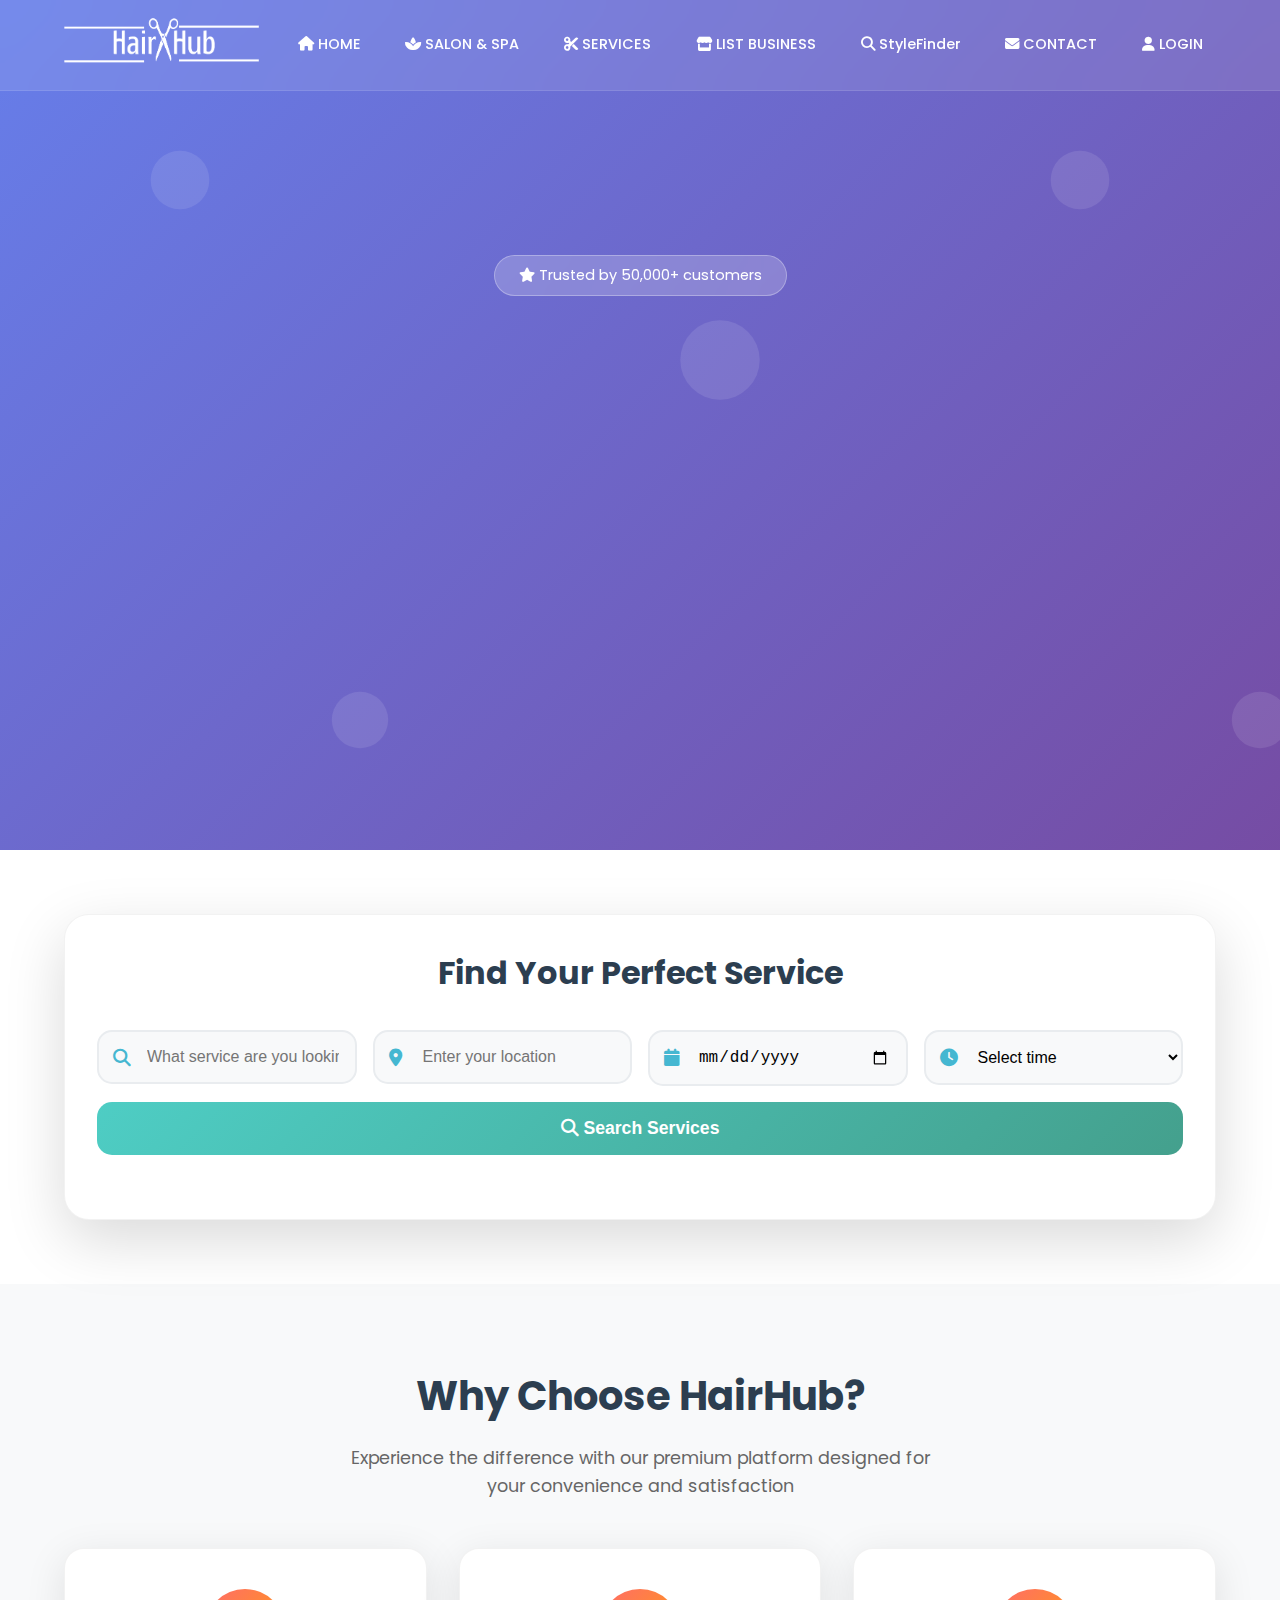
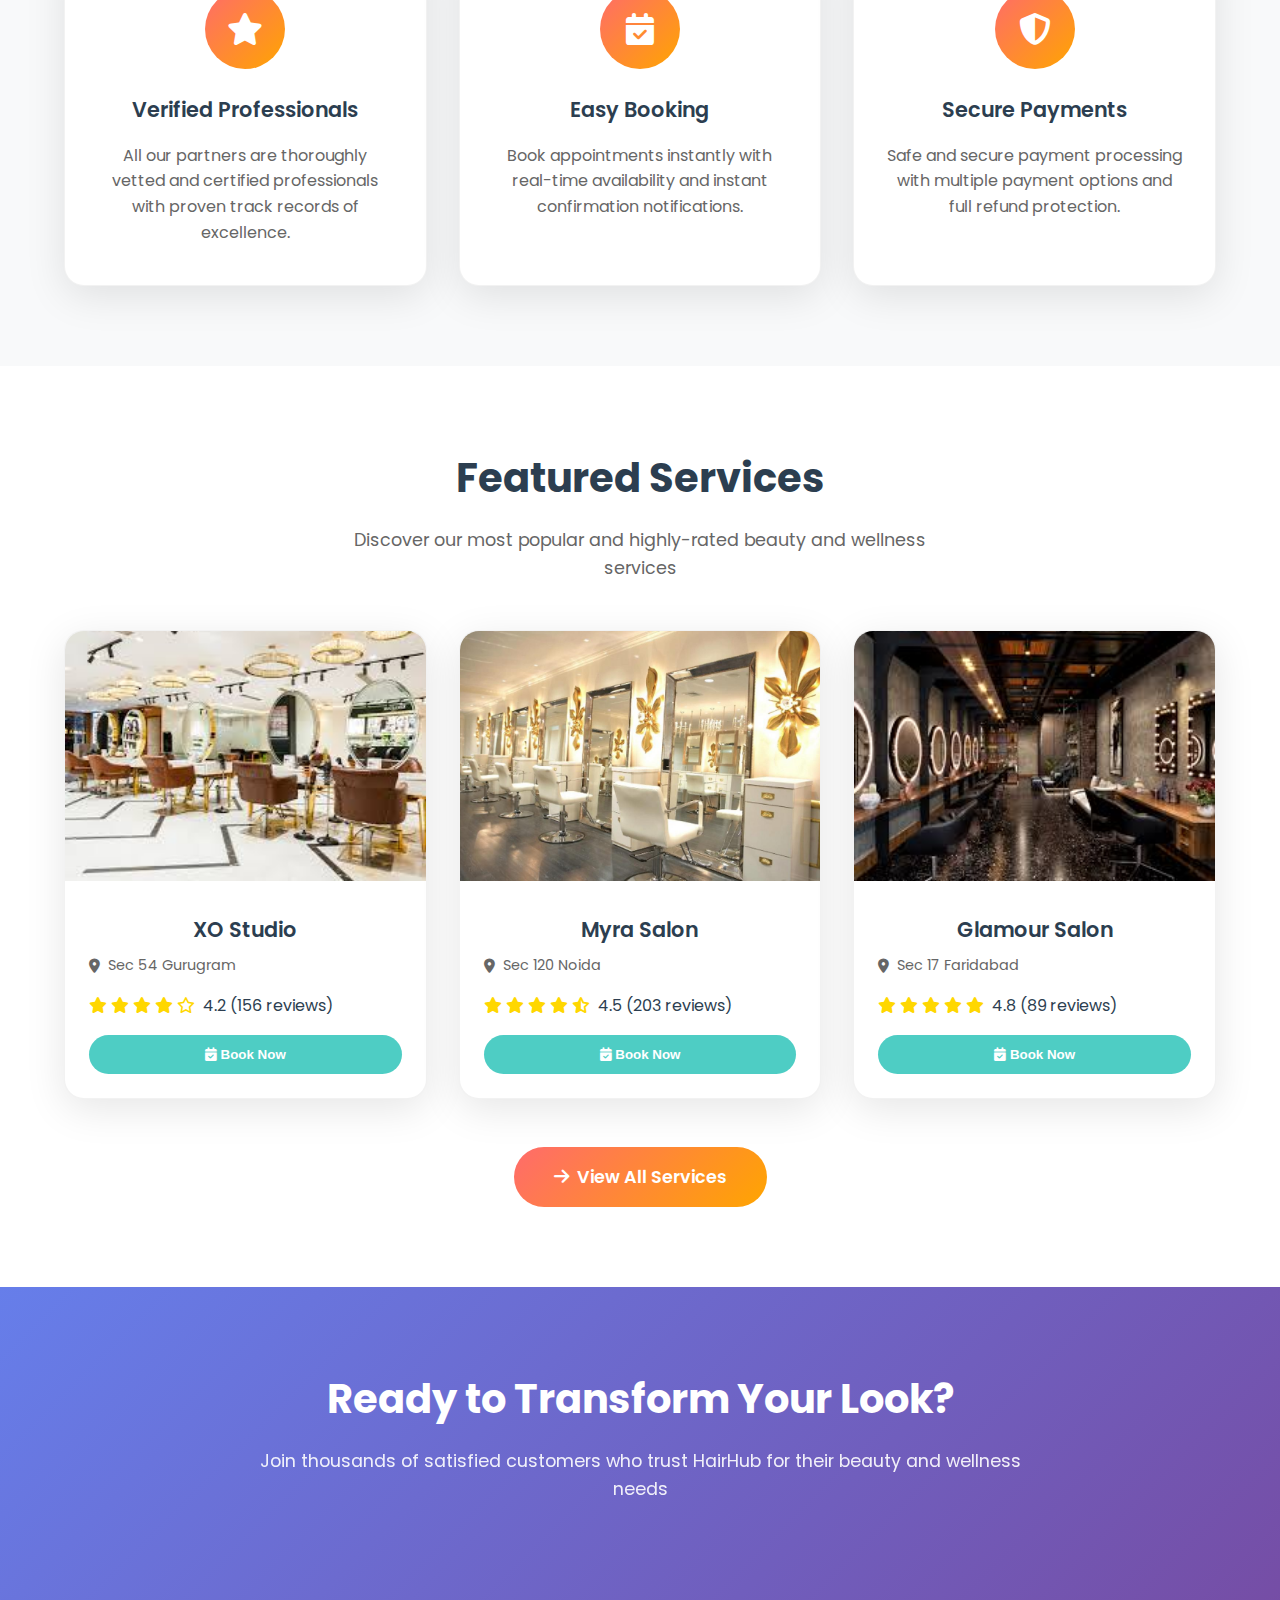
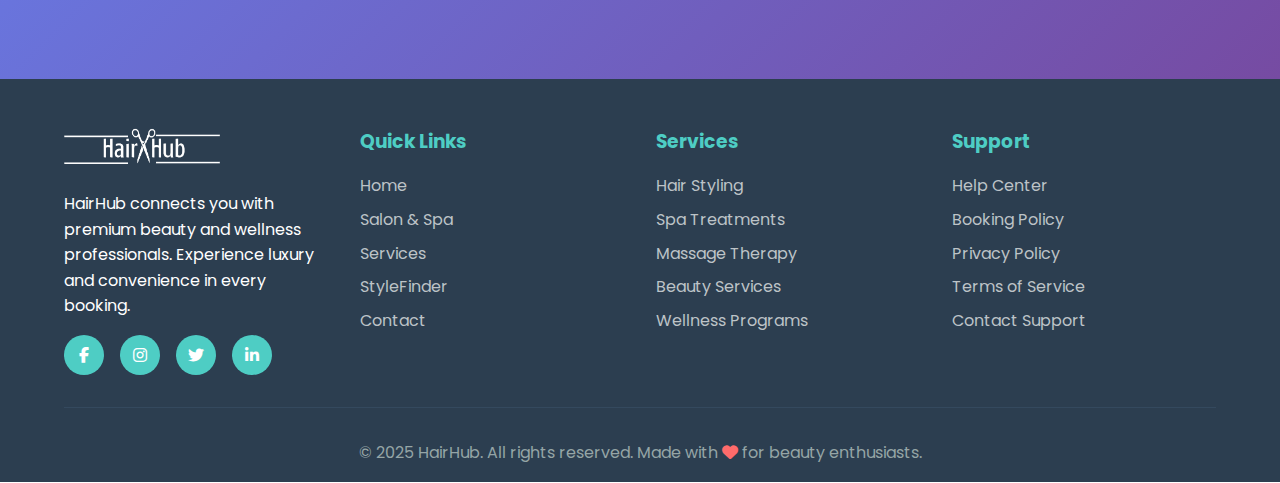
<file: index.html>
<!DOCTYPE html>
<html lang="en">

<head>
    <meta charset="UTF-8">
    <meta name="viewport" content="width=device-width, initial-scale=1.0">
    <title>HairHub - Book Premium Beauty & Wellness Services</title>
    <link href="https://fonts.googleapis.com/css2?family=Poppins:wght@300;400;500;600;700;800&display=swap" rel="stylesheet">
    <link rel="stylesheet" href="https://cdnjs.cloudflare.com/ajax/libs/font-awesome/6.4.0/css/all.min.css">
    <style>
        * {
            margin: 0;
            padding: 0;
            box-sizing: border-box;
        }

        :root {
            --primary: #ff6b6b;
            --secondary: #4ecdc4;
            --accent: #45b7d1;
            --dark: #2c3e50;
            --light: #f8f9fa;
            --gradient-1: linear-gradient(135deg, #667eea 0%, #764ba2 100%);
            --gradient-2: linear-gradient(135deg, #ff6b6b 0%, #ffa500 100%);
            --gradient-3: linear-gradient(135deg, #4ecdc4 0%, #44a08d 100%);
            --shadow: 0 10px 40px rgba(0,0,0,0.1);
            --shadow-hover: 0 20px 60px rgba(0,0,0,0.15);
        }

        body {
            font-family: 'Poppins', sans-serif;
            line-height: 1.6;
            color: var(--dark);
            overflow-x: hidden;
        }

        /* Animated Background */
        .animated-bg {
            position: fixed;
            top: 0;
            left: 0;
            width: 100%;
            height: 100%;
            background: var(--gradient-1);
            z-index: -2;
        }

        .animated-bg::before {
            content: '';
            position: absolute;
            top: 0;
            left: 0;
            width: 100%;
            height: 100%;
            background: url('data:image/svg+xml,<svg xmlns="http://www.w3.org/2000/svg" viewBox="0 0 100 100"><circle cx="20" cy="20" r="2" fill="rgba(255,255,255,0.1)"><animate attributeName="r" values="2;4;2" dur="3s" repeatCount="indefinite"/></circle><circle cx="80" cy="40" r="3" fill="rgba(255,255,255,0.1)"><animate attributeName="r" values="3;6;3" dur="4s" repeatCount="indefinite"/></circle><circle cx="40" cy="80" r="2" fill="rgba(255,255,255,0.1)"><animate attributeName="r" values="2;5;2" dur="5s" repeatCount="indefinite"/></circle></svg>');
            animation: float 20s ease-in-out infinite;
        }

        @keyframes float {
            0%, 100% { transform: translateY(0px) rotate(0deg); }
            50% { transform: translateY(-20px) rotate(180deg); }
        }

        /* Header */
        .header {
            position: fixed;
            top: 0;
            left: 0;
            right: 0;
            z-index: 1000;
            background: rgba(255,255,255,0.1);
            backdrop-filter: blur(20px);
            padding: 1rem 0;
            transition: all 0.3s ease;
            border-bottom: 1px solid rgba(255,255,255,0.1);
        }

        .header.scrolled {
            background: rgba(255,255,255,0.95);
            backdrop-filter: blur(25px);
            box-shadow: 0 2px 30px rgba(0,0,0,0.1);
        }

        .header.scrolled nav a {
            color: var(--dark);
        }

        .header.scrolled .logo {
            filter: brightness(1) invert(0);
        }

        nav {
            display: flex;
            justify-content: space-between;
            align-items: center;
            padding: 0 5%;
            max-width: 1400px;
            margin: 0 auto;
        }

        .logo {
            height: 50px;
            filter: brightness(0) invert(1);
            transition: all 0.3s ease;
        }

        .logo:hover {
            transform: scale(1.05);
        }

        .nav-links {
            display: flex;
            list-style: none;
            gap: 1.2rem;
        }

        .nav-links a {
            color: white;
            text-decoration: none;
            font-weight: 500;
            padding: 0.5rem 0.8rem;
            border-radius: 25px;
            transition: all 0.3s ease;
            position: relative;
            font-size: 0.9rem;
            white-space: nowrap;
        }

        .nav-links a:hover {
            background: rgba(255,255,255,0.2);
            transform: translateY(-2px);
        }

        .hamburger {
            display: none;
            flex-direction: column;
            cursor: pointer;
            gap: 4px;
        }

        .hamburger span {
            width: 25px;
            height: 3px;
            background: white;
            transition: 0.3s;
            border-radius: 2px;
        }

        /* Hero Section */
        .hero {
            min-height: 100vh;
            display: flex;
            align-items: center;
            justify-content: center;
            text-align: center;
            padding: 120px 5% 80px;
            position: relative;
        }

        .hero-content {
            max-width: 800px;
            color: white;
        }

        .hero-badge {
            display: inline-block;
            background: rgba(255,255,255,0.2);
            backdrop-filter: blur(10px);
            padding: 0.5rem 1.5rem;
            border-radius: 50px;
            font-size: 0.9rem;
            margin-bottom: 2rem;
            border: 1px solid rgba(255,255,255,0.3);
            animation: slideUp 1s ease forwards;
        }

        .hero-title {
            font-size: 4rem;
            font-weight: 800;
            margin-bottom: 1.5rem;
            line-height: 1.2;
            opacity: 0;
            animation: slideUp 1s ease 0.2s forwards;
        }

        .hero-subtitle {
            font-size: 1.3rem;
            margin-bottom: 3rem;
            opacity: 0.9;
            line-height: 1.6;
            opacity: 0;
            animation: slideUp 1s ease 0.4s forwards;
        }

        .hero-cta {
            display: flex;
            gap: 1rem;
            justify-content: center;
            flex-wrap: wrap;
            opacity: 0;
            animation: slideUp 1s ease 0.6s forwards;
        }

        .cta-btn {
            padding: 1rem 2.5rem;
            border: none;
            border-radius: 50px;
            font-size: 1.1rem;
            font-weight: 600;
            cursor: pointer;
            transition: all 0.3s ease;
            text-decoration: none;
            display: inline-flex;
            align-items: center;
            gap: 0.5rem;
        }

        .cta-primary {
            background: var(--gradient-2);
            color: white;
        }

        .cta-primary:hover {
            transform: translateY(-3px);
            box-shadow: 0 15px 40px rgba(255,107,107,0.4);
        }

        .cta-secondary {
            background: rgba(255,255,255,0.2);
            color: white;
            border: 2px solid rgba(255,255,255,0.3);
        }

        .cta-secondary:hover {
            background: rgba(255,255,255,0.3);
            transform: translateY(-3px);
        }

        /* Search Section */
        .search-section {
            background: white;
            padding: 4rem 5%;
            margin-top: -50px;
            position: relative;
            z-index: 10;
        }

        .search-container {
            max-width: 1200px;
            margin: 0 auto;
            background: white;
            padding: 2rem;
            border-radius: 25px;
            box-shadow: var(--shadow-hover);
            border: 1px solid rgba(0,0,0,0.05);
        }

        .search-title {
            text-align: center;
            font-size: 2rem;
            margin-bottom: 2rem;
            color: var(--dark);
        }

        .search-form {
            display: grid;
            grid-template-columns: repeat(auto-fit, minmax(250px, 1fr));
            gap: 1rem;
            margin-bottom: 2rem;
        }

        .search-field {
            position: relative;
        }

        .search-field i {
            position: absolute;
            left: 1rem;
            top: 50%;
            transform: translateY(-50%);
            color: var(--accent);
            font-size: 1.1rem;
        }

        .search-field input, .search-field select {
            width: 100%;
            padding: 1rem 1rem 1rem 3rem;
            border: 2px solid #e9ecef;
            border-radius: 15px;
            font-size: 1rem;
            transition: all 0.3s ease;
            background: #f8f9fa;
        }

        .search-field input:focus, .search-field select:focus {
            border-color: var(--accent);
            background: white;
            box-shadow: 0 0 20px rgba(69,183,209,0.2);
            outline: none;
        }

        .search-btn {
            grid-column: 1 / -1;
            background: var(--gradient-3);
            color: white;
            border: none;
            padding: 1rem 2rem;
            border-radius: 15px;
            font-size: 1.1rem;
            font-weight: 600;
            cursor: pointer;
            transition: all 0.3s ease;
        }

        .search-btn:hover {
            transform: translateY(-2px);
            box-shadow: 0 10px 30px rgba(78,205,196,0.4);
        }

        /* Features Section */
        .features {
            padding: 5rem 5%;
            background: var(--light);
        }

        .features-container {
            max-width: 1200px;
            margin: 0 auto;
            text-align: center;
        }

        .section-title {
            font-size: 2.5rem;
            margin-bottom: 1rem;
            color: var(--dark);
        }

        .section-subtitle {
            font-size: 1.1rem;
            color: #666;
            margin-bottom: 3rem;
            max-width: 600px;
            margin-left: auto;
            margin-right: auto;
        }

        .features-grid {
            display: grid;
            grid-template-columns: repeat(auto-fit, minmax(300px, 1fr));
            gap: 2rem;
        }

        .feature-card {
            background: white;
            padding: 2.5rem 2rem;
            border-radius: 20px;
            box-shadow: var(--shadow);
            transition: all 0.3s ease;
            border: 1px solid rgba(0,0,0,0.05);
        }

        .feature-card:hover {
            transform: translateY(-10px);
            box-shadow: var(--shadow-hover);
        }

        .feature-icon {
            width: 80px;
            height: 80px;
            background: var(--gradient-2);
            border-radius: 50%;
            display: flex;
            align-items: center;
            justify-content: center;
            margin: 0 auto 1.5rem;
            font-size: 2rem;
            color: white;
        }

        .feature-title {
            font-size: 1.3rem;
            font-weight: 600;
            margin-bottom: 1rem;
            color: var(--dark);
        }

        .feature-desc {
            color: #666;
            line-height: 1.6;
        }

        /* Services Preview */
        .services-preview {
            padding: 5rem 5%;
            background: white;
        }

        .services-container {
            max-width: 1400px;
            margin: 0 auto;
            text-align: center;
        }

        .services-grid {
            display: grid;
            grid-template-columns: repeat(auto-fit, minmax(350px, 1fr));
            gap: 2rem;
            margin-bottom: 3rem;
        }

        .service-card {
            background: white;
            border-radius: 20px;
            overflow: hidden;
            box-shadow: var(--shadow);
            transition: all 0.3s ease;
            border: 1px solid rgba(0,0,0,0.05);
        }

        .service-card:hover {
            transform: translateY(-10px);
            box-shadow: var(--shadow-hover);
        }

        .service-image {
            width: 100%;
            height: 250px;
            object-fit: cover;
            transition: transform 0.3s ease;
        }

        .service-card:hover .service-image {
            transform: scale(1.05);
        }

        .service-info {
            padding: 1.5rem;
        }

        .service-name {
            font-size: 1.3rem;
            font-weight: 600;
            margin-bottom: 0.5rem;
            color: var(--dark);
        }

        .service-location {
            color: #666;
            font-size: 0.9rem;
            margin-bottom: 1rem;
            display: flex;
            align-items: center;
            gap: 0.5rem;
        }

        .service-rating {
            display: flex;
            align-items: center;
            gap: 0.5rem;
            margin-bottom: 1rem;
        }

        .stars {
            color: #ffd700;
        }

        .book-btn {
            background: var(--secondary);
            color: white;
            border: none;
            padding: 0.75rem 1.5rem;
            border-radius: 25px;
            cursor: pointer;
            font-weight: 600;
            transition: all 0.3s ease;
            width: 100%;
        }

        .book-btn:hover {
            background: #45a49a;
            transform: translateY(-2px);
        }

        /* CTA Section */
        .cta-section {
            background: var(--gradient-1);
            padding: 5rem 5%;
            text-align: center;
            color: white;
        }

        .cta-content {
            max-width: 800px;
            margin: 0 auto;
        }

        .cta-title {
            font-size: 2.5rem;
            margin-bottom: 1rem;
            font-weight: 700;
        }

        .cta-desc {
            font-size: 1.1rem;
            margin-bottom: 2rem;
            opacity: 0.9;
        }

        /* Footer */
        .footer {
            background: var(--dark);
            color: white;
            padding: 3rem 5% 1rem;
        }

        .footer-content {
            display: grid;
            grid-template-columns: repeat(auto-fit, minmax(250px, 1fr));
            gap: 2rem;
            max-width: 1200px;
            margin: 0 auto;
        }

        .footer-section h3 {
            margin-bottom: 1rem;
            color: var(--secondary);
        }

        .footer-links {
            list-style: none;
        }

        .footer-links li {
            margin-bottom: 0.5rem;
        }

        .footer-links a {
            color: #bdc3c7;
            text-decoration: none;
            transition: color 0.3s ease;
        }

        .footer-links a:hover {
            color: var(--secondary);
        }

        .social-links {
            display: flex;
            gap: 1rem;
            margin-top: 1rem;
        }

        .social-link {
            width: 40px;
            height: 40px;
            background: var(--secondary);
            border-radius: 50%;
            display: flex;
            align-items: center;
            justify-content: center;
            color: white;
            transition: all 0.3s ease;
            text-decoration: none;
        }

        .social-link:hover {
            transform: translateY(-2px);
            background: var(--primary);
        }

        .footer-bottom {
            text-align: center;
            margin-top: 2rem;
            padding-top: 2rem;
            border-top: 1px solid #34495e;
            color: #95a5a6;
        }

        /* Animations */
        @keyframes slideUp {
            from {
                opacity: 0;
                transform: translateY(30px);
            }
            to {
                opacity: 1;
                transform: translateY(0);
            }
        }

        /* Responsive */
        @media (max-width: 768px) {
            .hamburger {
                display: flex;
            }

            .nav-links {
                position: fixed;
                top: 80px;
                right: -100%;
                width: 100%;
                height: calc(100vh - 80px);
                background: var(--gradient-1);
                flex-direction: column;
                justify-content: flex-start;
                align-items: center;
                padding-top: 2rem;
                transition: right 0.3s ease;
            }

            .nav-links.active {
                right: 0;
            }

            .hero-title {
                font-size: 2.5rem;
            }

            .hero-cta {
                flex-direction: column;
                align-items: center;
            }

            .search-form {
                grid-template-columns: 1fr;
            }

            .features-grid,
            .services-grid {
                grid-template-columns: 1fr;
            }
        }
    </style>
</head>

<body>
    <div class="animated-bg"></div>

    <!-- Header -->
    <header class="header" id="header">
        <nav>
            <a href="index.html">
                <img src="images/logo web.png" class="logo" alt="HairHub">
            </a>
            <div class="nav-links" id="navLinks">
                <a href="index.html"><i class="fas fa-home"></i> HOME</a>
                <a href="Salon.html"><i class="fas fa-spa"></i> SALON & SPA</a>
                <a href="Services.html"><i class="fas fa-cut"></i> SERVICES</a>
                <a href="List Your Business.html"><i class="fas fa-store"></i> LIST BUSINESS</a>
                <a href="StyleFinder.html"><i class="fas fa-search"></i> StyleFinder</a>
                <a href="contact.html"><i class="fas fa-envelope"></i> CONTACT</a>
                <a href="Login.html"><i class="fas fa-user"></i> LOGIN</a>
            </div>
            <div class="hamburger" id="hamburger" onclick="toggleMenu()">
                <span></span>
                <span></span>
                <span></span>
            </div>
        </nav>
    </header>

    <!-- Hero Section -->
    <section class="hero">
        <div class="hero-content">
            <div class="hero-badge">
                <i class="fas fa-star"></i> Trusted by 50,000+ customers
            </div>
            <h1 class="hero-title">Your Beauty Journey Starts Here</h1>
            <p class="hero-subtitle">Discover and book premium salon, spa, and wellness services with top-rated professionals in your area. Experience luxury at your fingertips.</p>
            <div class="hero-cta">
                <a href="#search" class="cta-btn cta-primary">
                    <i class="fas fa-search"></i> Find Services
                </a>
                <a href="Salon.html" class="cta-btn cta-secondary">
                    <i class="fas fa-play"></i> Explore Salons
                </a>
            </div>
        </div>
    </section>

    <!-- Search Section -->
    <section class="search-section" id="search">
        <div class="search-container">
            <h2 class="search-title">Find Your Perfect Service</h2>
            <div class="search-form">
                <div class="search-field">
                    <i class="fas fa-search"></i>
                    <input type="text" placeholder="What service are you looking for?" id="serviceInput">
                </div>
                <div class="search-field">
                    <i class="fas fa-map-marker-alt"></i>
                    <input type="text" placeholder="Enter your location" id="locationInput">
                </div>
                <div class="search-field">
                    <i class="fas fa-calendar"></i>
                    <input type="date" id="dateInput">
                </div>
                <div class="search-field">
                    <i class="fas fa-clock"></i>
                    <select id="timeInput">
                        <option value="">Select time</option>
                        <option value="morning">Morning (9AM - 12PM)</option>
                        <option value="afternoon">Afternoon (12PM - 5PM)</option>
                        <option value="evening">Evening (5PM - 9PM)</option>
                    </select>
                </div>
                <button class="search-btn" onclick="performSearch()">
                    <i class="fas fa-search"></i> Search Services
                </button>
            </div>
        </div>
    </section>

    <!-- Features Section -->
    <section class="features">
        <div class="features-container">
            <h2 class="section-title">Why Choose HairHub?</h2>
            <p class="section-subtitle">Experience the difference with our premium platform designed for your convenience and satisfaction</p>
            <div class="features-grid">
                <div class="feature-card">
                    <div class="feature-icon">
                        <i class="fas fa-star"></i>
                    </div>
                    <h3 class="feature-title">Verified Professionals</h3>
                    <p class="feature-desc">All our partners are thoroughly vetted and certified professionals with proven track records of excellence.</p>
                </div>
                <div class="feature-card">
                    <div class="feature-icon">
                        <i class="fas fa-calendar-check"></i>
                    </div>
                    <h3 class="feature-title">Easy Booking</h3>
                    <p class="feature-desc">Book appointments instantly with real-time availability and instant confirmation notifications.</p>
                </div>
                <div class="feature-card">
                    <div class="feature-icon">
                        <i class="fas fa-shield-alt"></i>
                    </div>
                    <h3 class="feature-title">Secure Payments</h3>
                    <p class="feature-desc">Safe and secure payment processing with multiple payment options and full refund protection.</p>
                </div>
            </div>
        </div>
    </section>

    <!-- Services Preview -->
    <section class="services-preview">
        <div class="services-container">
            <h2 class="section-title">Featured Services</h2>
            <p class="section-subtitle">Discover our most popular and highly-rated beauty and wellness services</p>
            <div class="services-grid">
                <div class="service-card">
                    <img src="images/salon1.jpeg" alt="XO Studio" class="service-image">
                    <div class="service-info">
                        <h3 class="service-name">XO Studio</h3>
                        <p class="service-location">
                            <i class="fas fa-map-marker-alt"></i> Sec 54 Gurugram
                        </p>
                        <div class="service-rating">
                            <div class="stars">
                                <i class="fas fa-star"></i>
                                <i class="fas fa-star"></i>
                                <i class="fas fa-star"></i>
                                <i class="fas fa-star"></i>
                                <i class="far fa-star"></i>
                            </div>
                            <span>4.2 (156 reviews)</span>
                        </div>
                        <button class="book-btn" onclick="bookService('XO Studio')">
                            <i class="fas fa-calendar-check"></i> Book Now
                        </button>
                    </div>
                </div>
                <div class="service-card">
                    <img src="images/salon2.jpg" alt="Myra Salon" class="service-image">
                    <div class="service-info">
                        <h3 class="service-name">Myra Salon</h3>
                        <p class="service-location">
                            <i class="fas fa-map-marker-alt"></i> Sec 120 Noida
                        </p>
                        <div class="service-rating">
                            <div class="stars">
                                <i class="fas fa-star"></i>
                                <i class="fas fa-star"></i>
                                <i class="fas fa-star"></i>
                                <i class="fas fa-star"></i>
                                <i class="fas fa-star-half-alt"></i>
                            </div>
                            <span>4.5 (203 reviews)</span>
                        </div>
                        <button class="book-btn" onclick="bookService('Myra Salon')">
                            <i class="fas fa-calendar-check"></i> Book Now
                        </button>
                    </div>
                </div>
                <div class="service-card">
                    <img src="images/salon3.jpeg" alt="Glamour Salon" class="service-image">
                    <div class="service-info">
                        <h3 class="service-name">Glamour Salon</h3>
                        <p class="service-location">
                            <i class="fas fa-map-marker-alt"></i> Sec 17 Faridabad
                        </p>
                        <div class="service-rating">
                            <div class="stars">
                                <i class="fas fa-star"></i>
                                <i class="fas fa-star"></i>
                                <i class="fas fa-star"></i>
                                <i class="fas fa-star"></i>
                                <i class="fas fa-star"></i>
                            </div>
                            <span>4.8 (89 reviews)</span>
                        </div>
                        <button class="book-btn" onclick="bookService('Glamour Salon')">
                            <i class="fas fa-calendar-check"></i> Book Now
                        </button>
                    </div>
                </div>
            </div>
            <a href="Salon.html" class="cta-btn cta-primary">
                <i class="fas fa-arrow-right"></i> View All Services
            </a>
        </div>
    </section>

    <!-- CTA Section -->
    <section class="cta-section">
        <div class="cta-content">
            <h2 class="cta-title">Ready to Transform Your Look?</h2>
            <p class="cta-desc">Join thousands of satisfied customers who trust HairHub for their beauty and wellness needs</p>
            <div class="hero-cta">
                <a href="Login.html" class="cta-btn cta-primary">
                    <i class="fas fa-user-plus"></i> Get Started
                </a>
                <a href="List Your Business.html" class="cta-btn cta-secondary">
                    <i class="fas fa-store"></i> List Your Business
                </a>
            </div>
        </div>
    </section>

    <!-- Footer -->
    <footer class="footer">
        <div class="footer-content">
            <div class="footer-section">
                <img src="images/logo web.png" alt="HairHub" style="height: 40px; filter: brightness(0) invert(1); margin-bottom: 1rem;">
                <p>HairHub connects you with premium beauty and wellness professionals. Experience luxury and convenience in every booking.</p>
                <div class="social-links">
                    <a href="#" class="social-link"><i class="fab fa-facebook-f"></i></a>
                    <a href="#" class="social-link"><i class="fab fa-instagram"></i></a>
                    <a href="#" class="social-link"><i class="fab fa-twitter"></i></a>
                    <a href="#" class="social-link"><i class="fab fa-linkedin-in"></i></a>
                </div>
            </div>
            <div class="footer-section">
                <h3>Quick Links</h3>
                <ul class="footer-links">
                    <li><a href="index.html">Home</a></li>
                    <li><a href="Salon.html">Salon & Spa</a></li>
                    <li><a href="Services.html">Services</a></li>
                    <li><a href="StyleFinder.html">StyleFinder</a></li>
                    <li><a href="contact.html">Contact</a></li>
                </ul>
            </div>
            <div class="footer-section">
                <h3>Services</h3>
                <ul class="footer-links">
                    <li><a href="#">Hair Styling</a></li>
                    <li><a href="#">Spa Treatments</a></li>
                    <li><a href="#">Massage Therapy</a></li>
                    <li><a href="#">Beauty Services</a></li>
                    <li><a href="#">Wellness Programs</a></li>
                </ul>
            </div>
            <div class="footer-section">
                <h3>Support</h3>
                <ul class="footer-links">
                    <li><a href="#">Help Center</a></li>
                    <li><a href="#">Booking Policy</a></li>
                    <li><a href="#">Privacy Policy</a></li>
                    <li><a href="#">Terms of Service</a></li>
                    <li><a href="#">Contact Support</a></li>
                </ul>
            </div>
        </div>
        <div class="footer-bottom">
            <p>&copy; 2025 HairHub. All rights reserved. Made with <i class="fas fa-heart" style="color: var(--primary);"></i> for beauty enthusiasts.</p>
        </div>
    </footer>

    <script>
        // Header scroll effect
        window.addEventListener('scroll', function() {
            const header = document.getElementById('header');
            if (window.scrollY > 50) {
                header.classList.add('scrolled');
            } else {
                header.classList.remove('scrolled');
            }
        });

        // Mobile menu toggle
        function toggleMenu() {
            const navLinks = document.getElementById('navLinks');
            const hamburger = document.getElementById('hamburger');
            navLinks.classList.toggle('active');
            hamburger.classList.toggle('active');
        }

        // Search functionality
        function performSearch() {
            const service = document.getElementById('serviceInput').value;
            const location = document.getElementById('locationInput').value;
            const date = document.getElementById('dateInput').value;
            const time = document.getElementById('timeInput').value;

            if (service || location) {
                alert(`Searching for: ${service || 'All services'} in ${location || 'Current location'}`);
                // Redirect to salon page with search parameters
                window.location.href = 'Salon.html';
            } else {
                alert('Please enter at least a service or location to search');
            }
        }

        // Book service
        function bookService(serviceName) {
            alert(`Booking ${serviceName}. Redirecting to booking page...`);
            // Here you would implement actual booking logic
        }

        // Smooth scrolling
        document.querySelectorAll('a[href^="#"]').forEach(anchor => {
            anchor.addEventListener('click', function (e) {
                e.preventDefault();
                const target = document.querySelector(this.getAttribute('href'));
                if (target) {
                    target.scrollIntoView({
                        behavior: 'smooth',
                        block: 'start'
                    });
                }
            });
        });

        // Close mobile menu when clicking outside
        document.addEventListener('click', function(event) {
            const navLinks = document.getElementById('navLinks');
            const hamburger = document.getElementById('hamburger');
            
            if (!navLinks.contains(event.target) && !hamburger.contains(event.target)) {
                navLinks.classList.remove('active');
                hamburger.classList.remove('active');
            }
        });
    </script>
</body>

</html>
</file>
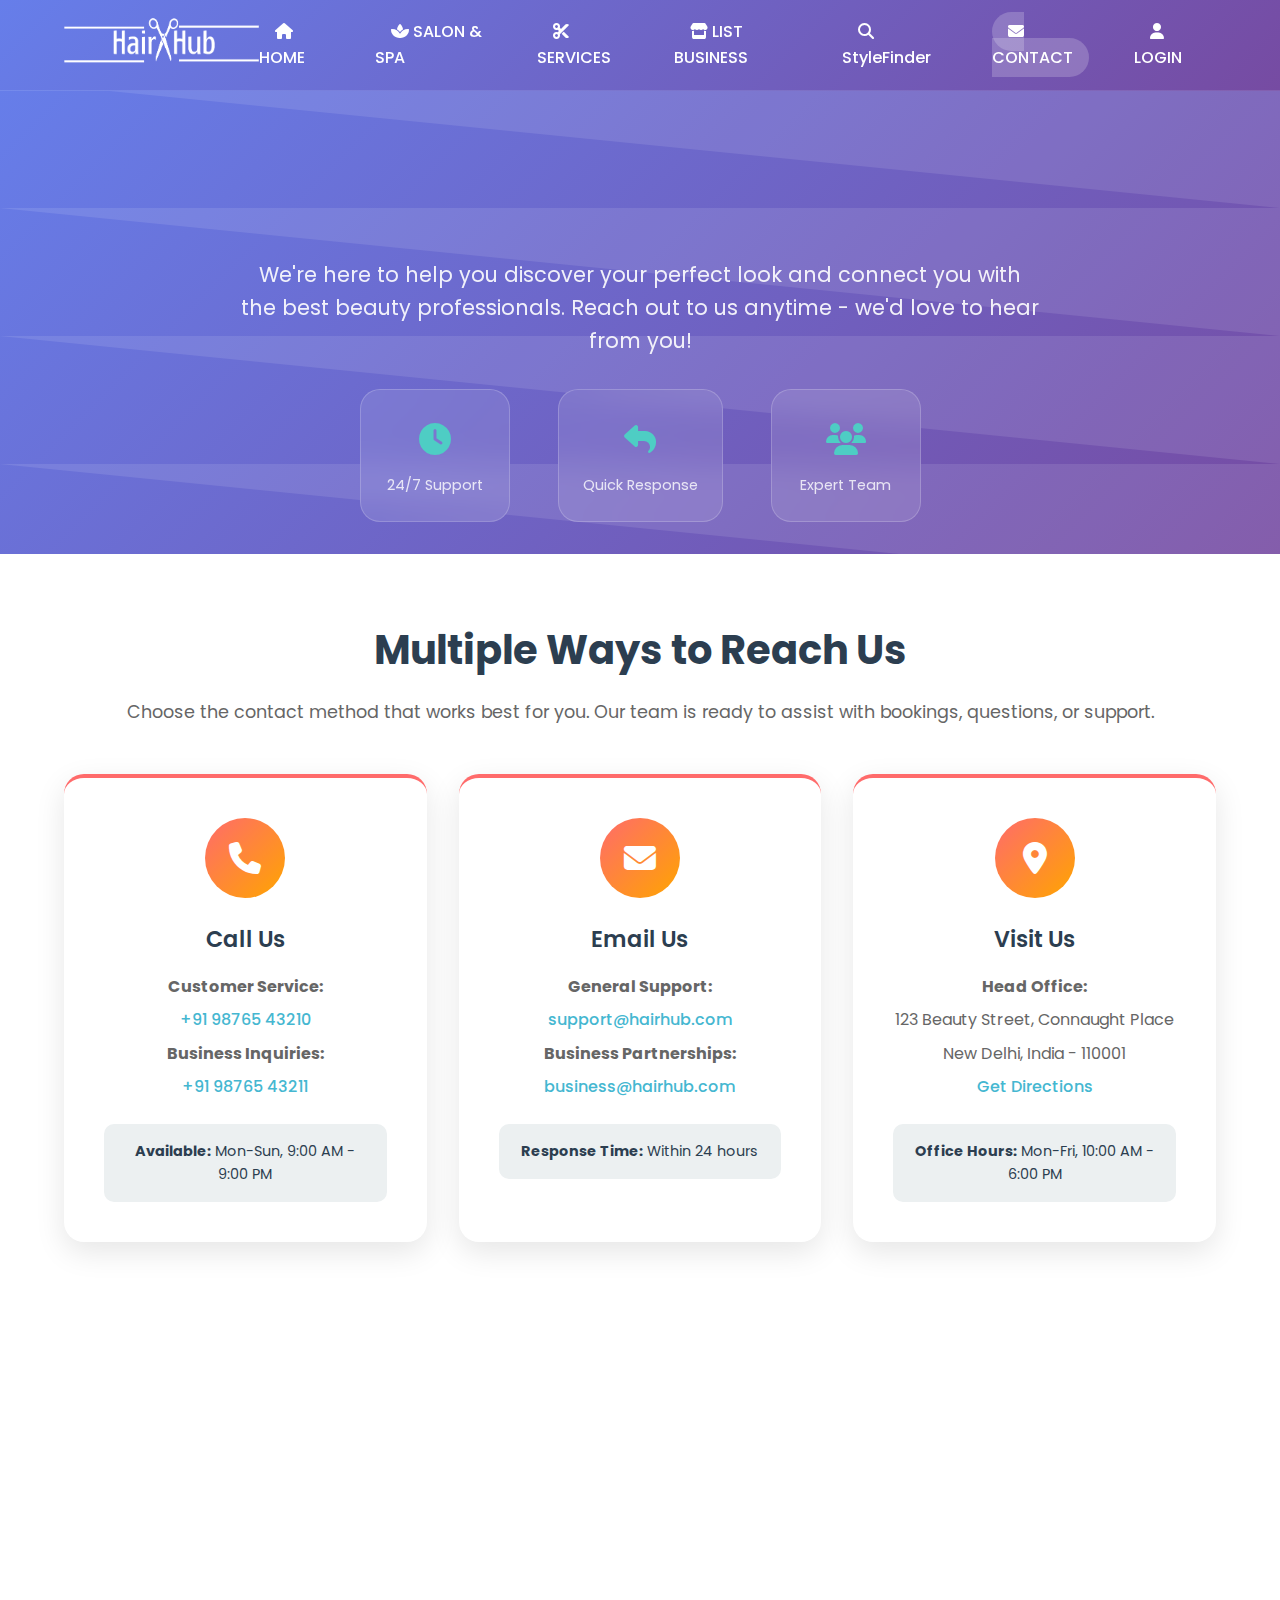
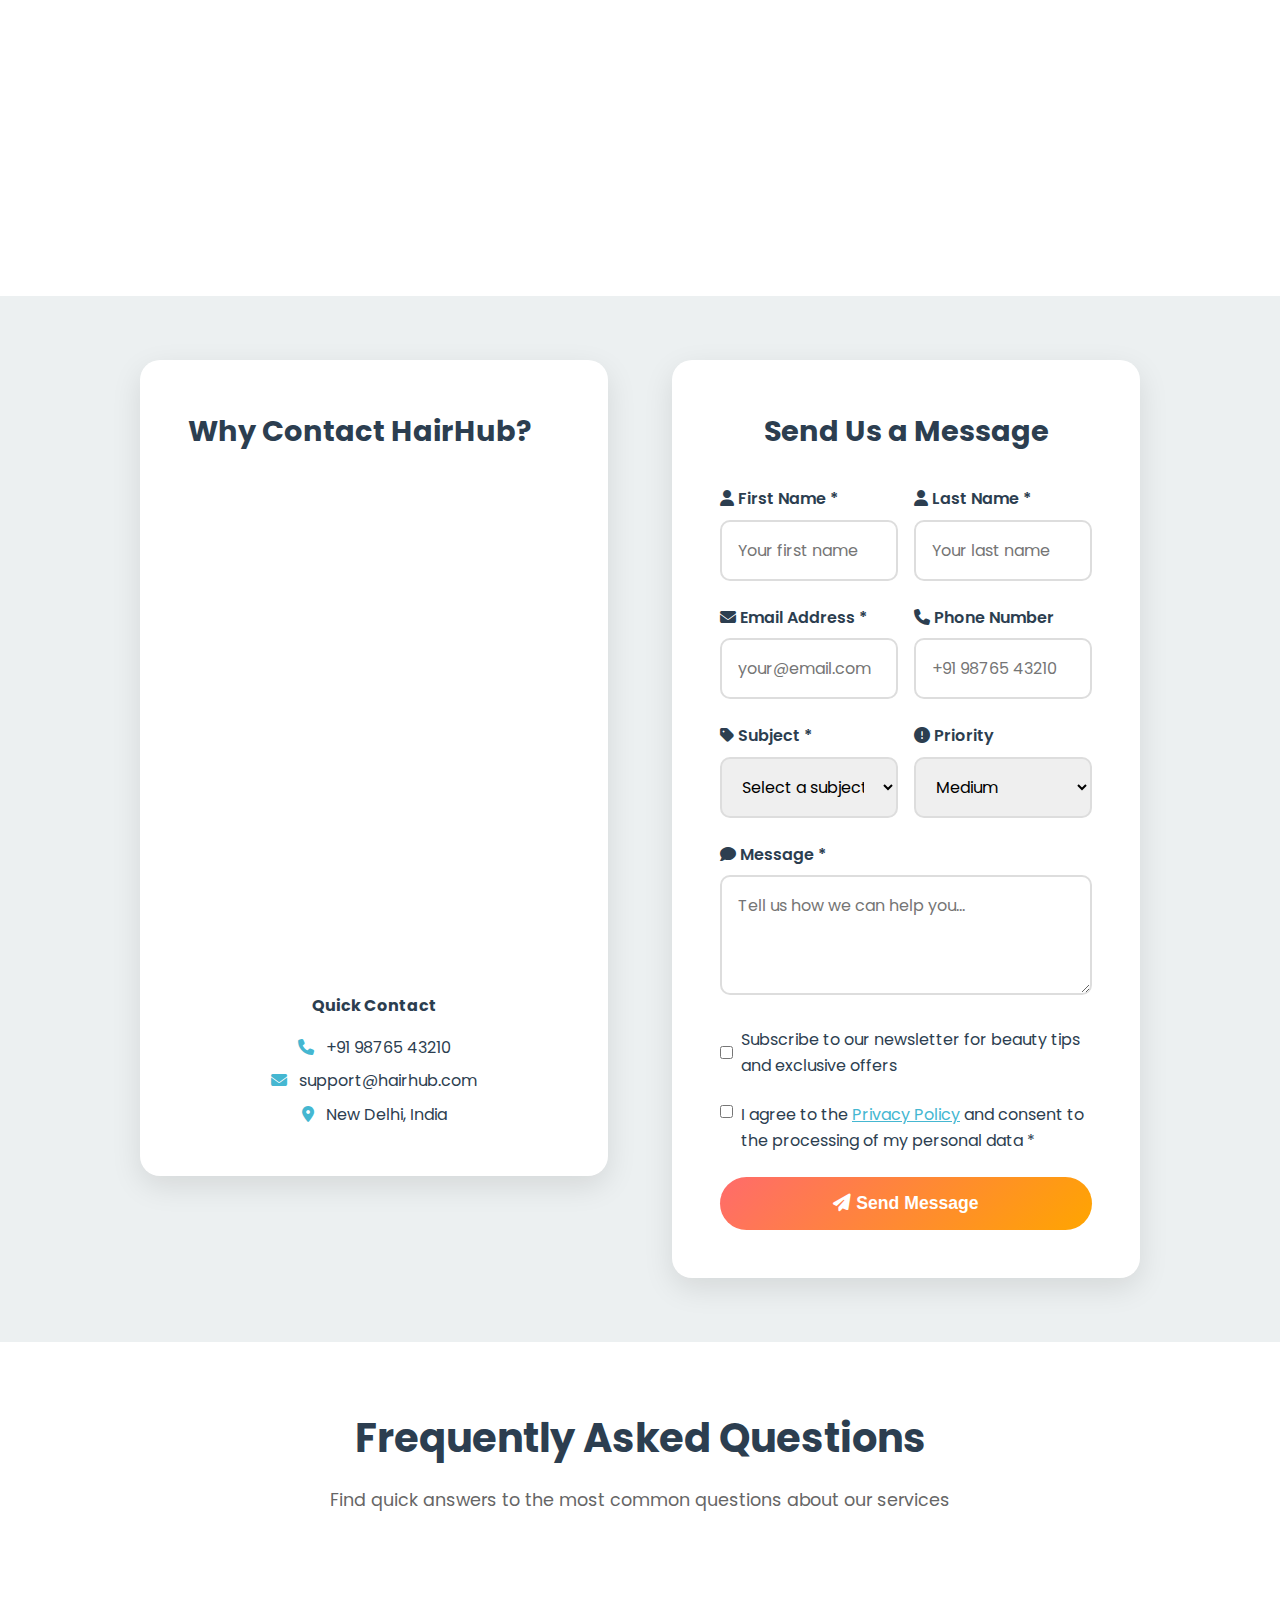
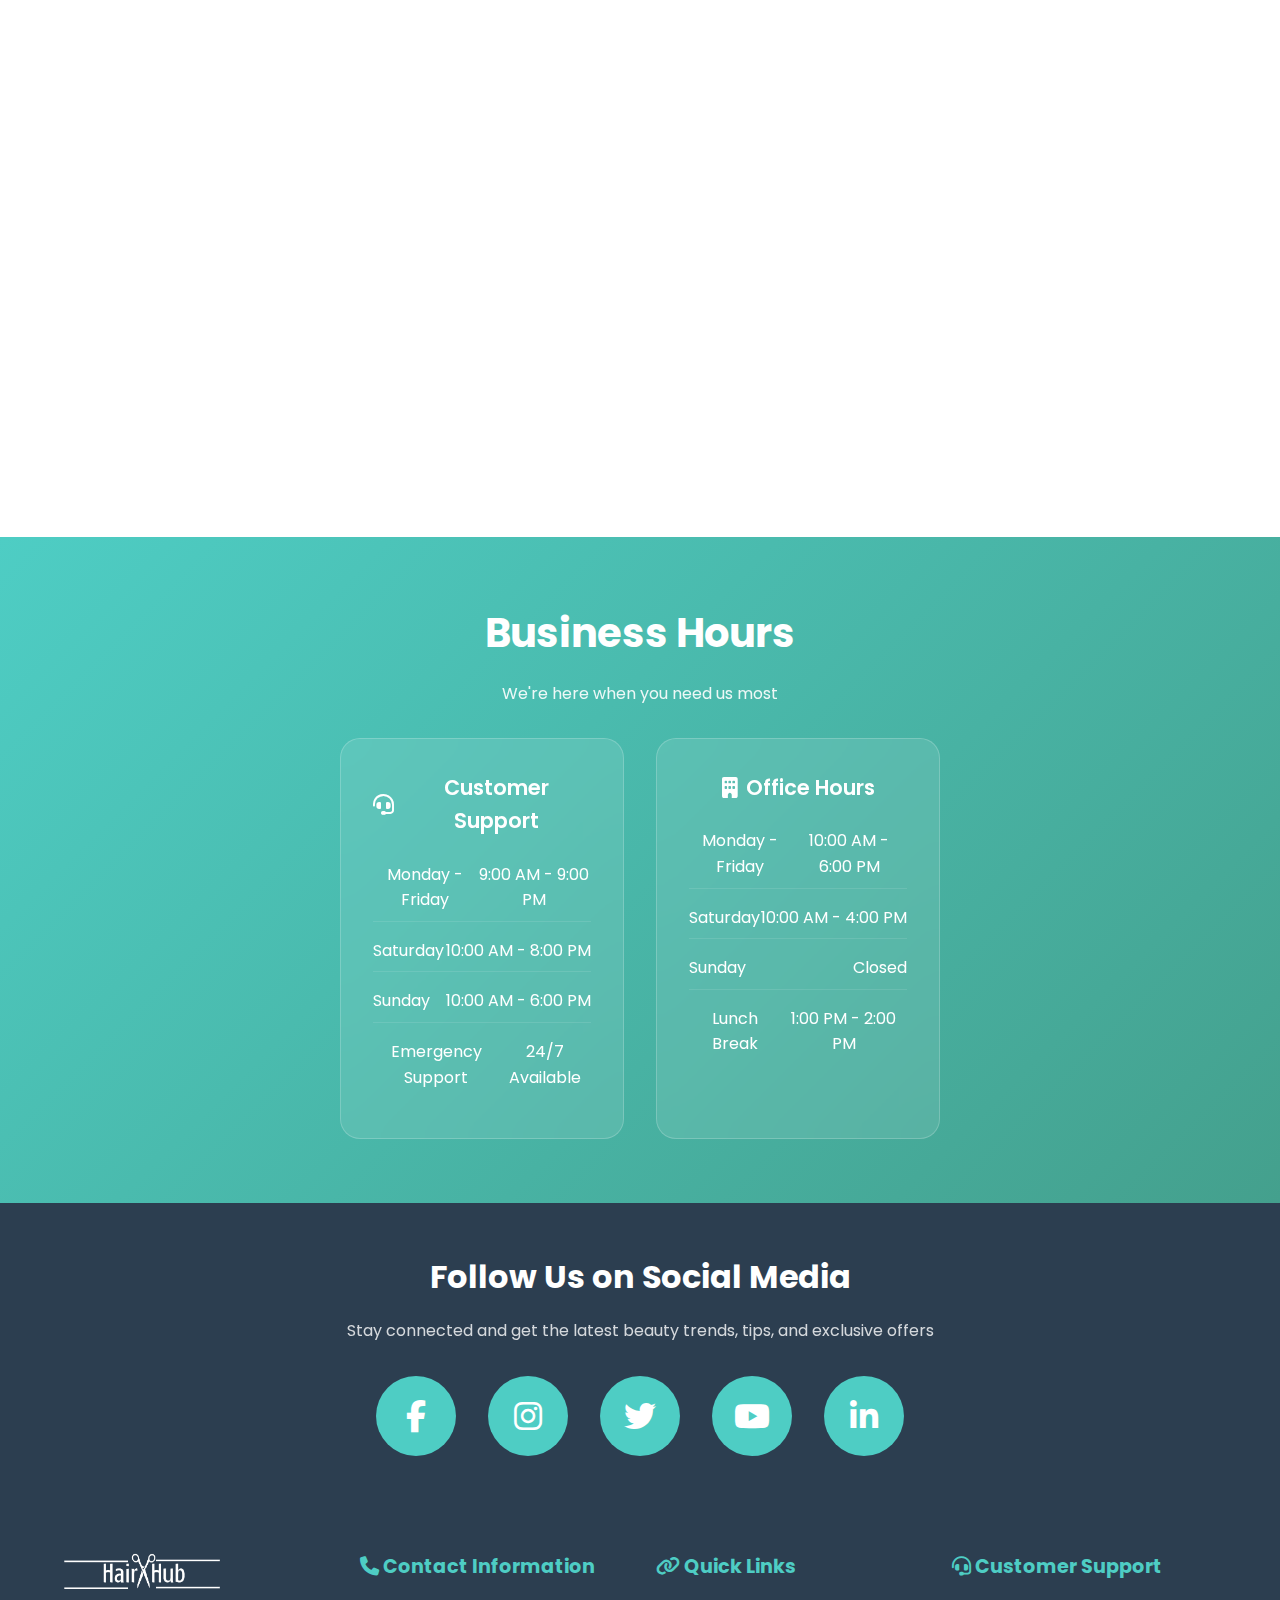
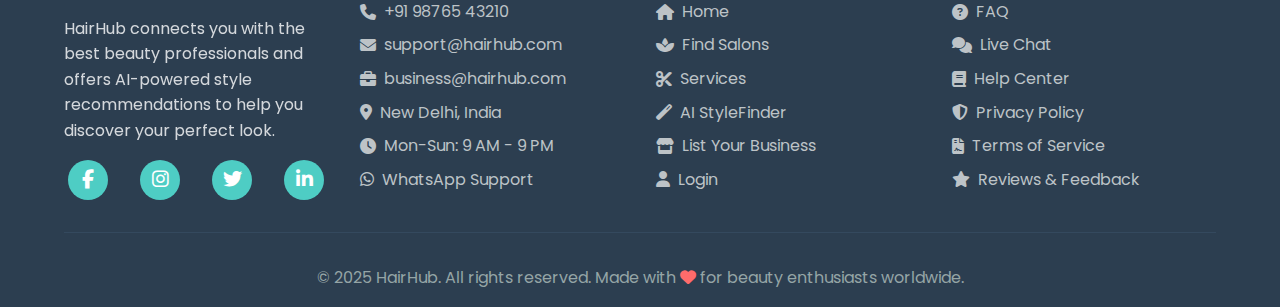
<file: contact.html>
<!DOCTYPE html>
<html lang="en">
<head>
    <meta charset="UTF-8">
    <meta name="viewport" content="width=device-width, initial-scale=1.0">
    <title>Contact HairHub - Get in Touch with Our Beauty Experts</title>
    <link href="https://fonts.googleapis.com/css2?family=Poppins:wght@100;200;300;400;500;600;700;800&display=swap" rel="stylesheet">
    <link rel="stylesheet" href="https://cdnjs.cloudflare.com/ajax/libs/font-awesome/6.4.0/css/all.min.css">
    <style>
        * {
            margin: 0;
            padding: 0;
            box-sizing: border-box;
        }

        :root {
            --primary-color: #ff6b6b;
            --secondary-color: #4ecdc4;
            --accent-color: #45b7d1;
            --dark-color: #2c3e50;
            --light-color: #ecf0f1;
            --gradient: linear-gradient(135deg, #667eea 0%, #764ba2 100%);
            --gradient-2: linear-gradient(135deg, #ff6b6b 0%, #ffa500 100%);
            --gradient-3: linear-gradient(135deg, #4ecdc4 0%, #44a08d 100%);
            --shadow: 0 10px 30px rgba(0,0,0,0.1);
            --hover-shadow: 0 20px 40px rgba(0,0,0,0.15);
            --success-color: #27ae60;
            --error-color: #e74c3c;
            --warning-color: #f39c12;
        }

        body {
            font-family: 'Poppins', sans-serif;
            line-height: 1.6;
            color: var(--dark-color);
            overflow-x: hidden;
            padding-top: 80px;
        }

        /* Animated Background */
        body::before {
            content: '';
            position: fixed;
            top: 0;
            left: 0;
            width: 100%;
            height: 100%;
            background: 
                radial-gradient(circle at 20% 80%, rgba(120, 119, 198, 0.3) 0%, transparent 50%),
                radial-gradient(circle at 80% 20%, rgba(255, 107, 107, 0.3) 0%, transparent 50%),
                radial-gradient(circle at 40% 40%, rgba(78, 205, 196, 0.2) 0%, transparent 50%);
            animation: backgroundShift 20s ease-in-out infinite;
            z-index: -1;
        }

        @keyframes backgroundShift {
            0%, 100% { opacity: 1; transform: scale(1) rotate(0deg); }
            50% { opacity: 0.8; transform: scale(1.1) rotate(2deg); }
        }

        /* Header */
        .header {
            position: fixed;
            top: 0;
            left: 0;
            right: 0;
            z-index: 1000;
            background: var(--gradient);
            backdrop-filter: blur(15px);
            padding: 1rem 0;
            transition: all 0.3s ease;
            border-bottom: 1px solid rgba(255, 255, 255, 0.1);
        }

        .header.scrolled {
            background: rgba(255, 255, 255, 0.95);
            backdrop-filter: blur(20px);
            box-shadow: 0 2px 20px rgba(0, 0, 0, 0.1);
        }

        .header.scrolled nav a {
            color: var(--dark-color);
        }

        .header.scrolled .logo-shine {
            filter: brightness(1) invert(0);
        }

        .header.scrolled .hamburger span {
            background: var(--dark-color);
        }

        nav {
            display: flex;
            justify-content: space-between;
            align-items: center;
            padding: 0 5%;
        }

        .logo-shine {
            height: 50px;
            filter: brightness(0) invert(1);
            transition: all 0.3s ease;
        }

        .nav-links {
            list-style: none;
            gap: 2rem;
        }

        .nav-links ul {
            display: flex;
            list-style: none;
            gap: 2rem;
        }

        .nav-links a {
            color: white;
            text-decoration: none;
            font-weight: 500;
            padding: 0.5rem 1rem;
            border-radius: 25px;
            transition: all 0.3s ease;
        }

        .nav-links a:hover, .nav-links a.active {
            background: rgba(255,255,255,0.2);
            transform: translateY(-2px);
        }

        .hamburger {
            display: none;
            flex-direction: column;
            cursor: pointer;
            gap: 4px;
            z-index: 1001;
        }

        .hamburger span {
            width: 25px;
            height: 3px;
            background: white;
            transition: 0.3s;
            border-radius: 2px;
        }

        /* Hamburger animation */
        .hamburger.active span:nth-child(1) {
            transform: rotate(45deg) translate(5px, 5px);
        }

        .hamburger.active span:nth-child(2) {
            opacity: 0;
        }

        .hamburger.active span:nth-child(3) {
            transform: rotate(-45deg) translate(7px, -6px);
        }


        /* Hero Section */
        .hero-section {
            background: var(--gradient);
            padding: 4rem 5% 2rem;
            color: white;
            text-align: center;
            position: relative;
            overflow: hidden;
        }

        .hero-section::before {
            content: '';
            position: absolute;
            top: 0;
            left: 0;
            right: 0;
            bottom: 0;
            background: url('data:image/svg+xml,<svg xmlns="http://www.w3.org/2000/svg" viewBox="0 0 1000 100" fill="rgba(255,255,255,0.1)"><polygon points="0,0 1000,100 1000,0"/></svg>');
            pointer-events: none;
        }

        .hero-content {
            max-width: 800px;
            margin: 0 auto;
            position: relative;
            z-index: 1;
        }

        .hero-title {
            font-size: 3.5rem;
            font-weight: 700;
            margin-bottom: 1.5rem;
            opacity: 0;
            animation: slideUp 1s ease forwards;
        }

        .hero-subtitle {
            font-size: 1.3rem;
            margin-bottom: 2rem;
            opacity: 0.9;
            animation: slideUp 1s ease 0.3s forwards;
        }

        .hero-stats {
            display: flex;
            justify-content: center;
            gap: 3rem;
            margin-top: 2rem;
            flex-wrap: wrap;
        }

        .hero-stat {
            text-align: center;
            background: rgba(255, 255, 255, 0.1);
            padding: 1.5rem;
            border-radius: 20px;
            backdrop-filter: blur(15px);
            border: 1px solid rgba(255, 255, 255, 0.2);
            min-width: 150px;
        }

        .stat-icon {
            font-size: 2rem;
            margin-bottom: 0.5rem;
            color: var(--secondary-color);
        }

        .stat-label {
            font-size: 0.9rem;
            opacity: 0.8;
        }

        /* Contact Methods Section */
        .contact-methods {
            padding: 4rem 5%;
            background: white;
        }

        .methods-container {
            max-width: 1200px;
            margin: 0 auto;
        }

        .section-title {
            text-align: center;
            font-size: 2.5rem;
            font-weight: 700;
            margin-bottom: 1rem;
            color: var(--dark-color);
        }

        .section-subtitle {
            text-align: center;
            font-size: 1.1rem;
            color: #666;
            margin-bottom: 3rem;
        }

        .methods-grid {
            display: grid;
            grid-template-columns: repeat(auto-fit, minmax(300px, 1fr));
            gap: 2rem;
            margin-bottom: 4rem;
        }

        .method-card {
            background: white;
            padding: 2.5rem;
            border-radius: 20px;
            box-shadow: var(--shadow);
            text-align: center;
            transition: all 0.3s ease;
            border-top: 4px solid var(--primary-color);
        }

        .method-card:hover {
            transform: translateY(-10px);
            box-shadow: var(--hover-shadow);
        }

        .method-icon {
            width: 80px;
            height: 80px;
            background: var(--gradient-2);
            border-radius: 50%;
            display: flex;
            align-items: center;
            justify-content: center;
            margin: 0 auto 1.5rem;
            color: white;
            font-size: 2rem;
        }

        .method-title {
            font-size: 1.4rem;
            font-weight: 600;
            margin-bottom: 1rem;
            color: var(--dark-color);
        }

        .method-info {
            margin-bottom: 1.5rem;
        }

        .method-info p {
            margin-bottom: 0.5rem;
            color: #666;
        }

        .method-info a {
            color: var(--accent-color);
            text-decoration: none;
            font-weight: 500;
            transition: color 0.3s ease;
        }

        .method-info a:hover {
            color: var(--primary-color);
        }

        .method-availability {
            background: var(--light-color);
            padding: 1rem;
            border-radius: 10px;
            font-size: 0.9rem;
            color: var(--dark-color);
        }

        /* Contact Form Section */
        .contact-form-section {
            padding: 4rem 5%;
            background: var(--light-color);
        }

        .form-container {
            max-width: 1000px;
            margin: 0 auto;
            display: grid;
            grid-template-columns: 1fr 1fr;
            gap: 4rem;
            align-items: start;
        }

        .form-info {
            background: white;
            padding: 3rem;
            border-radius: 20px;
            box-shadow: var(--shadow);
        }

        .info-title {
            font-size: 1.8rem;
            font-weight: 700;
            margin-bottom: 1.5rem;
            color: var(--dark-color);
        }

        .info-list {
            list-style: none;
            margin-bottom: 2rem;
        }

        .info-item {
            display: flex;
            align-items: center;
            gap: 1rem;
            margin-bottom: 1rem;
            padding: 1rem;
            background: var(--light-color);
            border-radius: 10px;
            transition: all 0.3s ease;
        }

        .info-item:hover {
            background: rgba(69, 183, 209, 0.1);
            transform: translateX(5px);
        }

        .info-icon {
            width: 40px;
            height: 40px;
            background: var(--accent-color);
            border-radius: 50%;
            display: flex;
            align-items: center;
            justify-content: center;
            color: white;
            font-size: 1.1rem;
        }

        .contact-form {
            background: white;
            padding: 3rem;
            border-radius: 20px;
            box-shadow: var(--shadow);
            position: relative;
        }

        .form-title {
            font-size: 1.8rem;
            font-weight: 700;
            margin-bottom: 2rem;
            color: var(--dark-color);
            text-align: center;
        }

        .form-group {
            margin-bottom: 1.5rem;
        }

        .form-label {
            display: block;
            margin-bottom: 0.5rem;
            font-weight: 600;
            color: var(--dark-color);
        }

        .form-input, .form-select, .form-textarea {
            width: 100%;
            padding: 1rem;
            border: 2px solid #ddd;
            border-radius: 10px;
            font-size: 1rem;
            transition: all 0.3s ease;
            font-family: 'Poppins', sans-serif;
        }

        .form-input:focus, .form-select:focus, .form-textarea:focus {
            border-color: var(--accent-color);
            box-shadow: 0 0 15px rgba(69, 183, 209, 0.2);
            outline: none;
            transform: translateY(-2px);
        }

        .form-input.error, .form-select.error, .form-textarea.error {
            border-color: var(--error-color);
            background: rgba(231, 76, 60, 0.05);
        }

        .form-input.success, .form-select.success, .form-textarea.success {
            border-color: var(--success-color);
            background: rgba(39, 174, 96, 0.05);
        }

        .form-textarea {
            min-height: 120px;
            resize: vertical;
        }

        .form-row {
            display: grid;
            grid-template-columns: 1fr 1fr;
            gap: 1rem;
        }

        .error-message {
            color: var(--error-color);
            font-size: 0.85rem;
            margin-top: 0.5rem;
            display: none;
        }

        .error-message.show {
            display: block;
        }

        .success-message {
            background: rgba(39, 174, 96, 0.1);
            color: var(--success-color);
            padding: 1rem;
            border-radius: 10px;
            margin-bottom: 1rem;
            border-left: 4px solid var(--success-color);
            display: none;
        }

        .success-message.show {
            display: block;
            animation: slideIn 0.5s ease;
        }

        .form-submit {
            background: var(--gradient-2);
            color: white;
            border: none;
            padding: 1rem 2.5rem;
            border-radius: 50px;
            font-size: 1.1rem;
            font-weight: 600;
            cursor: pointer;
            transition: all 0.3s ease;
            width: 100%;
            position: relative;
            overflow: hidden;
        }

        .form-submit::before {
            content: '';
            position: absolute;
            top: 50%;
            left: 50%;
            width: 0;
            height: 0;
            background: rgba(255, 255, 255, 0.2);
            border-radius: 50%;
            transform: translate(-50%, -50%);
            transition: width 0.6s, height 0.6s;
        }

        .form-submit:hover::before {
            width: 300px;
            height: 300px;
        }

        .form-submit:hover {
            transform: translateY(-3px);
            box-shadow: 0 10px 30px rgba(255, 107, 107, 0.4);
        }

        .form-submit.loading {
            pointer-events: none;
            opacity: 0.8;
        }

        /* FAQ Section */
        .faq-section {
            padding: 4rem 5%;
            background: white;
        }

        .faq-container {
            max-width: 800px;
            margin: 0 auto;
        }

        .faq-item {
            background: white;
            border-radius: 15px;
            margin-bottom: 1rem;
            box-shadow: var(--shadow);
            overflow: hidden;
            border-left: 4px solid var(--accent-color);
        }

        .faq-question {
            padding: 1.5rem;
            background: white;
            border: none;
            width: 100%;
            text-align: left;
            font-size: 1.1rem;
            font-weight: 600;
            cursor: pointer;
            display: flex;
            justify-content: space-between;
            align-items: center;
            transition: all 0.3s ease;
            color: var(--dark-color);
        }

        .faq-question:hover {
            background: var(--light-color);
        }

        .faq-answer {
            padding: 0 1.5rem;
            max-height: 0;
            overflow: hidden;
            transition: all 0.3s ease;
            color: #666;
            line-height: 1.6;
        }

        .faq-answer.active {
            max-height: 200px;
            padding: 0 1.5rem 1.5rem;
        }

        .faq-icon {
            transition: transform 0.3s ease;
            color: var(--accent-color);
        }

        .faq-item.active .faq-icon {
            transform: rotate(180deg);
        }

        /* Business Hours Section */
        .hours-section {
            padding: 4rem 5%;
            background: var(--gradient-3);
            color: white;
            text-align: center;
        }

        .hours-container {
            max-width: 600px;
            margin: 0 auto;
        }

        .hours-grid {
            display: grid;
            grid-template-columns: repeat(auto-fit, minmax(250px, 1fr));
            gap: 2rem;
            margin-top: 2rem;
        }

        .hours-card {
            background: rgba(255, 255, 255, 0.1);
            backdrop-filter: blur(15px);
            padding: 2rem;
            border-radius: 20px;
            border: 1px solid rgba(255, 255, 255, 0.2);
        }

        .hours-title {
            font-size: 1.3rem;
            font-weight: 600;
            margin-bottom: 1rem;
            display: flex;
            align-items: center;
            justify-content: center;
            gap: 0.5rem;
        }

        .hours-list {
            list-style: none;
        }

        .hours-list li {
            display: flex;
            justify-content: space-between;
            margin-bottom: 0.5rem;
            padding: 0.5rem 0;
            border-bottom: 1px solid rgba(255, 255, 255, 0.1);
        }

        .hours-list li:last-child {
            border-bottom: none;
        }

        /* Social Media Section */
        .social-section {
            padding: 3rem 5%;
            background: var(--dark-color);
            color: white;
            text-align: center;
        }

        .social-container {
            max-width: 600px;
            margin: 0 auto;
        }

        .social-title {
            font-size: 2rem;
            font-weight: 700;
            margin-bottom: 1rem;
        }

        .social-subtitle {
            margin-bottom: 2rem;
            opacity: 0.8;
        }

        .social-links {
            display: flex;
            justify-content: center;
            gap: 2rem;
            flex-wrap: wrap;
        }

        .social-link {
            width: 80px;
            height: 80px;
            background: var(--secondary-color);
            border-radius: 50%;
            display: flex;
            align-items: center;
            justify-content: center;
            color: white;
            font-size: 2rem;
            text-decoration: none;
            transition: all 0.3s ease;
        }

        .social-link:hover {
            transform: translateY(-5px) scale(1.1);
            background: var(--primary-color);
            box-shadow: 0 10px 30px rgba(255, 107, 107, 0.4);
        }

        .social-link.facebook:hover { background: #3b5998; }
        .social-link.instagram:hover { background: #e4405f; }
        .social-link.twitter:hover { background: #1da1f2; }
        .social-link.youtube:hover { background: #ff0000; }
        .social-link.linkedin:hover { background: #0077b5; }

        /* Footer */
        .footer {
            background: var(--dark-color);
            color: white;
            padding: 3rem 5% 1rem;
        }

        .footer-content {
            display: grid;
            grid-template-columns: repeat(auto-fit, minmax(250px, 1fr));
            gap: 2rem;
            max-width: 1200px;
            margin: 0 auto;
        }

        .footer-section h3 {
            margin-bottom: 1rem;
            color: var(--secondary-color);
            font-size: 1.2rem;
        }

        .footer-section p {
            line-height: 1.6;
            opacity: 0.8;
            margin-bottom: 1rem;
        }

        .footer-links {
            list-style: none;
        }

        .footer-links li {
            margin-bottom: 0.5rem;
        }

        .footer-links a {
            color: #bdc3c7;
            text-decoration: none;
            transition: all 0.3s ease;
            display: flex;
            align-items: center;
            gap: 0.5rem;
        }

        .footer-links a:hover {
            color: var(--secondary-color);
            transform: translateX(5px);
        }

        .footer-bottom {
            text-align: center;
            margin-top: 2rem;
            padding-top: 2rem;
            border-top: 1px solid #34495e;
            color: #95a5a6;
        }

        /* Loading Spinner */
        .spinner {
            display: inline-block;
            width: 20px;
            height: 20px;
            border: 2px solid rgba(255, 255, 255, 0.3);
            border-radius: 50%;
            border-top-color: white;
            animation: spin 0.8s ease-in-out infinite;
            margin-right: 0.5rem;
        }

        @keyframes spin {
            to { transform: rotate(360deg); }
        }

        /* Animations */
        @keyframes slideUp {
            to {
                opacity: 1;
                transform: translateY(0);
            }
            from {
                opacity: 0;
                transform: translateY(30px);
            }
        }

        @keyframes slideIn {
            from {
                opacity: 0;
                transform: translateY(-10px);
            }
            to {
                opacity: 1;
                transform: translateY(0);
            }
        }

        /* Responsive Design */
        @media (max-width: 768px) {
            body {
                padding-top: 70px;
            }

            .hamburger {
                display: flex;
            }

            .nav-links {
                position: fixed;
                top: 0;
                right: -200px;
                width: 200px;
                height: 100vh;
                background: var(--primary-color);
                flex-direction: column;
                text-align: left;
                transition: 0.5s;
                z-index: 999;
            }

            .nav-links ul {
                flex-direction: column;
                padding: 30px;
                gap: 20px;
            }

            .nav-links.active {
                right: 0;
            }

            .hero-title {
                font-size: 2.5rem;
            }

            .hero-stats {
                flex-direction: column;
                gap: 1rem;
            }

            .methods-grid {
                grid-template-columns: 1fr;
            }

            .form-container {
                grid-template-columns: 1fr;
                gap: 2rem;
            }

            .form-row {
                grid-template-columns: 1fr;
            }

            .hours-grid {
                grid-template-columns: 1fr;
            }

            .social-links {
                gap: 1rem;
            }

            .social-link {
                width: 60px;
                height: 60px;
                font-size: 1.5rem;
            }

            .hero-section,
            .contact-methods,
            .contact-form-section,
            .faq-section,
            .hours-section,
            .social-section {
                padding: 3rem 3%;
            }
        }

        @media (max-width: 480px) {
            .hero-title {
                font-size: 2rem;
            }

            .section-title {
                font-size: 2rem;
            }

            .method-card,
            .form-info,
            .contact-form {
                padding: 2rem;
            }

            .social-link {
                width: 50px;
                height: 50px;
                font-size: 1.2rem;
            }
        }

        /* Accessibility */
        @media (prefers-reduced-motion: reduce) {
            * {
                animation-duration: 0.01ms !important;
                animation-iteration-count: 1 !important;
                transition-duration: 0.01ms !important;
            }
        }

        /* Print Styles */
        @media print {
            .header,
            .social-section,
            .footer {
                display: none;
            }
            
            body {
                padding-top: 0;
                background: white;
            }
            
            .contact-methods,
            .contact-form-section {
                background: white;
                box-shadow: none;
            }
        }
    </style>
</head>

<body>
    <!-- Header -->
    <header class="header" id="header">
        <nav>
            <a href="index.html">
                <img src="images/logo web.png" class="logo-shine" alt="HairHub">
            </a>
            <div class="nav-links" id="navLinks">
                <ul>
                    <li><a href="index.html"><i class="fas fa-home"></i> HOME</a></li>
                    <li><a href="Salon.html"><i class="fas fa-spa"></i> SALON & SPA</a></li>
                    <li><a href="Services.html"><i class="fas fa-cut"></i> SERVICES</a></li>
                    <li><a href="List Your Business.html"><i class="fas fa-store"></i> LIST BUSINESS</a></li>
                    <li><a href="StyleFinder.html"><i class="fas fa-search"></i> StyleFinder</a></li>
                    <li><a href="contact.html" class="active"><i class="fas fa-envelope"></i> CONTACT</a></li>
                    <li><a href="Login.html"><i class="fas fa-user"></i> LOGIN</a></li>
                </ul>
            </div>
            <div class="hamburger" onclick="toggleMenu()" id="hamburger">
                <span></span>
                <span></span>
                <span></span>
            </div>
        </nav>
    </header>

    <!-- Hero Section -->
    <section class="hero-section">
        <div class="hero-content">
            <h1 class="hero-title">Get In Touch</h1>
            <p class="hero-subtitle">
                We're here to help you discover your perfect look and connect you with the best beauty professionals. 
                Reach out to us anytime - we'd love to hear from you!
            </p>
            
            <div class="hero-stats">
                <div class="hero-stat">
                    <div class="stat-icon">
                        <i class="fas fa-clock"></i>
                    </div>
                    <div class="stat-label">24/7 Support</div>
                </div>
                <div class="hero-stat">
                    <div class="stat-icon">
                        <i class="fas fa-reply"></i>
                    </div>
                    <div class="stat-label">Quick Response</div>
                </div>
                <div class="hero-stat">
                    <div class="stat-icon">
                        <i class="fas fa-users"></i>
                    </div>
                    <div class="stat-label">Expert Team</div>
                </div>
            </div>
        </div>
    </section>

    <!-- Contact Methods -->
    <section class="contact-methods">
        <div class="methods-container">
            <h2 class="section-title">Multiple Ways to Reach Us</h2>
            <p class="section-subtitle">
                Choose the contact method that works best for you. Our team is ready to assist with bookings, 
                questions, or support.
            </p>
            
            <div class="methods-grid">
                <div class="method-card">
                    <div class="method-icon">
                        <i class="fas fa-phone"></i>
                    </div>
                    <h3 class="method-title">Call Us</h3>
                    <div class="method-info">
                        <p><strong>Customer Service:</strong></p>
                        <p><a href="tel:+919876543210">+91 98765 43210</a></p>
                        <p><strong>Business Inquiries:</strong></p>
                        <p><a href="tel:+919876543211">+91 98765 43211</a></p>
                    </div>
                    <div class="method-availability">
                        <strong>Available:</strong> Mon-Sun, 9:00 AM - 9:00 PM
                    </div>
                </div>

                <div class="method-card">
                    <div class="method-icon">
                        <i class="fas fa-envelope"></i>
                    </div>
                    <h3 class="method-title">Email Us</h3>
                    <div class="method-info">
                        <p><strong>General Support:</strong></p>
                        <p><a href="mailto:support@hairhub.com">support@hairhub.com</a></p>
                        <p><strong>Business Partnerships:</strong></p>
                        <p><a href="mailto:business@hairhub.com">business@hairhub.com</a></p>
                    </div>
                    <div class="method-availability">
                        <strong>Response Time:</strong> Within 24 hours
                    </div>
                </div>

                <div class="method-card">
                    <div class="method-icon">
                        <i class="fas fa-map-marker-alt"></i>
                    </div>
                    <h3 class="method-title">Visit Us</h3>
                    <div class="method-info">
                        <p><strong>Head Office:</strong></p>
                        <p>123 Beauty Street, Connaught Place</p>
                        <p>New Delhi, India - 110001</p>
                        <p><a href="https://goo.gl/maps" target="_blank">Get Directions</a></p>
                    </div>
                    <div class="method-availability">
                        <strong>Office Hours:</strong> Mon-Fri, 10:00 AM - 6:00 PM
                    </div>
                </div>

                <div class="method-card">
                    <div class="method-icon">
                        <i class="fas fa-comments"></i>
                    </div>
                    <h3 class="method-title">Live Chat</h3>
                    <div class="method-info">
                        <p><strong>Instant Support:</strong></p>
                        <p>Chat with our beauty experts</p>
                        <p>Get quick answers to your questions</p>
                        <p><a href="#" onclick="openLiveChat()">Start Live Chat</a></p>
                    </div>
                    <div class="method-availability">
                        <strong>Available:</strong> Mon-Sun, 8:00 AM - 10:00 PM
                    </div>
                </div>

                <div class="method-card">
                    <div class="method-icon">
                        <i class="fab fa-whatsapp"></i>
                    </div>
                    <h3 class="method-title">WhatsApp</h3>
                    <div class="method-info">
                        <p><strong>Quick Support:</strong></p>
                        <p><a href="https://wa.me/919876543210" target="_blank">+91 98765 43210</a></p>
                        <p>Send us a message anytime</p>
                        <p>Get instant booking assistance</p>
                    </div>
                    <div class="method-availability">
                        <strong>Response Time:</strong> Usually within 5 minutes
                    </div>
                </div>

                <div class="method-card">
                    <div class="method-icon">
                        <i class="fas fa-question-circle"></i>
                    </div>
                    <h3 class="method-title">Help Center</h3>
                    <div class="method-info">
                        <p><strong>Self-Service:</strong></p>
                        <p>Browse our comprehensive FAQ</p>
                        <p>Find step-by-step guides</p>
                        <p><a href="#faq">View FAQ Section</a></p>
                    </div>
                    <div class="method-availability">
                        <strong>Available:</strong> 24/7 Self-Service
                    </div>
                </div>
            </div>
        </div>
    </section>

    <!-- Contact Form Section -->
    <section class="contact-form-section">
        <div class="form-container">
            <div class="form-info">
                <h3 class="info-title">Why Contact HairHub?</h3>
                <ul class="info-list">
                    <li class="info-item">
                        <div class="info-icon">
                            <i class="fas fa-calendar-check"></i>
                        </div>
                        <div>
                            <strong>Easy Booking</strong>
                            <p>Schedule appointments with top-rated salons</p>
                        </div>
                    </li>
                    <li class="info-item">
                        <div class="info-icon">
                            <i class="fas fa-brain"></i>
                        </div>
                        <div>
                            <strong>AI Style Finder</strong>
                            <p>Get personalized beauty recommendations</p>
                        </div>
                    </li>
                    <li class="info-item">
                        <div class="info-icon">
                            <i class="fas fa-star"></i>
                        </div>
                        <div>
                            <strong>Expert Advice</strong>
                            <p>Connect with professional beauty experts</p>
                        </div>
                    </li>
                    <li class="info-item">
                        <div class="info-icon">
                            <i class="fas fa-shield-alt"></i>
                        </div>
                        <div>
                            <strong>Trusted Platform</strong>
                            <p>Safe and secure beauty service booking</p>
                        </div>
                    </li>
                </ul>
                
                <div style="text-align: center; margin-top: 2rem;">
                    <h4 style="margin-bottom: 1rem; color: var(--dark-color);">Quick Contact</h4>
                    <p style="margin-bottom: 0.5rem;"><i class="fas fa-phone" style="color: var(--accent-color); margin-right: 0.5rem;"></i> +91 98765 43210</p>
                    <p style="margin-bottom: 0.5rem;"><i class="fas fa-envelope" style="color: var(--accent-color); margin-right: 0.5rem;"></i> support@hairhub.com</p>
                    <p><i class="fas fa-map-marker-alt" style="color: var(--accent-color); margin-right: 0.5rem;"></i> New Delhi, India</p>
                </div>
            </div>

            <div class="contact-form">
                <h3 class="form-title">Send Us a Message</h3>
                <div class="success-message" id="successMessage">
                    <i class="fas fa-check-circle"></i>
                    Thank you for your message! We'll get back to you within 24 hours.
                </div>
                
                <form id="contactForm" novalidate>
                    <div class="form-row">
                        <div class="form-group">
                            <label for="firstName" class="form-label">
                                <i class="fas fa-user"></i> First Name *
                            </label>
                            <input type="text" id="firstName" name="firstName" class="form-input" required placeholder="Your first name">
                            <div class="error-message" id="firstNameError">Please enter your first name</div>
                        </div>
                        <div class="form-group">
                            <label for="lastName" class="form-label">
                                <i class="fas fa-user"></i> Last Name *
                            </label>
                            <input type="text" id="lastName" name="lastName" class="form-input" required placeholder="Your last name">
                            <div class="error-message" id="lastNameError">Please enter your last name</div>
                        </div>
                    </div>

                    <div class="form-row">
                        <div class="form-group">
                            <label for="email" class="form-label">
                                <i class="fas fa-envelope"></i> Email Address *
                            </label>
                            <input type="email" id="email" name="email" class="form-input" required placeholder="your@email.com">
                            <div class="error-message" id="emailError">Please enter a valid email address</div>
                        </div>
                        <div class="form-group">
                            <label for="phone" class="form-label">
                                <i class="fas fa-phone"></i> Phone Number
                            </label>
                            <input type="tel" id="phone" name="phone" class="form-input" placeholder="+91 98765 43210">
                            <div class="error-message" id="phoneError">Please enter a valid phone number</div>
                        </div>
                    </div>

                    <div class="form-row">
                        <div class="form-group">
                            <label for="subject" class="form-label">
                                <i class="fas fa-tag"></i> Subject *
                            </label>
                            <select id="subject" name="subject" class="form-select" required>
                                <option value="">Select a subject</option>
                                <option value="general">General Inquiry</option>
                                <option value="booking">Booking Assistance</option>
                                <option value="technical">Technical Support</option>
                                <option value="business">Business Partnership</option>
                                <option value="feedback">Feedback & Suggestions</option>
                                <option value="complaint">Complaint</option>
                                <option value="other">Other</option>
                            </select>
                            <div class="error-message" id="subjectError">Please select a subject</div>
                        </div>
                        <div class="form-group">
                            <label for="priority" class="form-label">
                                <i class="fas fa-exclamation-circle"></i> Priority
                            </label>
                            <select id="priority" name="priority" class="form-select">
                                <option value="low">Low</option>
                                <option value="medium" selected>Medium</option>
                                <option value="high">High</option>
                                <option value="urgent">Urgent</option>
                            </select>
                        </div>
                    </div>

                    <div class="form-group">
                        <label for="message" class="form-label">
                            <i class="fas fa-comment"></i> Message *
                        </label>
                        <textarea id="message" name="message" class="form-textarea" required placeholder="Tell us how we can help you..."></textarea>
                        <div class="error-message" id="messageError">Please enter your message</div>
                    </div>

                    <div class="form-group">
                        <label style="display: flex; align-items: center; gap: 0.5rem; cursor: pointer;">
                            <input type="checkbox" id="newsletter" name="newsletter">
                            <span>Subscribe to our newsletter for beauty tips and exclusive offers</span>
                        </label>
                    </div>

                    <div class="form-group">
                        <label style="display: flex; align-items: flex-start; gap: 0.5rem; cursor: pointer;">
                            <input type="checkbox" id="privacy" name="privacy" required style="margin-top: 0.2rem;">
                            <span>I agree to the <a href="#" style="color: var(--accent-color);">Privacy Policy</a> and consent to the processing of my personal data *</span>
                        </label>
                        <div class="error-message" id="privacyError">Please accept the privacy policy</div>
                    </div>

                    <button type="submit" class="form-submit" id="submitBtn">
                        <i class="fas fa-paper-plane"></i>
                        Send Message
                    </button>
                </form>
            </div>
        </div>
    </section>

    <!-- FAQ Section -->
    <section class="faq-section" id="faq">
        <div class="faq-container">
            <h2 class="section-title">Frequently Asked Questions</h2>
            <p class="section-subtitle">
                Find quick answers to the most common questions about our services
            </p>
            
            <div class="faq-item">
                <button class="faq-question" onclick="toggleFaq(this)">
                    <span>How do I book an appointment through HairHub?</span>
                    <i class="fas fa-chevron-down faq-icon"></i>
                </button>
                <div class="faq-answer">
                    <p>Booking is simple! Browse our salon listings, select your preferred salon, choose your services and time slot, then confirm your booking. You'll receive instant confirmation via email and SMS.</p>
                </div>
            </div>

            <div class="faq-item">
                <button class="faq-question" onclick="toggleFaq(this)">
                    <span>How does the AI StyleFinder work?</span>
                    <i class="fas fa-chevron-down faq-icon"></i>
                </button>
                <div class="faq-answer">
                    <p>Our AI analyzes your facial features, skin tone, and preferences using advanced computer vision. Simply upload your photo, and our algorithm will recommend personalized hairstyles and beauty treatments with 98.5% accuracy.</p>
                </div>
            </div>

            <div class="faq-item">
                <button class="faq-question" onclick="toggleFaq(this)">
                    <span>Can I cancel or reschedule my appointment?</span>
                    <i class="fas fa-chevron-down faq-icon"></i>
                </button>
                <div class="faq-answer">
                    <p>Yes, you can cancel or reschedule up to 24 hours before your appointment without any charges. For same-day changes, please contact the salon directly or our support team.</p>
                </div>
            </div>

            <div class="faq-item">
                <button class="faq-question" onclick="toggleFaq(this)">
                    <span>Are all salons on HairHub verified?</span>
                    <i class="fas fa-chevron-down faq-icon"></i>
                </button>
                <div class="faq-answer">
                    <p>Absolutely! We verify all our partner salons through a rigorous screening process including license verification, quality checks, and customer reviews. Only top-rated professionals join our platform.</p>
                </div>
            </div>

            <div class="faq-item">
                <button class="faq-question" onclick="toggleFaq(this)">
                    <span>What payment methods do you accept?</span>
                    <i class="fas fa-chevron-down faq-icon"></i>
                </button>
                <div class="faq-answer">
                    <p>We accept all major payment methods including credit/debit cards, UPI, net banking, and digital wallets. All transactions are secured with bank-level encryption.</p>
                </div>
            </div>

            <div class="faq-item">
                <button class="faq-question" onclick="toggleFaq(this)">
                    <span>How can I list my salon on HairHub?</span>
                    <i class="fas fa-chevron-down faq-icon"></i>
                </button>
                <div class="faq-answer">
                    <p>Visit our "List Your Business" page to start the registration process. Fill out the application form, upload required documents, and our team will verify and approve your salon within 24-48 hours.</p>
                </div>
            </div>
        </div>
    </section>

    <!-- Business Hours -->
    <section class="hours-section">
        <div class="hours-container">
            <h2 class="section-title" style="color: white; margin-bottom: 1rem;">Business Hours</h2>
            <p style="margin-bottom: 2rem; opacity: 0.9;">We're here when you need us most</p>
            
            <div class="hours-grid">
                <div class="hours-card">
                    <h3 class="hours-title">
                        <i class="fas fa-headset"></i>
                        Customer Support
                    </h3>
                    <ul class="hours-list">
                        <li><span>Monday - Friday</span><span>9:00 AM - 9:00 PM</span></li>
                        <li><span>Saturday</span><span>10:00 AM - 8:00 PM</span></li>
                        <li><span>Sunday</span><span>10:00 AM - 6:00 PM</span></li>
                        <li><span>Emergency Support</span><span>24/7 Available</span></li>
                    </ul>
                </div>
                
                <div class="hours-card">
                    <h3 class="hours-title">
                        <i class="fas fa-building"></i>
                        Office Hours
                    </h3>
                    <ul class="hours-list">
                        <li><span>Monday - Friday</span><span>10:00 AM - 6:00 PM</span></li>
                        <li><span>Saturday</span><span>10:00 AM - 4:00 PM</span></li>
                        <li><span>Sunday</span><span>Closed</span></li>
                        <li><span>Lunch Break</span><span>1:00 PM - 2:00 PM</span></li>
                    </ul>
                </div>
            </div>
        </div>
    </section>

    <!-- Social Media -->
    <section class="social-section">
        <div class="social-container">
            <h2 class="social-title">Follow Us on Social Media</h2>
            <p class="social-subtitle">
                Stay connected and get the latest beauty trends, tips, and exclusive offers
            </p>
            
            <div class="social-links">
                <a href="#" class="social-link facebook" aria-label="Facebook">
                    <i class="fab fa-facebook-f"></i>
                </a>
                <a href="#" class="social-link instagram" aria-label="Instagram">
                    <i class="fab fa-instagram"></i>
                </a>
                <a href="#" class="social-link twitter" aria-label="Twitter">
                    <i class="fab fa-twitter"></i>
                </a>
                <a href="#" class="social-link youtube" aria-label="YouTube">
                    <i class="fab fa-youtube"></i>
                </a>
                <a href="#" class="social-link linkedin" aria-label="LinkedIn">
                    <i class="fab fa-linkedin-in"></i>
                </a>
            </div>
        </div>
    </section>

    <!-- Footer -->
    <footer class="footer">
        <div class="footer-content">
            <!-- Company Info -->
            <div class="footer-section">
                <div class="footer-logo">
                    <img src="images/logo web.png" alt="HairHub" style="height: 40px; filter: brightness(0) invert(1); margin-bottom: 1rem;">
                </div>
                <p>HairHub connects you with the best beauty professionals and offers AI-powered style recommendations to help you discover your perfect look.</p>
                <div class="social-links" style="margin-top: 1rem;">
                    <a href="#" class="social-link" aria-label="Facebook" style="width: 40px; height: 40px; font-size: 1.2rem;">
                        <i class="fab fa-facebook-f"></i>
                    </a>
                    <a href="#" class="social-link" aria-label="Instagram" style="width: 40px; height: 40px; font-size: 1.2rem;">
                        <i class="fab fa-instagram"></i>
                    </a>
                    <a href="#" class="social-link" aria-label="Twitter" style="width: 40px; height: 40px; font-size: 1.2rem;">
                        <i class="fab fa-twitter"></i>
                    </a>
                    <a href="#" class="social-link" aria-label="LinkedIn" style="width: 40px; height: 40px; font-size: 1.2rem;">
                        <i class="fab fa-linkedin-in"></i>
                    </a>
                </div>
            </div>

            <!-- Contact Information -->
            <div class="footer-section">
                <h3><i class="fas fa-phone"></i> Contact Information</h3>
                <ul class="footer-links">
                    <li><a href="tel:+919876543210"><i class="fas fa-phone"></i> +91 98765 43210</a></li>
                    <li><a href="mailto:support@hairhub.com"><i class="fas fa-envelope"></i> support@hairhub.com</a></li>
                    <li><a href="mailto:business@hairhub.com"><i class="fas fa-briefcase"></i> business@hairhub.com</a></li>
                    <li><a href="#"><i class="fas fa-map-marker-alt"></i> New Delhi, India</a></li>
                    <li><a href="#"><i class="fas fa-clock"></i> Mon-Sun: 9 AM - 9 PM</a></li>
                    <li><a href="https://wa.me/919876543210"><i class="fab fa-whatsapp"></i> WhatsApp Support</a></li>
                </ul>
            </div>

            <!-- Quick Links -->
            <div class="footer-section">
                <h3><i class="fas fa-link"></i> Quick Links</h3>
                <ul class="footer-links">
                    <li><a href="index.html"><i class="fas fa-home"></i> Home</a></li>
                    <li><a href="Salon.html"><i class="fas fa-spa"></i> Find Salons</a></li>
                    <li><a href="Services.html"><i class="fas fa-cut"></i> Services</a></li>
                    <li><a href="StyleFinder.html"><i class="fas fa-magic"></i> AI StyleFinder</a></li>
                    <li><a href="List Your Business.html"><i class="fas fa-store"></i> List Your Business</a></li>
                    <li><a href="Login.html"><i class="fas fa-user"></i> Login</a></li>
                </ul>
            </div>

            <!-- Support -->
            <div class="footer-section">
                <h3><i class="fas fa-headset"></i> Customer Support</h3>
                <ul class="footer-links">
                    <li><a href="#faq"><i class="fas fa-question-circle"></i> FAQ</a></li>
                    <li><a href="#"><i class="fas fa-comments"></i> Live Chat</a></li>
                    <li><a href="#"><i class="fas fa-book"></i> Help Center</a></li>
                    <li><a href="#"><i class="fas fa-shield-alt"></i> Privacy Policy</a></li>
                    <li><a href="#"><i class="fas fa-file-contract"></i> Terms of Service</a></li>
                    <li><a href="#"><i class="fas fa-star"></i> Reviews & Feedback</a></li>
                </ul>
            </div>
        </div>

        <div class="footer-bottom">
            <p>&copy; 2025 HairHub. All rights reserved. Made with <i class="fas fa-heart" style="color: var(--primary-color);"></i> for beauty enthusiasts worldwide.</p>
        </div>
    </footer>

    <script>
        // Global variables
        const form = document.getElementById('contactForm');
        const submitBtn = document.getElementById('submitBtn');

        // Initialize when DOM is loaded
        document.addEventListener('DOMContentLoaded', function() {
            initializeScrollHandler();
            initializeFormValidation();
            initializeAnimations();
        });

        // Initialize scroll handler for navbar
        function initializeScrollHandler() {
            const header = document.getElementById('header');
            
            window.addEventListener('scroll', function() {
                if (window.scrollY > 50) {
                    header.classList.add('scrolled');
                } else {
                    header.classList.remove('scrolled');
                }
            });
        }

        // Toggle mobile menu
        function toggleMenu() {
            const navLinks = document.getElementById('navLinks');
            const hamburger = document.getElementById("hamburger");

            if (navLinks) {
                navLinks.classList.toggle("active");
            }
            if (hamburger) {
                hamburger.classList.toggle("active");
            }
        }

        // Initialize form validation
        function initializeFormValidation() {
            if (!form) return;

            // Add event listeners for real-time validation
            const inputs = form.querySelectorAll('.form-input, .form-select, .form-textarea');
            inputs.forEach(input => {
                input.addEventListener('blur', () => validateField(input));
                input.addEventListener('input', () => clearFieldError(input));
            });

            // Form submission
            form.addEventListener('submit', handleFormSubmission);
        }

        // Validate individual field
        function validateField(field) {
            const value = field.value.trim();
            const fieldName = field.name;
            let isValid = true;
            let errorMessage = '';

            // Clear previous states
            field.classList.remove('error', 'success');
            hideFieldError(fieldName);

            // Validation rules
            switch(fieldName) {
                case 'firstName':
                case 'lastName':
                    if (!value) {
                        errorMessage = `Please enter your ${fieldName === 'firstName' ? 'first' : 'last'} name`;
                        isValid = false;
                    } else if (value.length < 2) {
                        errorMessage = 'Name must be at least 2 characters long';
                        isValid = false;
                    }
                    break;

                case 'email':
                    const emailRegex = /^[^\s@]+@[^\s@]+\.[^\s@]+$/;
                    if (!value) {
                        errorMessage = 'Please enter your email address';
                        isValid = false;
                    } else if (!emailRegex.test(value)) {
                        errorMessage = 'Please enter a valid email address';
                        isValid = false;
                    }
                    break;

                case 'phone':
                    if (value) {
                        const phoneRegex = /^[\+]?[1-9][\d]{0,15}$/;
                        if (!phoneRegex.test(value.replace(/\s/g, ''))) {
                            errorMessage = 'Please enter a valid phone number';
                            isValid = false;
                        }
                    }
                    break;

                case 'subject':
                    if (!value) {
                        errorMessage = 'Please select a subject';
                        isValid = false;
                    }
                    break;

                case 'message':
                    if (!value) {
                        errorMessage = 'Please enter your message';
                        isValid = false;
                    } else if (value.length < 10) {
                        errorMessage = 'Message must be at least 10 characters long';
                        isValid = false;
                    }
                    break;
            }

            // Show validation result
            if (!isValid) {
                field.classList.add('error');
                showFieldError(fieldName, errorMessage);
            } else if (field.required || value) {
                field.classList.add('success');
            }

            return isValid;
        }

        // Clear field error
        function clearFieldError(field) {
            field.classList.remove('error');
            hideFieldError(field.name);
        }

        // Show field error
        function showFieldError(fieldName, message) {
            const errorElement = document.getElementById(`${fieldName}Error`);
            if (errorElement) {
                errorElement.textContent = message;
                errorElement.classList.add('show');
            }
        }

        // Hide field error
        function hideFieldError(fieldName) {
            const errorElement = document.getElementById(`${fieldName}Error`);
            if (errorElement) {
                errorElement.classList.remove('show');
            }
        }

        // Handle form submission
        function handleFormSubmission(e) {
            e.preventDefault();

            // Validate all fields
            const requiredFields = ['firstName', 'lastName', 'email', 'subject', 'message'];
            let isFormValid = true;

            requiredFields.forEach(fieldName => {
                const field = document.getElementById(fieldName);
                if (field && !validateField(field)) {
                    isFormValid = false;
                }
            });

            // Check privacy policy
            const privacyCheckbox = document.getElementById('privacy');
            if (privacyCheckbox && !privacyCheckbox.checked) {
                showFieldError('privacy', 'Please accept the privacy policy');
                isFormValid = false;
            }

            if (!isFormValid) {
                return;
            }

            // Show loading state
            showLoadingState();

            // Simulate form submission (replace with actual API call)
            setTimeout(() => {
                hideLoadingState();
                showSuccessMessage();
                resetForm();
            }, 2000);
        }

        // Show loading state
        function showLoadingState() {
            submitBtn.classList.add('loading');
            submitBtn.innerHTML = '<span class="spinner"></span>Sending Message...';
            submitBtn.disabled = true;
        }

        // Hide loading state
        function hideLoadingState() {
            submitBtn.classList.remove('loading');
            submitBtn.innerHTML = '<i class="fas fa-paper-plane"></i> Send Message';
            submitBtn.disabled = false;
        }

        // Show success message
        function showSuccessMessage() {
            const successMessage = document.getElementById('successMessage');
            if (successMessage) {
                successMessage.classList.add('show');
                
                // Hide after 5 seconds
                setTimeout(() => {
                    successMessage.classList.remove('show');
                }, 5000);
            }
        }

        // Reset form
        function resetForm() {
            if (form) {
                form.reset();
                
                // Clear all validation states
                const inputs = form.querySelectorAll('.form-input, .form-select, .form-textarea');
                inputs.forEach(input => {
                    input.classList.remove('error', 'success');
                });
                
                // Hide all error messages
                const errorMessages = form.querySelectorAll('.error-message');
                errorMessages.forEach(error => {
                    error.classList.remove('show');
                });
            }
        }

        // Toggle FAQ items
        function toggleFaq(button) {
            const faqItem = button.parentElement;
            const answer = faqItem.querySelector('.faq-answer');
            const isActive = faqItem.classList.contains('active');
            
            // Close all FAQ items
            document.querySelectorAll('.faq-item').forEach(item => {
                item.classList.remove('active');
                item.querySelector('.faq-answer').classList.remove('active');
            });
            
            // Open clicked item if it wasn't already active
            if (!isActive) {
                faqItem.classList.add('active');
                answer.classList.add('active');
            }
        }

        // Open live chat (placeholder function)
        function openLiveChat() {
            alert('Live chat would be integrated here with a real chat service like Intercom, Zendesk, or Tawk.to');
            // In a real implementation, you would integrate with a live chat service
        }

        // Initialize scroll animations
        function initializeAnimations() {
            const observerOptions = {
                threshold: 0.1,
                rootMargin: '0px 0px -50px 0px'
            };

            const observer = new IntersectionObserver((entries) => {
                entries.forEach(entry => {
                    if (entry.isIntersecting) {
                        entry.target.style.opacity = '1';
                        entry.target.style.transform = 'translateY(0)';
                    }
                });
            }, observerOptions);

            // Observe elements for scroll animations
            const animateElements = document.querySelectorAll('.method-card, .faq-item, .info-item');
            animateElements.forEach((el, index) => {
                el.style.opacity = '0';
                el.style.transform = 'translateY(20px)';
                el.style.transition = `all 0.6s ease ${index * 0.1}s`;
                observer.observe(el);
            });
        }

        // Smooth scrolling for anchor links
        document.querySelectorAll('a[href^="#"]').forEach(anchor => {
            anchor.addEventListener('click', function (e) {
                e.preventDefault();
                const target = document.querySelector(this.getAttribute('href'));
                if (target) {
                    target.scrollIntoView({
                        behavior: 'smooth',
                        block: 'start'
                    });
                }
            });
        });

        // Close mobile menu when clicking outside
        document.addEventListener('click', function(event) {
            const navLinks = document.getElementById('navLinks');
            const hamburger = document.querySelector('.hamburger');
            const isClickInsideNav = navLinks.contains(event.target);
            const isClickOnHamburger = hamburger.contains(event.target);

            if (!isClickInsideNav && !isClickOnHamburger && navLinks.classList.contains('active')) {
                toggleMenu();
            }
        });

        // Add keyboard navigation for accessibility
        document.addEventListener('keydown', function(e) {
            if (e.key === 'Escape') {
                // Close mobile menu on escape
                const navLinks = document.getElementById('navLinks');
                const hamburger = document.getElementById('hamburger');
                if (navLinks && hamburger) {
                    navLinks.classList.remove('active');
                    hamburger.classList.remove('active');
                }
            }
        });

        // Initialize tooltips for form validation
        document.querySelectorAll('.form-input, .form-select, .form-textarea').forEach(input => {
            input.addEventListener('invalid', function(e) {
                e.preventDefault();
                validateField(this);
            });
        });
    </script>
</body>
</html>
</file>
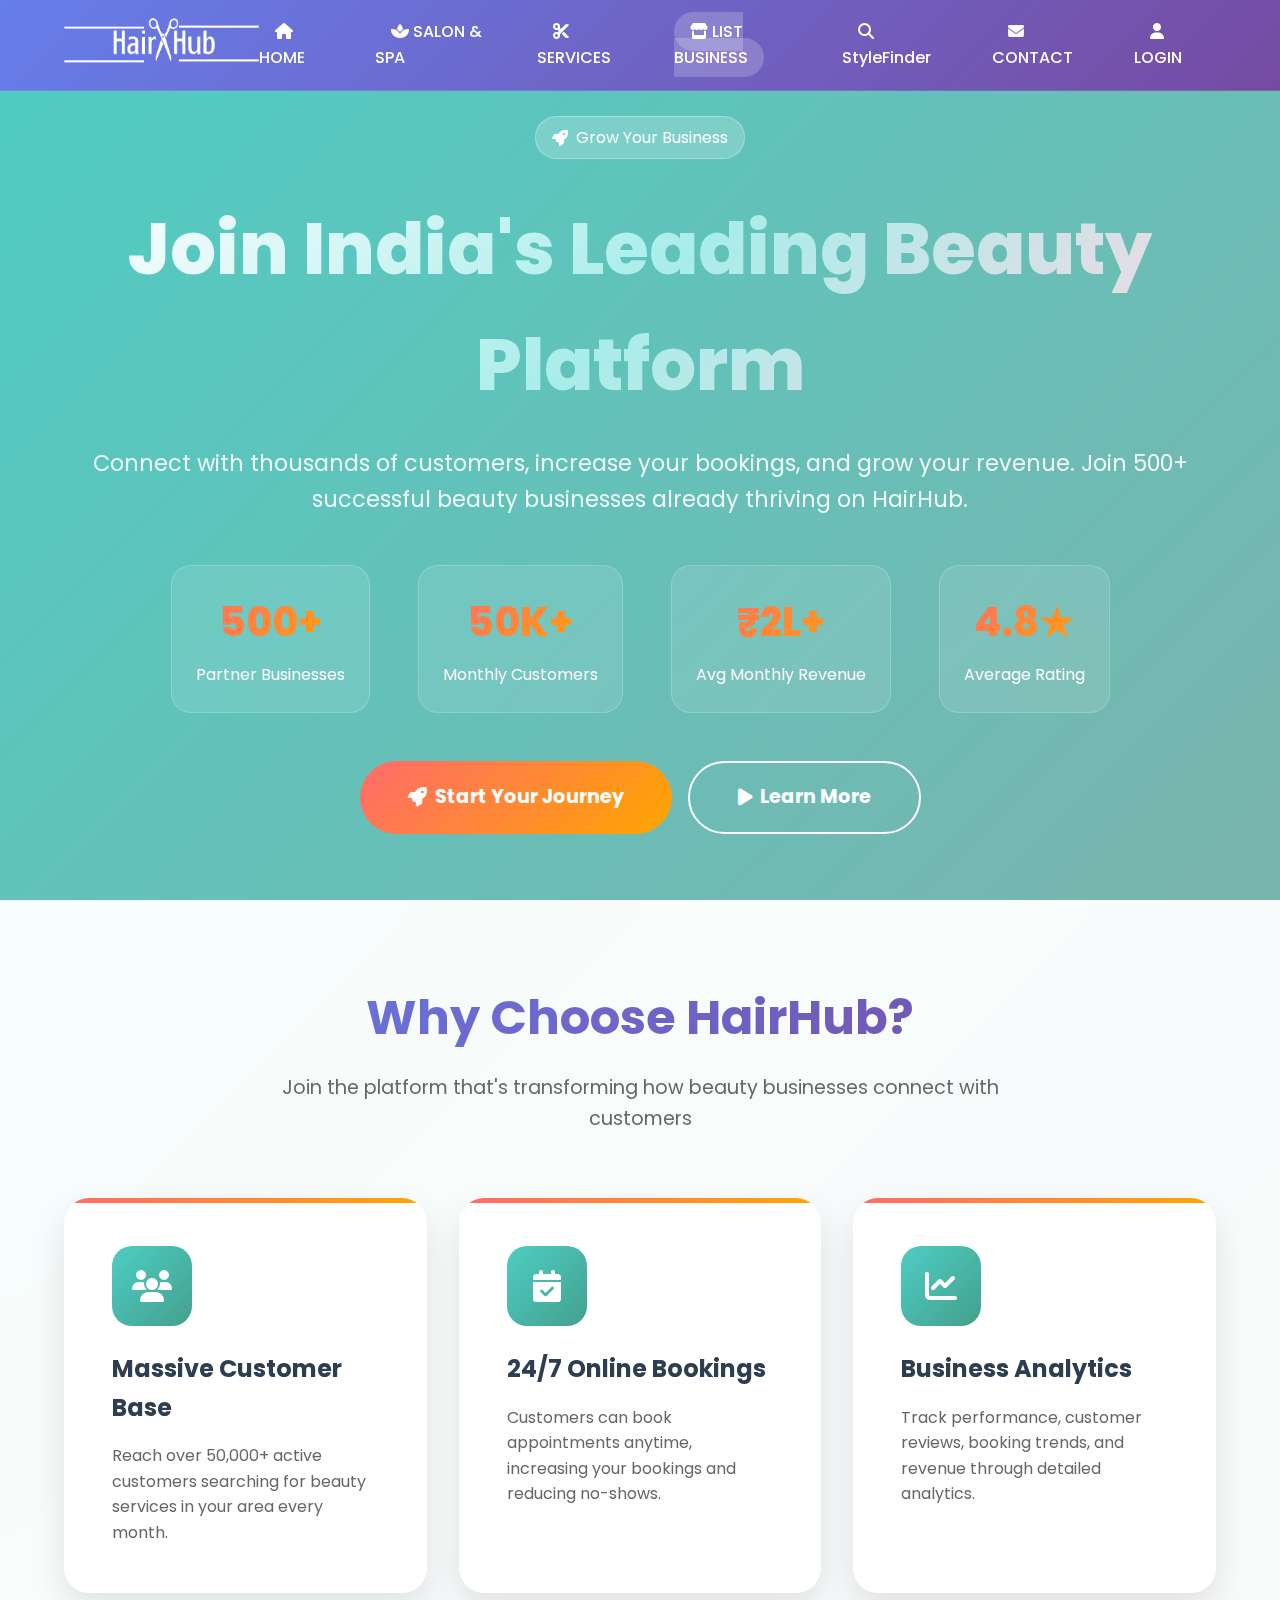
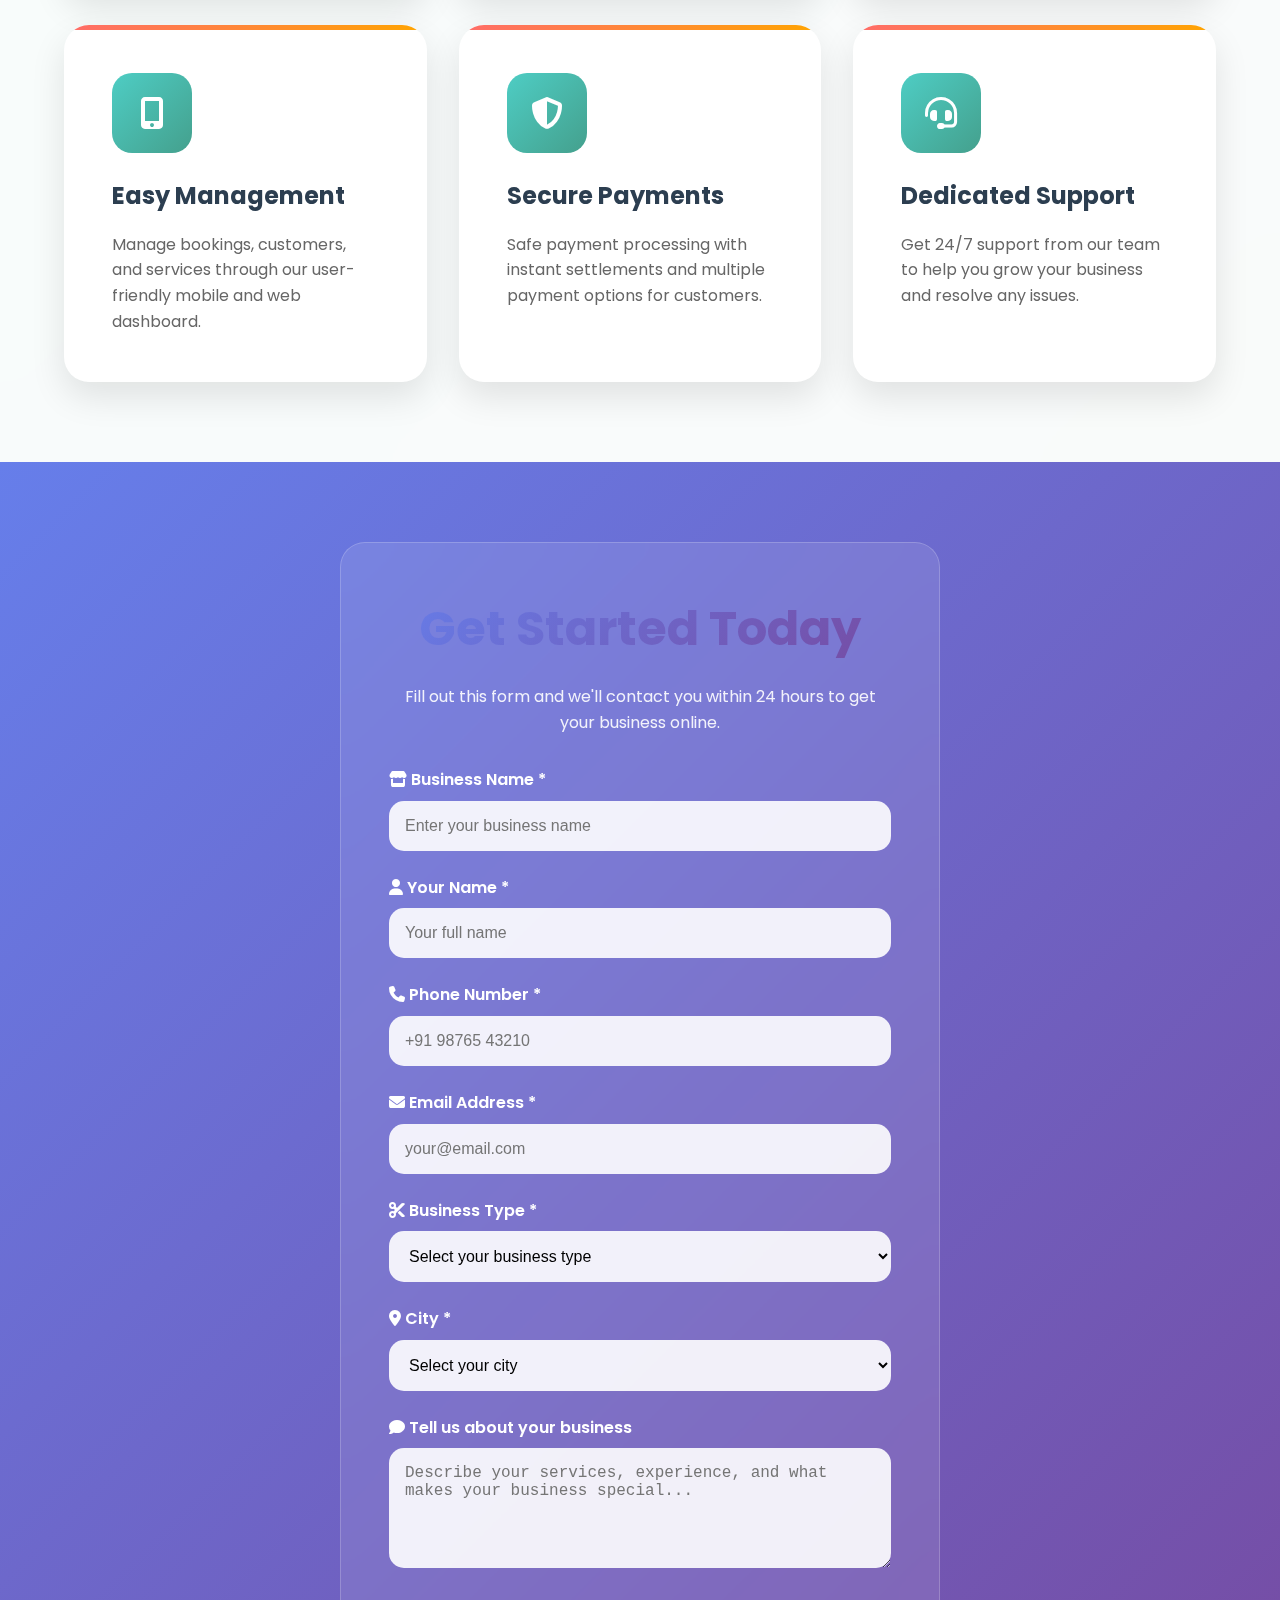
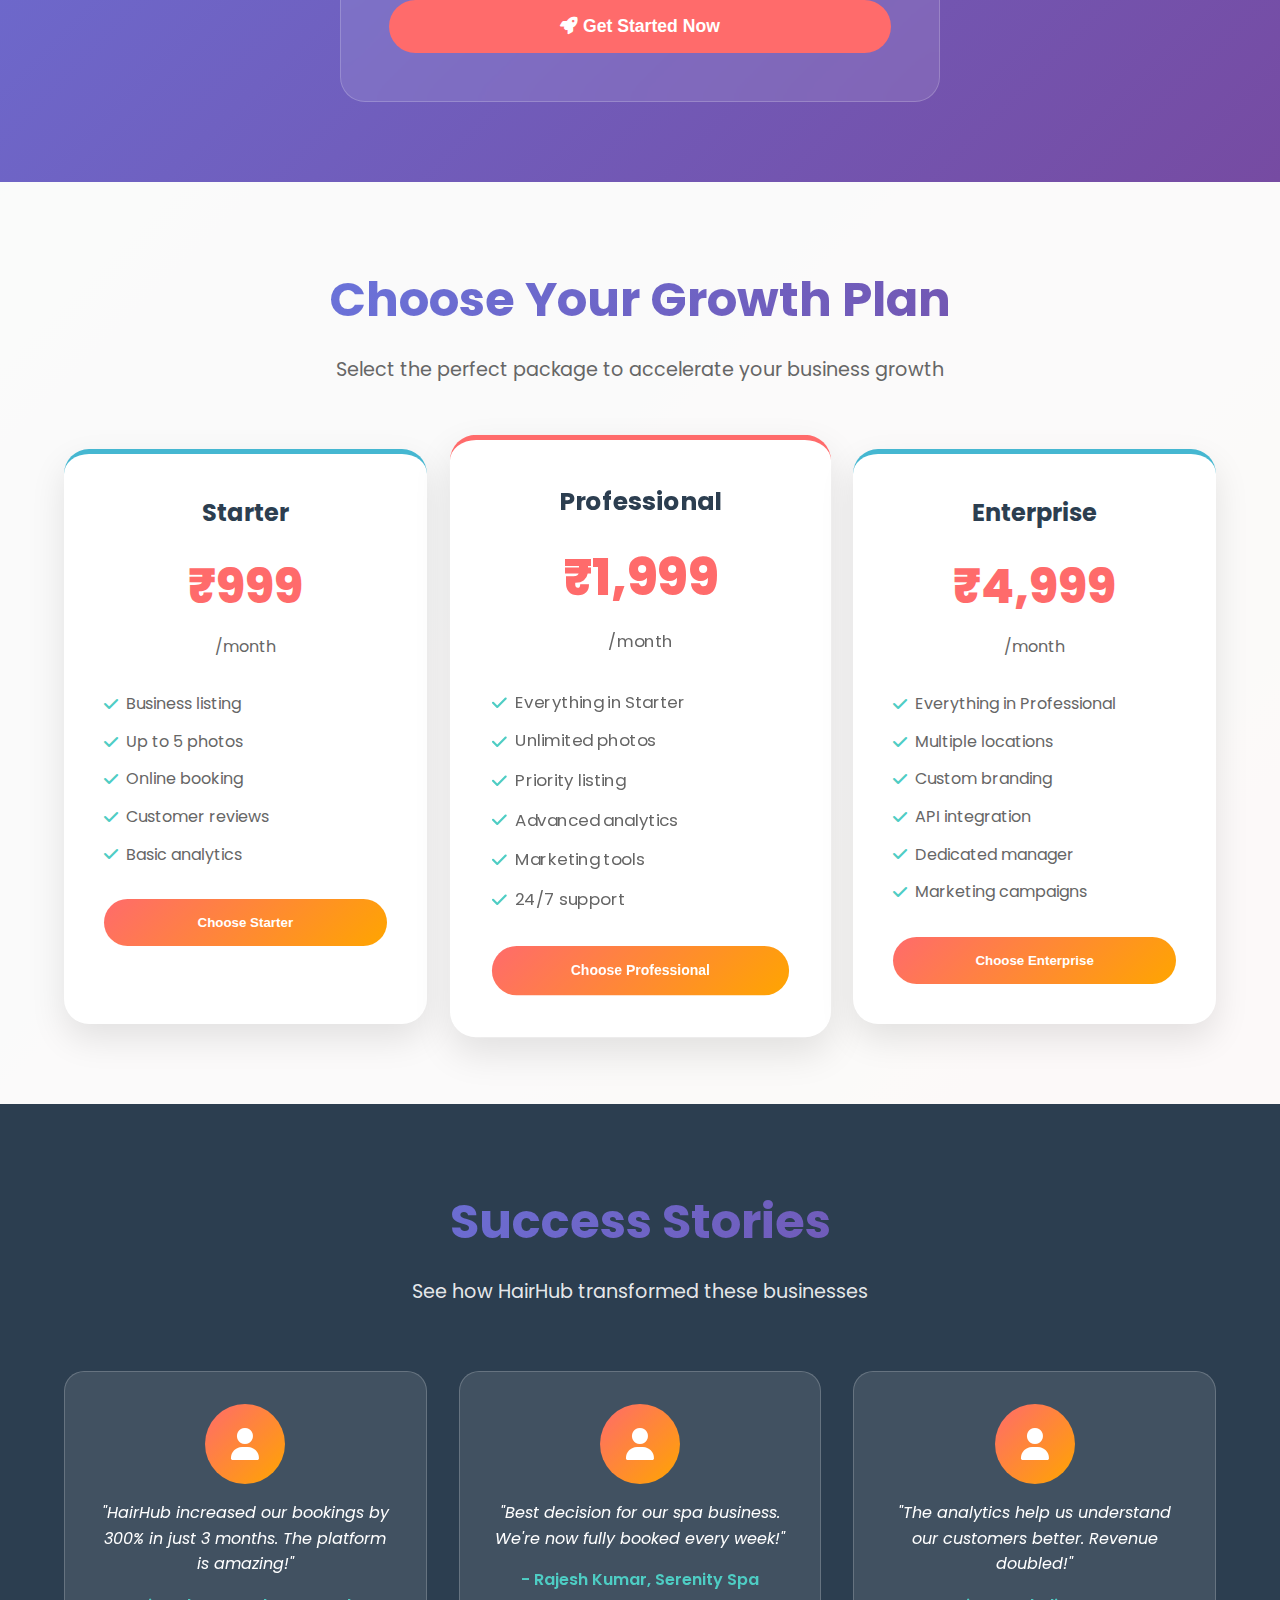
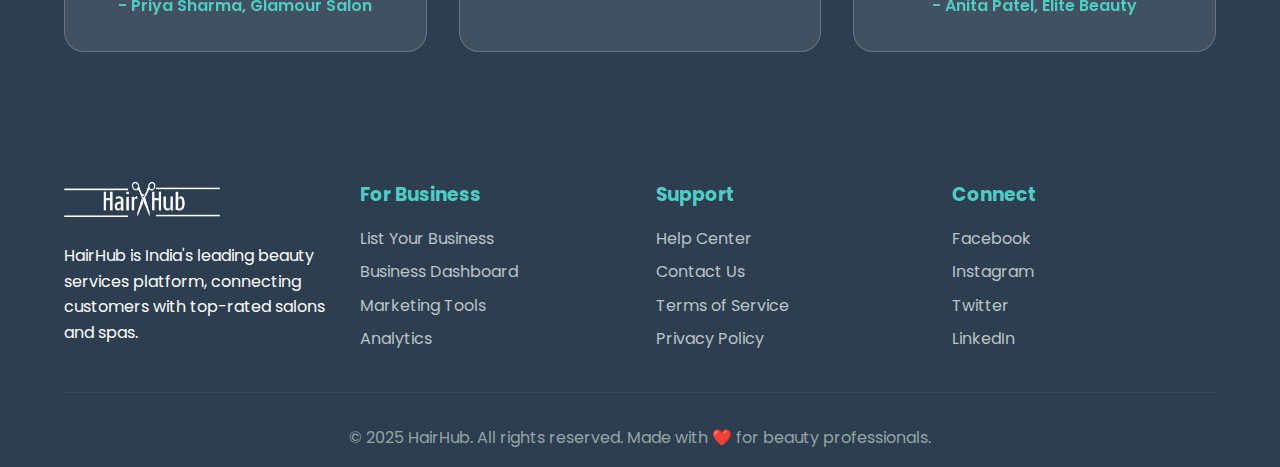
<file: List Your Business.html>
<!DOCTYPE html>
<html lang="en">

<head>
    <meta name="viewport" content="width=device-width, initial-scale=1.0">
    <title>Grow Your Beauty Business with HairHub | List Your Business</title>
    <link href="https://fonts.googleapis.com/css2?family=Poppins:wght@100;200;300;400;500;600;700;800&display=swap" rel="stylesheet">
    <link rel="stylesheet" href="https://cdnjs.cloudflare.com/ajax/libs/font-awesome/6.4.0/css/all.min.css">
    <style>
        * {
            margin: 0;
            padding: 0;
            box-sizing: border-box;
        }

        :root {
            --primary-color: #ff6b6b;
            --secondary-color: #4ecdc4;
            --accent-color: #45b7d1;
            --dark-color: #2c3e50;
            --light-color: #ecf0f1;
            --gradient: linear-gradient(135deg, #667eea 0%, #764ba2 100%);
            --gradient-2: linear-gradient(135deg, #ff6b6b 0%, #ffa500 100%);
            --gradient-3: linear-gradient(135deg, #4ecdc4 0%, #44a08d 100%);
            --gradient-4: linear-gradient(135deg, #a8edea 0%, #fed6e3 100%);
            --shadow: 0 15px 35px rgba(0, 0, 0, 0.1);
            --hover-shadow: 0 25px 50px rgba(0, 0, 0, 0.15);
        }

        body {
            font-family: 'Poppins', sans-serif;
            line-height: 1.6;
            color: var(--dark-color);
            overflow-x: hidden;
            background: linear-gradient(-45deg, #667eea, #764ba2, #ff6b6b, #4ecdc4);
            background-size: 400% 400%;
            animation: gradientBG 15s ease infinite;
        }

        @keyframes gradientBG {
            0% { background-position: 0% 50%; }
            50% { background-position: 100% 50%; }
            100% { background-position: 0% 50%; }
        }

        /* Header */
        .header {
            position: fixed;
            top: 0;
            left: 0;
            right: 0;
            z-index: 1000;
            background: var(--gradient);
            backdrop-filter: blur(15px);
            padding: 1rem 0;
            transition: all 0.3s ease;
            border-bottom: 1px solid rgba(255, 255, 255, 0.1);
        }

        .header.scrolled {
            background: rgba(255, 255, 255, 0.95);
            backdrop-filter: blur(20px);
            box-shadow: 0 2px 20px rgba(0, 0, 0, 0.1);
        }

        .header.scrolled nav a {
            color: var(--dark-color);
        }

        .header.scrolled .logo-shine {
            filter: brightness(1) invert(0);
        }

        .header.scrolled .hamburger span {
            background: var(--dark-color);
        }

        nav {
            display: flex;
            justify-content: space-between;
            align-items: center;
            padding: 0 5%;
        }

        .logo-shine {
            height: 50px;
            filter: brightness(0) invert(1);
            transition: all 0.3s ease;
        }

        .nav-links {
            display: flex;
            list-style: none;
            gap: 2rem;
        }

        .nav-links ul {
            display: flex;
            list-style: none;
            gap: 2rem;
        }

        .nav-links a {
            color: white;
            text-decoration: none;
            font-weight: 500;
            padding: 0.5rem 1rem;
            border-radius: 25px;
            transition: all 0.3s ease;
        }

        .nav-links a:hover,
        .nav-links a.active {
            background: rgba(255, 255, 255, 0.2);
            transform: translateY(-2px);
        }

        .hamburger {
            display: none;
            flex-direction: column;
            cursor: pointer;
            gap: 4px;
        }

        .hamburger span {
            width: 25px;
            height: 3px;
            background: white;
            transition: 0.3s;
        }

        /* Hero Section */
        .hero-section {
            min-height: 100vh;
            display: flex;
            align-items: center;
            justify-content: center;
            text-align: center;
            color: white;
            position: relative;
            overflow: hidden;
            padding: 100px 5% 50px;
        }

        .hero-content {
            max-width: 1200px;
            z-index: 2;
        }

        .hero-badge {
            display: inline-flex;
            align-items: center;
            gap: 0.5rem;
            background: rgba(255, 255, 255, 0.2);
            padding: 0.5rem 1rem;
            border-radius: 50px;
            margin-bottom: 2rem;
            backdrop-filter: blur(10px);
            border: 1px solid rgba(255, 255, 255, 0.3);
            animation: glow 2s ease-in-out infinite alternate;
        }

        @keyframes glow {
            from { box-shadow: 0 0 20px rgba(255, 255, 255, 0.3); }
            to { box-shadow: 0 0 40px rgba(255, 255, 255, 0.6); }
        }

        .hero-title {
            font-size: 4.5rem;
            font-weight: 800;
            margin-bottom: 1.5rem;
            background: linear-gradient(135deg, #fff 0%, #a8edea 50%, #fed6e3 100%);
            -webkit-background-clip: text;
            -webkit-text-fill-color: transparent;
            animation: slideUp 1s ease forwards;
        }

        .hero-subtitle {
            font-size: 1.4rem;
            margin-bottom: 3rem;
            opacity: 0.9;
            animation: slideUp 1s ease 0.3s forwards;
            line-height: 1.6;
        }

        .hero-stats {
            display: flex;
            justify-content: center;
            gap: 3rem;
            margin: 3rem 0;
            flex-wrap: wrap;
        }

        .stat-item {
            text-align: center;
            padding: 1.5rem;
            background: rgba(255, 255, 255, 0.1);
            border-radius: 20px;
            backdrop-filter: blur(15px);
            border: 1px solid rgba(255, 255, 255, 0.2);
            min-width: 150px;
        }

        .stat-number {
            font-size: 2.5rem;
            font-weight: 800;
            display: block;
            margin-bottom: 0.5rem;
            background: var(--gradient-2);
            -webkit-background-clip: text;
            -webkit-text-fill-color: transparent;
        }

        .cta-buttons {
            display: flex;
            gap: 1rem;
            justify-content: center;
            margin-top: 2rem;
            flex-wrap: wrap;
        }

        .btn-primary {
            background: var(--gradient-2);
            color: white;
            border: none;
            padding: 1.2rem 3rem;
            border-radius: 50px;
            font-size: 1.2rem;
            font-weight: 700;
            cursor: pointer;
            transition: all 0.3s ease;
            text-decoration: none;
            display: inline-flex;
            align-items: center;
            gap: 0.5rem;
        }

        .btn-secondary {
            background: transparent;
            color: white;
            border: 2px solid white;
            padding: 1.2rem 3rem;
            border-radius: 50px;
            font-size: 1.2rem;
            font-weight: 700;
            cursor: pointer;
            transition: all 0.3s ease;
            text-decoration: none;
            display: inline-flex;
            align-items: center;
            gap: 0.5rem;
        }

        .btn-primary:hover {
            transform: translateY(-5px);
            box-shadow: 0 15px 40px rgba(255, 107, 107, 0.4);
        }

        .btn-secondary:hover {
            background: white;
            color: var(--dark-color);
        }

        /* Benefits Section */
        .benefits-section {
            padding: 5rem 5%;
            background: rgba(255, 255, 255, 0.95);
            backdrop-filter: blur(20px);
        }

        .section-title {
            text-align: center;
            font-size: 3rem;
            font-weight: 700;
            margin-bottom: 1rem;
            background: var(--gradient);
            -webkit-background-clip: text;
            -webkit-text-fill-color: transparent;
        }

        .section-subtitle {
            text-align: center;
            font-size: 1.2rem;
            color: #666;
            margin-bottom: 4rem;
            max-width: 800px;
            margin-left: auto;
            margin-right: auto;
        }

        .benefits-grid {
            display: grid;
            grid-template-columns: repeat(auto-fit, minmax(350px, 1fr));
            gap: 2rem;
            max-width: 1400px;
            margin: 0 auto;
        }

        .benefit-card {
            background: white;
            padding: 3rem;
            border-radius: 25px;
            box-shadow: var(--shadow);
            transition: all 0.3s ease;
            position: relative;
            overflow: hidden;
        }

        .benefit-card::before {
            content: '';
            position: absolute;
            top: 0;
            left: 0;
            right: 0;
            height: 5px;
            background: var(--gradient-2);
        }

        .benefit-card:hover {
            transform: translateY(-10px);
            box-shadow: var(--hover-shadow);
        }

        .benefit-icon {
            width: 80px;
            height: 80px;
            background: var(--gradient-3);
            border-radius: 20px;
            display: flex;
            align-items: center;
            justify-content: center;
            margin-bottom: 1.5rem;
            color: white;
            font-size: 2rem;
        }

        .benefit-title {
            font-size: 1.5rem;
            font-weight: 700;
            margin-bottom: 1rem;
            color: var(--dark-color);
        }

        .benefit-description {
            color: #666;
            line-height: 1.6;
        }

        /* Registration Form */
        .registration-section {
            padding: 5rem 5%;
            background: var(--gradient);
            color: white;
        }

        .form-container {
            max-width: 600px;
            margin: 0 auto;
            background: rgba(255, 255, 255, 0.1);
            backdrop-filter: blur(15px);
            padding: 3rem;
            border-radius: 25px;
            border: 1px solid rgba(255, 255, 255, 0.2);
        }

        .form-group {
            margin-bottom: 1.5rem;
        }

        .form-label {
            display: block;
            margin-bottom: 0.5rem;
            font-weight: 600;
            color: white;
        }

        .form-input,
        .form-select,
        .form-textarea {
            width: 100%;
            padding: 1rem;
            border: none;
            border-radius: 15px;
            font-size: 1rem;
            background: rgba(255, 255, 255, 0.9);
            transition: all 0.3s ease;
        }

        .form-input:focus,
        .form-select:focus,
        .form-textarea:focus {
            outline: none;
            background: white;
            transform: translateY(-2px);
            box-shadow: 0 10px 25px rgba(0, 0, 0, 0.1);
        }

        .form-textarea {
            min-height: 120px;
            resize: vertical;
        }

        .form-submit {
            background: var(--primary-color);
            color: white;
            border: none;
            padding: 1rem 2rem;
            border-radius: 50px;
            font-size: 1.1rem;
            font-weight: 600;
            cursor: pointer;
            transition: all 0.3s ease;
            width: 100%;
        }

        .form-submit:hover {
            transform: translateY(-3px);
            box-shadow: 0 10px 30px rgba(255, 107, 107, 0.4);
        }

        /* Packages Section */
        .packages-section {
            padding: 5rem 5%;
            background: rgba(255, 255, 255, 0.95);
        }

        .packages-grid {
            display: grid;
            grid-template-columns: repeat(auto-fit, minmax(300px, 1fr));
            gap: 2rem;
            max-width: 1200px;
            margin: 0 auto;
            margin-top: 3rem;
        }

        .package-card {
            background: white;
            padding: 2.5rem;
            border-radius: 25px;
            box-shadow: var(--shadow);
            text-align: center;
            transition: all 0.3s ease;
            position: relative;
            border-top: 5px solid var(--accent-color);
        }

        .package-card.featured {
            border-top-color: var(--primary-color);
            transform: scale(1.05);
        }

        .package-card:hover {
            transform: translateY(-10px) scale(1.02);
            box-shadow: var(--hover-shadow);
        }

        .package-name {
            font-size: 1.5rem;
            font-weight: 700;
            margin-bottom: 1rem;
            color: var(--dark-color);
        }

        .package-price {
            font-size: 3rem;
            font-weight: 800;
            color: var(--primary-color);
            margin-bottom: 0.5rem;
        }

        .package-period {
            color: #666;
            margin-bottom: 2rem;
        }

        .package-features {
            text-align: left;
            margin-bottom: 2rem;
        }

        .package-feature {
            display: flex;
            align-items: center;
            gap: 0.5rem;
            margin-bottom: 0.75rem;
            color: #666;
        }

        .feature-icon {
            color: var(--secondary-color);
        }

        .package-button {
            background: var(--gradient-2);
            color: white;
            border: none;
            padding: 1rem 2rem;
            border-radius: 25px;
            font-weight: 600;
            cursor: pointer;
            transition: all 0.3s ease;
            width: 100%;
        }

        .package-button:hover {
            transform: translateY(-2px);
            box-shadow: 0 10px 25px rgba(255, 107, 107, 0.3);
        }

        /* Success Stories */
        .success-section {
            padding: 5rem 5%;
            background: var(--dark-color);
            color: white;
        }

        .success-grid {
            display: grid;
            grid-template-columns: repeat(auto-fit, minmax(300px, 1fr));
            gap: 2rem;
            max-width: 1200px;
            margin: 0 auto;
            margin-top: 3rem;
        }

        .success-card {
            background: rgba(255, 255, 255, 0.1);
            backdrop-filter: blur(15px);
            padding: 2rem;
            border-radius: 20px;
            border: 1px solid rgba(255, 255, 255, 0.2);
            text-align: center;
        }

        .success-avatar {
            width: 80px;
            height: 80px;
            border-radius: 50%;
            margin: 0 auto 1rem;
            background: var(--gradient-2);
            display: flex;
            align-items: center;
            justify-content: center;
            font-size: 2rem;
            color: white;
        }

        .success-quote {
            font-style: italic;
            margin-bottom: 1rem;
            line-height: 1.6;
        }

        .success-author {
            font-weight: 600;
            color: var(--secondary-color);
        }

        /* Footer */
        .footer {
            background: var(--dark-color);
            color: white;
            padding: 3rem 5% 1rem;
        }

        .footer-content {
            display: grid;
            grid-template-columns: repeat(auto-fit, minmax(250px, 1fr));
            gap: 2rem;
            max-width: 1200px;
            margin: 0 auto;
        }

        .footer-section h3 {
            margin-bottom: 1rem;
            color: var(--secondary-color);
        }

        .footer-links {
            list-style: none;
        }

        .footer-links li {
            margin-bottom: 0.5rem;
        }

        .footer-links a {
            color: #bdc3c7;
            text-decoration: none;
            transition: color 0.3s ease;
        }

        .footer-links a:hover {
            color: var(--secondary-color);
        }

        .footer-bottom {
            text-align: center;
            margin-top: 2rem;
            padding-top: 2rem;
            border-top: 1px solid #34495e;
            color: #95a5a6;
        }

        /* Animations */
        @keyframes slideUp {
            from {
                opacity: 0;
                transform: translateY(30px);
            }
            to {
                opacity: 1;
                transform: translateY(0);
            }
        }

        /* Responsive Design */
        @media (max-width: 768px) {
            .hamburger {
                display: flex;
            }

            .nav-links {
                position: fixed;
                top: 80px;
                right: -100%;
                width: 100%;
                height: calc(100vh - 80px);
                background: var(--gradient);
                flex-direction: column;
                justify-content: flex-start;
                align-items: center;
                padding-top: 2rem;
                transition: right 0.3s ease;
            }

            .nav-links ul {
                flex-direction: column;
                gap: 1rem;
                width: 100%;
                text-align: center;
            }

            .nav-links.active {
                right: 0;
            }

            .hero-title {
                font-size: 2.5rem;
            }

            .hero-stats {
                flex-direction: column;
                gap: 1rem;
            }

            .cta-buttons {
                flex-direction: column;
                align-items: center;
            }

            .benefits-grid,
            .packages-grid,
            .success-grid {
                grid-template-columns: 1fr;
            }
        }
    </style>
</head>

<body>
    <!-- Header -->
    <header class="header" id="header">
        <nav>
            <a href="index.html">
                <img src="images/logo web.png" class="logo-shine" alt="HairHub">
            </a>
            <div class="nav-links" id="navLinks">
                <ul>
                    <li><a href="index.html"><i class="fas fa-home"></i> HOME</a></li>
                    <li><a href="Salon.html"><i class="fas fa-spa"></i> SALON & SPA</a></li>
                    <li><a href="Services.html"><i class="fas fa-cut"></i> SERVICES</a></li>
                    <li><a href="List Your Business.html" class="active"><i class="fas fa-store"></i> LIST BUSINESS</a></li>
                    <li><a href="StyleFinder.html"><i class="fas fa-search"></i> StyleFinder</a></li>
                    <li><a href="contact.html"><i class="fas fa-envelope"></i> CONTACT</a></li>
                    <li><a href="Login.html"><i class="fas fa-user"></i> LOGIN</a></li>
                </ul>
            </div>
            <div class="hamburger" onclick="toggleMenu()" id="hamburger">
                <span></span>
                <span></span>
                <span></span>
            </div>
        </nav>
    </header>

    <!-- Hero Section -->
    <section class="hero-section">
        <div class="hero-content">
            <div class="hero-badge">
                <i class="fas fa-rocket"></i>
                <span>Grow Your Business</span>
            </div>
            <h1 class="hero-title">Join India's Leading Beauty Platform</h1>
            <p class="hero-subtitle">
                Connect with thousands of customers, increase your bookings, and grow your revenue. 
                Join 500+ successful beauty businesses already thriving on HairHub.
            </p>

            <div class="hero-stats">
                <div class="stat-item">
                    <span class="stat-number">500+</span>
                    <span class="stat-label">Partner Businesses</span>
                </div>
                <div class="stat-item">
                    <span class="stat-number">50K+</span>
                    <span class="stat-label">Monthly Customers</span>
                </div>
                <div class="stat-item">
                    <span class="stat-number">₹2L+</span>
                    <span class="stat-label">Avg Monthly Revenue</span>
                </div>
                <div class="stat-item">
                    <span class="stat-number">4.8★</span>
                    <span class="stat-label">Average Rating</span>
                </div>
            </div>

            <div class="cta-buttons">
                <a href="#registration" class="btn-primary">
                    <i class="fas fa-rocket"></i> Start Your Journey
                </a>
                <a href="#benefits" class="btn-secondary">
                    <i class="fas fa-play"></i> Learn More
                </a>
            </div>
        </div>
    </section>

    <!-- Benefits Section -->
    <section class="benefits-section" id="benefits">
        <h2 class="section-title">Why Choose HairHub?</h2>
        <p class="section-subtitle">
            Join the platform that's transforming how beauty businesses connect with customers
        </p>

        <div class="benefits-grid">
            <div class="benefit-card">
                <div class="benefit-icon">
                    <i class="fas fa-users"></i>
                </div>
                <h3 class="benefit-title">Massive Customer Base</h3>
                <p class="benefit-description">
                    Reach over 50,000+ active customers searching for beauty services in your area every month.
                </p>
            </div>

            <div class="benefit-card">
                <div class="benefit-icon">
                    <i class="fas fa-calendar-check"></i>
                </div>
                <h3 class="benefit-title">24/7 Online Bookings</h3>
                <p class="benefit-description">
                    Customers can book appointments anytime, increasing your bookings and reducing no-shows.
                </p>
            </div>

            <div class="benefit-card">
                <div class="benefit-icon">
                    <i class="fas fa-chart-line"></i>
                </div>
                <h3 class="benefit-title">Business Analytics</h3>
                <p class="benefit-description">
                    Track performance, customer reviews, booking trends, and revenue through detailed analytics.
                </p>
            </div>

            <div class="benefit-card">
                <div class="benefit-icon">
                    <i class="fas fa-mobile-alt"></i>
                </div>
                <h3 class="benefit-title">Easy Management</h3>
                <p class="benefit-description">
                    Manage bookings, customers, and services through our user-friendly mobile and web dashboard.
                </p>
            </div>

            <div class="benefit-card">
                <div class="benefit-icon">
                    <i class="fas fa-shield-alt"></i>
                </div>
                <h3 class="benefit-title">Secure Payments</h3>
                <p class="benefit-description">
                    Safe payment processing with instant settlements and multiple payment options for customers.
                </p>
            </div>

            <div class="benefit-card">
                <div class="benefit-icon">
                    <i class="fas fa-headset"></i>
                </div>
                <h3 class="benefit-title">Dedicated Support</h3>
                <p class="benefit-description">
                    Get 24/7 support from our team to help you grow your business and resolve any issues.
                </p>
            </div>
        </div>
    </section>

    <!-- Registration Section -->
    <section class="registration-section" id="registration">
        <div class="form-container">
            <h2 class="section-title" style="color: white; margin-bottom: 1rem;">Get Started Today</h2>
            <p style="text-align: center; margin-bottom: 2rem; opacity: 0.9;">
                Fill out this form and we'll contact you within 24 hours to get your business online.
            </p>

            <form id="quickRegistrationForm" onsubmit="handleQuickRegistration(event)">
                <div class="form-group">
                    <label for="businessName" class="form-label">
                        <i class="fas fa-store"></i> Business Name *
                    </label>
                    <input type="text" id="businessName" name="businessName" class="form-input" required placeholder="Enter your business name">
                </div>

                <div class="form-group">
                    <label for="ownerName" class="form-label">
                        <i class="fas fa-user"></i> Your Name *
                    </label>
                    <input type="text" id="ownerName" name="ownerName" class="form-input" required placeholder="Your full name">
                </div>

                <div class="form-group">
                    <label for="phoneNumber" class="form-label">
                        <i class="fas fa-phone"></i> Phone Number *
                    </label>
                    <input type="tel" id="phoneNumber" name="phoneNumber" class="form-input" required placeholder="+91 98765 43210">
                </div>

                <div class="form-group">
                    <label for="email" class="form-label">
                        <i class="fas fa-envelope"></i> Email Address *
                    </label>
                    <input type="email" id="email" name="email" class="form-input" required placeholder="your@email.com">
                </div>

                <div class="form-group">
                    <label for="businessType" class="form-label">
                        <i class="fas fa-cut"></i> Business Type *
                    </label>
                    <select id="businessType" name="businessType" class="form-select" required>
                        <option value="">Select your business type</option>
                        <option value="salon">Hair Salon</option>
                        <option value="spa">Spa & Wellness</option>
                        <option value="massage">Massage Center</option>
                        <option value="beauty">Beauty Parlor</option>
                        <option value="barbershop">Barbershop</option>
                        <option value="unisex">Unisex Salon</option>
                    </select>
                </div>

                <div class="form-group">
                    <label for="city" class="form-label">
                        <i class="fas fa-map-marker-alt"></i> City *
                    </label>
                    <select id="city" name="city" class="form-select" required>
                        <option value="">Select your city</option>
                        <option value="delhi">Delhi</option>
                        <option value="gurugram">Gurugram</option>
                        <option value="noida">Noida</option>
                        <option value="faridabad">Faridabad</option>
                        <option value="ghaziabad">Ghaziabad</option>
                        <option value="mumbai">Mumbai</option>
                        <option value="bangalore">Bangalore</option>
                        <option value="pune">Pune</option>
                        <option value="hyderabad">Hyderabad</option>
                        <option value="chennai">Chennai</option>
                    </select>
                </div>

                <div class="form-group">
                    <label for="message" class="form-label">
                        <i class="fas fa-comment"></i> Tell us about your business
                    </label>
                    <textarea id="message" name="message" class="form-textarea" placeholder="Describe your services, experience, and what makes your business special..."></textarea>
                </div>

                <button type="submit" class="form-submit" id="submitBtn">
                    <i class="fas fa-rocket"></i> Get Started Now
                </button>
            </form>
        </div>
    </section>

    <!-- Packages Section -->
    <section class="packages-section">
        <h2 class="section-title">Choose Your Growth Plan</h2>
        <p class="section-subtitle">
            Select the perfect package to accelerate your business growth
        </p>

        <div class="packages-grid">
            <div class="package-card">
                <div class="package-name">Starter</div>
                <div class="package-price">₹999</div>
                <div class="package-period">/month</div>
                <div class="package-features">
                    <div class="package-feature">
                        <i class="fas fa-check feature-icon"></i>
                        <span>Business listing</span>
                    </div>
                    <div class="package-feature">
                        <i class="fas fa-check feature-icon"></i>
                        <span>Up to 5 photos</span>
                    </div>
                    <div class="package-feature">
                        <i class="fas fa-check feature-icon"></i>
                        <span>Online booking</span>
                    </div>
                    <div class="package-feature">
                        <i class="fas fa-check feature-icon"></i>
                        <span>Customer reviews</span>
                    </div>
                    <div class="package-feature">
                        <i class="fas fa-check feature-icon"></i>
                        <span>Basic analytics</span>
                    </div>
                </div>
                <button class="package-button" onclick="selectPackage('starter')">Choose Starter</button>
            </div>

            <div class="package-card featured">
                <div class="package-name">Professional</div>
                <div class="package-price">₹1,999</div>
                <div class="package-period">/month</div>
                <div class="package-features">
                    <div class="package-feature">
                        <i class="fas fa-check feature-icon"></i>
                        <span>Everything in Starter</span>
                    </div>
                    <div class="package-feature">
                        <i class="fas fa-check feature-icon"></i>
                        <span>Unlimited photos</span>
                    </div>
                    <div class="package-feature">
                        <i class="fas fa-check feature-icon"></i>
                        <span>Priority listing</span>
                    </div>
                    <div class="package-feature">
                        <i class="fas fa-check feature-icon"></i>
                        <span>Advanced analytics</span>
                    </div>
                    <div class="package-feature">
                        <i class="fas fa-check feature-icon"></i>
                        <span>Marketing tools</span>
                    </div>
                    <div class="package-feature">
                        <i class="fas fa-check feature-icon"></i>
                        <span>24/7 support</span>
                    </div>
                </div>
                <button class="package-button" onclick="selectPackage('professional')">Choose Professional</button>
            </div>

            <div class="package-card">
                <div class="package-name">Enterprise</div>
                <div class="package-price">₹4,999</div>
                <div class="package-period">/month</div>
                <div class="package-features">
                    <div class="package-feature">
                        <i class="fas fa-check feature-icon"></i>
                        <span>Everything in Professional</span>
                    </div>
                    <div class="package-feature">
                        <i class="fas fa-check feature-icon"></i>
                        <span>Multiple locations</span>
                    </div>
                    <div class="package-feature">
                        <i class="fas fa-check feature-icon"></i>
                        <span>Custom branding</span>
                    </div>
                    <div class="package-feature">
                        <i class="fas fa-check feature-icon"></i>
                        <span>API integration</span>
                    </div>
                    <div class="package-feature">
                        <i class="fas fa-check feature-icon"></i>
                        <span>Dedicated manager</span>
                    </div>
                    <div class="package-feature">
                        <i class="fas fa-check feature-icon"></i>
                        <span>Marketing campaigns</span>
                    </div>
                </div>
                <button class="package-button" onclick="selectPackage('enterprise')">Choose Enterprise</button>
            </div>
        </div>
    </section>

    <!-- Success Stories -->
    <section class="success-section">
        <h2 class="section-title" style="color: white;">Success Stories</h2>
        <p class="section-subtitle" style="color: rgba(255,255,255,0.9);">
            See how HairHub transformed these businesses
        </p>

        <div class="success-grid">
            <div class="success-card">
                <div class="success-avatar">
                    <i class="fas fa-user"></i>
                </div>
                <p class="success-quote">
                    "HairHub increased our bookings by 300% in just 3 months. The platform is amazing!"
                </p>
                <div class="success-author">- Priya Sharma, Glamour Salon</div>
            </div>

            <div class="success-card">
                <div class="success-avatar">
                    <i class="fas fa-user"></i>
                </div>
                <p class="success-quote">
                    "Best decision for our spa business. We're now fully booked every week!"
                </p>
                <div class="success-author">- Rajesh Kumar, Serenity Spa</div>
            </div>

            <div class="success-card">
                <div class="success-avatar">
                    <i class="fas fa-user"></i>
                </div>
                <p class="success-quote">
                    "The analytics help us understand our customers better. Revenue doubled!"
                </p>
                <div class="success-author">- Anita Patel, Elite Beauty</div>
            </div>
        </div>
    </section>

    <!-- Footer -->
    <footer class="footer">
        <div class="footer-content">
            <div class="footer-section">
                <img src="images/logo web.png" alt="HairHub" style="height: 40px; filter: brightness(0) invert(1); margin-bottom: 1rem;">
                <p>HairHub is India's leading beauty services platform, connecting customers with top-rated salons and spas.</p>
            </div>
            <div class="footer-section">
                <h3>For Business</h3>
                <ul class="footer-links">
                    <li><a href="#">List Your Business</a></li>
                    <li><a href="#">Business Dashboard</a></li>
                    <li><a href="#">Marketing Tools</a></li>
                    <li><a href="#">Analytics</a></li>
                </ul>
            </div>
            <div class="footer-section">
                <h3>Support</h3>
                <ul class="footer-links">
                    <li><a href="#">Help Center</a></li>
                    <li><a href="contact.html">Contact Us</a></li>
                    <li><a href="#">Terms of Service</a></li>
                    <li><a href="#">Privacy Policy</a></li>
                </ul>
            </div>
            <div class="footer-section">
                <h3>Connect</h3>
                <ul class="footer-links">
                    <li><a href="#">Facebook</a></li>
                    <li><a href="#">Instagram</a></li>
                    <li><a href="#">Twitter</a></li>
                    <li><a href="#">LinkedIn</a></li>
                </ul>
            </div>
        </div>
        <div class="footer-bottom">
            <p>&copy; 2025 HairHub. All rights reserved. Made with ❤️ for beauty professionals.</p>
        </div>
    </footer>

    <script>
        // Toggle mobile menu
        function toggleMenu() {
            const navLinks = document.getElementById("navLinks");
            const hamburger = document.getElementById("hamburger");
            if (navLinks && hamburger) {
                navLinks.classList.toggle("active");
                hamburger.classList.toggle("active");
            }
        }

        // Handle quick registration
        function handleQuickRegistration(event) {
            event.preventDefault();
            
            const submitBtn = document.getElementById('submitBtn');
            const originalText = submitBtn.innerHTML;
            
            // Show loading state
            submitBtn.innerHTML = '<i class="fas fa-spinner fa-spin"></i> Submitting...';
            submitBtn.disabled = true;
            
            // Simulate form submission
            setTimeout(() => {
                const applicationId = 'HH' + Date.now().toString().slice(-6);
                
                alert(`🎉 Thank you for your interest!\n\nApplication ID: ${applicationId}\n\nOur team will contact you within 24 hours to:\n• Verify your business details\n• Set up your account\n• Get you started on HairHub\n\nWe're excited to help grow your business!`);
                
                // Reset form
                document.getElementById('quickRegistrationForm').reset();
                submitBtn.innerHTML = originalText;
                submitBtn.disabled = false;
                
                // Scroll to top
                window.scrollTo({ top: 0, behavior: 'smooth' });
            }, 2000);
        }

        // Package selection
        function selectPackage(packageType) {
            const packageName = packageType.charAt(0).toUpperCase() + packageType.slice(1);
            alert(`Great choice! You've selected the ${packageName} package.\n\nTo get started:\n1. Fill out the registration form above\n2. Our team will contact you within 24 hours\n3. We'll set up your ${packageName} account\n4. Start growing your business!\n\nThe ${packageName} package will be activated after account setup.`);
            
            // Scroll to registration form
            document.getElementById('registration').scrollIntoView({ behavior: 'smooth' });
        }

        // Scroll effects
        window.addEventListener('scroll', function() {
            const header = document.getElementById('header');
            if (window.scrollY > 50) {
                header.classList.add('scrolled');
            } else {
                header.classList.remove('scrolled');
            }
        });

        // Smooth scrolling for anchor links
        document.querySelectorAll('a[href^="#"]').forEach(anchor => {
            anchor.addEventListener('click', function (e) {
                e.preventDefault();
                const target = document.querySelector(this.getAttribute('href'));
                if (target) {
                    target.scrollIntoView({
                        behavior: 'smooth',
                        block: 'start'
                    });
                }
            });
        });
    </script>
</body>

</html>
</file>
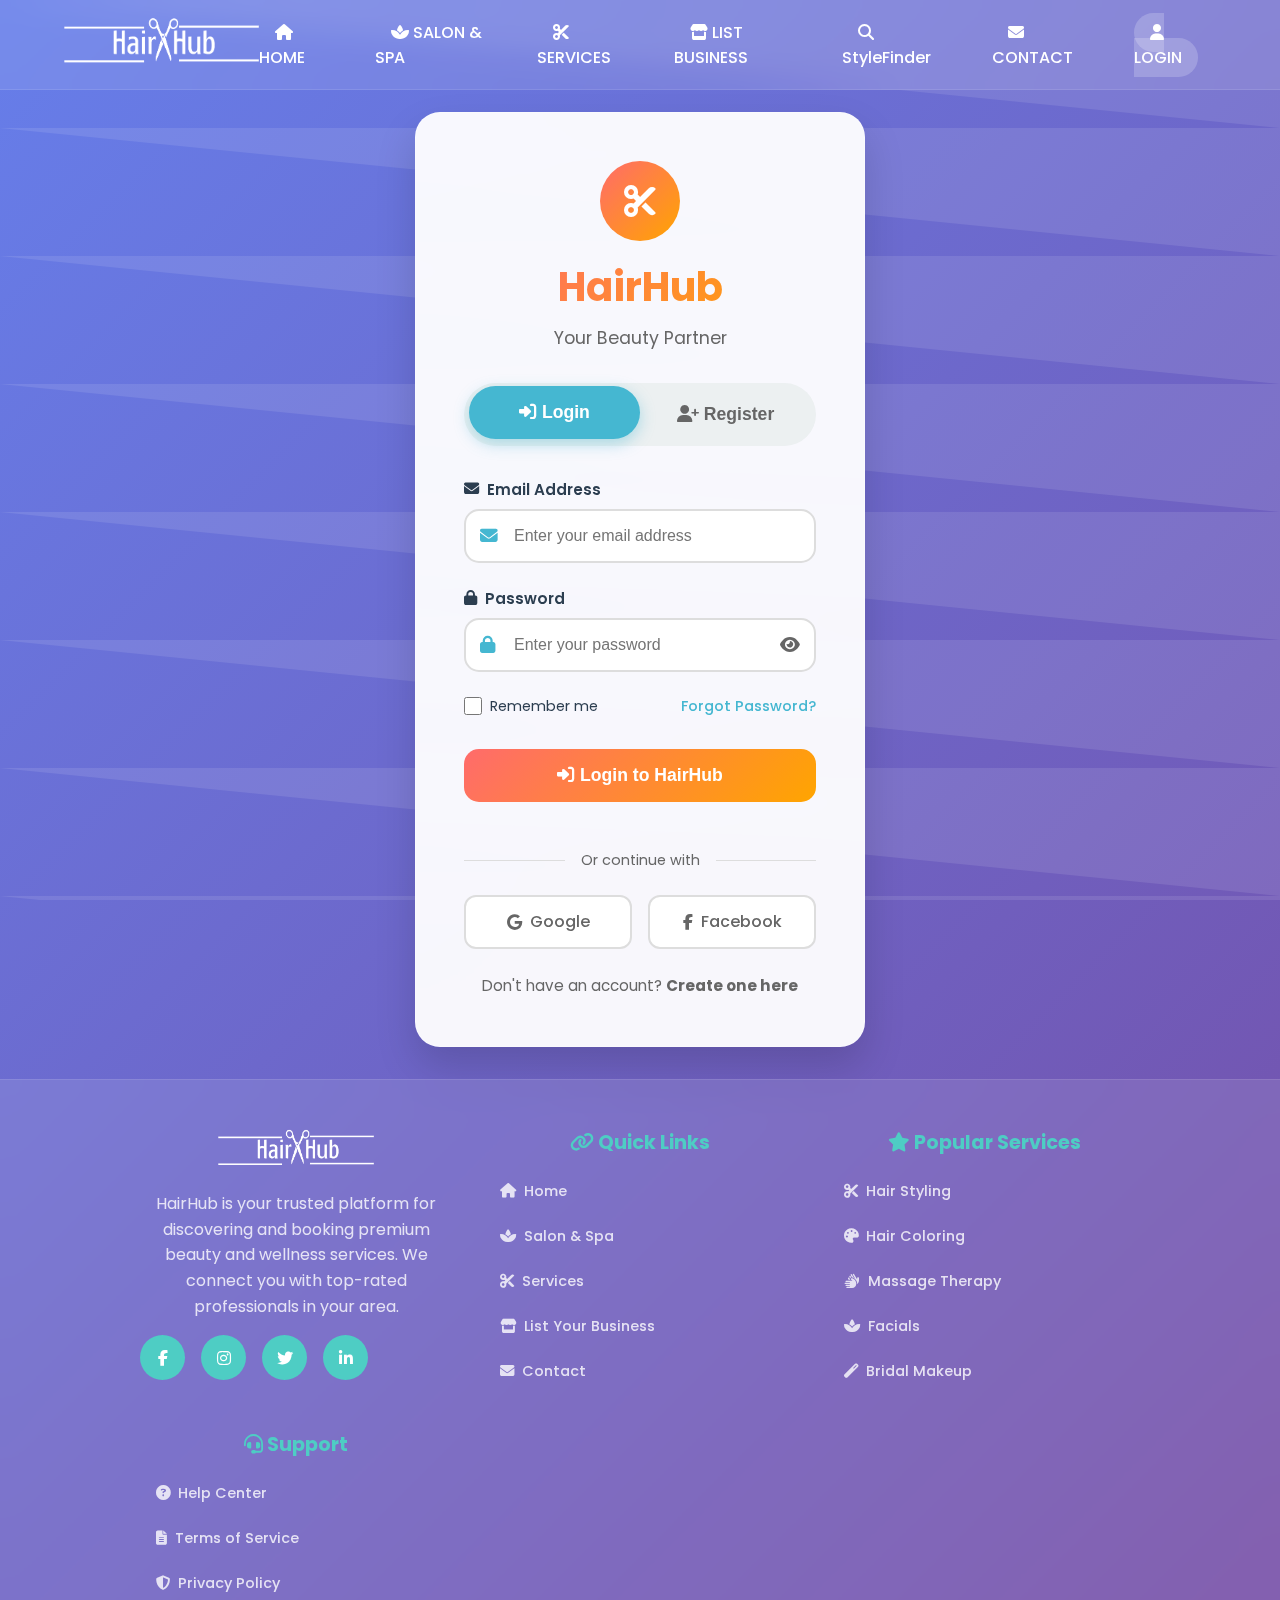
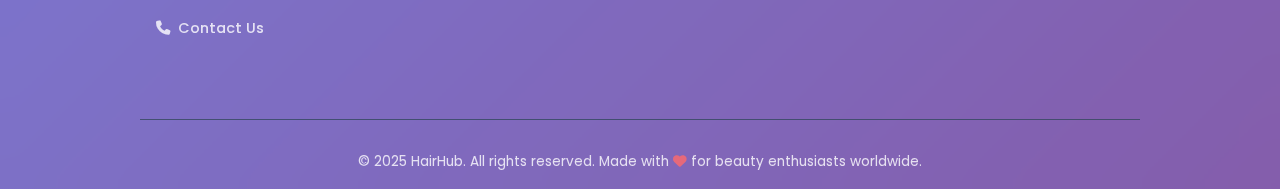
<file: Login.html>
<!DOCTYPE html>
<html lang="en">

<head>
    <meta charset="UTF-8">
    <meta name="viewport" content="width=device-width, initial-scale=1.0">
    <title>Login & Register - HairHub | Your Beauty Partner</title>
    <link href="https://fonts.googleapis.com/css2?family=Poppins:wght@100;200;300;400;500;600;700;800&display=swap"
        rel="stylesheet">
    <link rel="stylesheet" href="https://cdnjs.cloudflare.com/ajax/libs/font-awesome/6.4.0/css/all.min.css">
    <style>
        * {
            margin: 0;
            padding: 0;
            box-sizing: border-box;
        }

        :root {
            --primary-color: #ff6b6b;
            --secondary-color: #4ecdc4;
            --accent-color: #45b7d1;
            --dark-color: #2c3e50;
            --light-color: #ecf0f1;
            --gradient: linear-gradient(135deg, #667eea 0%, #764ba2 100%);
            --gradient-2: linear-gradient(135deg, #ff6b6b 0%, #ffa500 100%);
            --gradient-3: linear-gradient(135deg, #4ecdc4 0%, #44a08d 100%);
            --shadow: 0 10px 30px rgba(0, 0, 0, 0.1);
            --hover-shadow: 0 20px 40px rgba(0, 0, 0, 0.15);
            --success-color: #27ae60;
            --error-color: #e74c3c;
            --warning-color: #f39c12;
        }

        body {
            font-family: 'Poppins', sans-serif;
            min-height: 100vh;
            background: var(--gradient);
            display: flex;
            flex-direction: column;
            color: var(--dark-color);
            position: relative;
            overflow-x: hidden;
            padding-top: 80px;
            /* Add padding to compensate for fixed header */
        }

        /* Background Animation */
        body::before {
            content: '';
            position: fixed;
            /* Changed to fixed */
            top: 0;
            left: 0;
            right: 0;
            bottom: 0;
            background: url('data:image/svg+xml,<svg xmlns="http://www.w3.org/2000/svg" viewBox="0 0 1000 100" fill="rgba(255,255,255,0.1)"><polygon points="0,0 1000,100 1000,0"/></svg>');
            pointer-events: none;
            animation: float 6s ease-in-out infinite;
            z-index: -1;
        }

        @keyframes float {

            0%,
            100% {
                transform: translateY(0px) rotate(0deg);
            }

            50% {
                transform: translateY(-20px) rotate(2deg);
            }
        }

        /* Header - FIXED POSITIONING */
        .header {
            position: fixed;
            /* Changed from sticky to fixed */
            top: 0;
            left: 0;
            right: 0;
            z-index: 1000;
            /* Ensure it's above everything */
            background: rgba(255, 255, 255, 0.1);
            backdrop-filter: blur(15px);
            padding: 1rem 0;
            transition: all 0.3s ease;
            border-bottom: 1px solid rgba(255, 255, 255, 0.1);
        }

        /* Add background on scroll */
        .header.scrolled {
            background: rgba(255, 255, 255, 0.95);
            backdrop-filter: blur(20px);
            box-shadow: 0 2px 20px rgba(0, 0, 0, 0.1);
        }

        .header.scrolled nav a {
            color: var(--dark-color);
        }

        .header.scrolled .logo-shine {
            filter: brightness(1) invert(0);
        }

        nav {
            display: flex;
            justify-content: space-between;
            align-items: center;
            padding: 0 5%;
            background: transparent;
            /* Remove background from nav */
            border-radius: 0;
            /* Remove border radius */
            margin: 0;
            /* Remove margin */
        }

        .logo-shine {
            height: 50px;
            filter: brightness(0) invert(1);
            transition: all 0.3s ease;
        }

        .logo-shine:hover {
            transform: scale(1.1);
        }

        .nav-links {
            display: flex;
            list-style: none;
            gap: 2rem;
        }

        .nav-links ul {
            display: flex;
            list-style: none;
            gap: 2rem;
        }

        .nav-links a {
            color: white;
            text-decoration: none;
            font-weight: 500;
            padding: 0.5rem 1rem;
            border-radius: 25px;
            transition: all 0.3s ease;
        }

        .nav-links a:hover,
        .nav-links a.active {
            background: rgba(255, 255, 255, 0.2);
            transform: translateY(-2px);
        }

        .hamburger {
            display: none;
            flex-direction: column;
            cursor: pointer;
            gap: 4px;
            z-index: 1001;
            padding: 5px;
        }

        .hamburger span {
            width: 25px;
            height: 3px;
            background: white;
            transition: all 0.3s ease;
            border-radius: 2px;
            transform-origin: center;
        }

        .header.scrolled .hamburger span {
            background: var(--dark-color);
        }

        /* Hamburger animation */
        .hamburger.active span:nth-child(1) {
            transform: rotate(45deg) translate(6px, 6px);
        }

        .hamburger.active span:nth-child(2) {
            opacity: 0;
            transform: scale(0);
        }

        .hamburger.active span:nth-child(3) {
            transform: rotate(-45deg) translate(6px, -6px);
        }

        /* Main Content */
        .main-content {
            flex: 1;
            display: flex;
            justify-content: center;
            align-items: center;
            padding: 2rem 5%;
            position: relative;
            z-index: 1;
            min-height: calc(100vh - 160px);
            /* Adjust for header and footer */
        }

        .login-container {
            background: rgba(255, 255, 255, 0.95);
            backdrop-filter: blur(20px);
            padding: 3rem;
            border-radius: 25px;
            box-shadow: var(--hover-shadow);
            width: 100%;
            max-width: 450px;
            text-align: center;
            animation: slideUp 0.8s ease forwards;
            border: 1px solid rgba(255, 255, 255, 0.3);
        }

        @keyframes slideUp {
            from {
                opacity: 0;
                transform: translateY(50px);
            }

            to {
                opacity: 1;
                transform: translateY(0);
            }
        }

        .brand-section {
            margin-bottom: 2rem;
        }

        .brand-logo {
            width: 80px;
            height: 80px;
            margin: 0 auto 1rem;
            background: var(--gradient-2);
            border-radius: 50%;
            display: flex;
            align-items: center;
            justify-content: center;
            color: white;
            font-size: 2rem;
        }

        .brand-title {
            font-size: 2.5rem;
            font-weight: 700;
            background: var(--gradient-2);
            -webkit-background-clip: text;
            -webkit-text-fill-color: transparent;
            margin-bottom: 0.5rem;
        }

        .brand-subtitle {
            color: #666;
            font-size: 1.1rem;
        }

        /* Tab Switching */
        .tab-switch {
            display: flex;
            background: var(--light-color);
            border-radius: 50px;
            margin-bottom: 2rem;
            padding: 0.3rem;
            position: relative;
        }

        .tab-btn {
            flex: 1;
            background: none;
            border: none;
            padding: 1rem 2rem;
            border-radius: 50px;
            font-size: 1.1rem;
            font-weight: 600;
            cursor: pointer;
            transition: all 0.3s ease;
            color: #666;
            position: relative;
            z-index: 2;
        }

        .tab-btn.active {
            color: white;
            background: var(--accent-color);
            transform: translateY(-2px);
            box-shadow: 0 5px 15px rgba(69, 183, 209, 0.4);
        }

        /* Form Styles */
        .form-section {
            opacity: 0;
            transform: translateX(30px);
            transition: all 0.5s ease;
            position: absolute;
            width: 100%;
            left: 0;
            top: 0;
        }

        .form-section.active {
            opacity: 1;
            transform: translateX(0);
            position: relative;
        }

        .form-group {
            margin-bottom: 1.5rem;
            text-align: left;
            position: relative;
        }

        .form-label {
            display: flex;
            align-items: center;
            gap: 0.5rem;
            margin-bottom: 0.5rem;
            font-weight: 600;
            color: var(--dark-color);
            font-size: 0.95rem;
        }

        .input-container {
            position: relative;
        }

        .form-input {
            width: 100%;
            padding: 1rem 1rem 1rem 3rem;
            border: 2px solid #ddd;
            border-radius: 15px;
            font-size: 1rem;
            transition: all 0.3s ease;
            background: white;
        }

        .form-input:focus {
            border-color: var(--accent-color);
            box-shadow: 0 0 20px rgba(69, 183, 209, 0.2);
            outline: none;
            transform: translateY(-2px);
        }

        .form-input.error {
            border-color: var(--error-color);
            background: rgba(231, 76, 60, 0.05);
        }

        .form-input.success {
            border-color: var(--success-color);
            background: rgba(39, 174, 96, 0.05);
        }

        .input-icon {
            position: absolute;
            left: 1rem;
            top: 50%;
            transform: translateY(-50%);
            color: var(--accent-color);
            font-size: 1.1rem;
        }

        .toggle-password {
            position: absolute;
            right: 1rem;
            top: 50%;
            transform: translateY(-50%);
            color: #666;
            cursor: pointer;
            font-size: 1.1rem;
            transition: color 0.3s ease;
        }

        .toggle-password:hover {
            color: var(--accent-color);
        }

        .form-options {
            display: flex;
            justify-content: space-between;
            align-items: center;
            margin-bottom: 2rem;
            font-size: 0.9rem;
        }

        .checkbox-container {
            display: flex;
            align-items: center;
            gap: 0.5rem;
        }

        .checkbox-container input[type="checkbox"] {
            width: 18px;
            height: 18px;
            accent-color: var(--accent-color);
        }

        .forgot-password {
            color: var(--accent-color);
            text-decoration: none;
            font-weight: 500;
            transition: all 0.3s ease;
        }

        .forgot-password:hover {
            color: var(--primary-color);
            text-decoration: underline;
        }

        /* Submit Button */
        .submit-btn {
            width: 100%;
            padding: 1rem 2rem;
            background: var(--gradient-2);
            border: none;
            border-radius: 15px;
            color: white;
            font-size: 1.1rem;
            font-weight: 600;
            cursor: pointer;
            transition: all 0.3s ease;
            margin-bottom: 1.5rem;
            position: relative;
            overflow: hidden;
        }

        .submit-btn::before {
            content: '';
            position: absolute;
            top: 50%;
            left: 50%;
            width: 0;
            height: 0;
            background: rgba(255, 255, 255, 0.2);
            border-radius: 50%;
            transform: translate(-50%, -50%);
            transition: width 0.6s, height 0.6s;
        }

        .submit-btn:hover::before {
            width: 300px;
            height: 300px;
        }

        .submit-btn:hover {
            transform: translateY(-3px);
            box-shadow: 0 10px 30px rgba(255, 107, 107, 0.4);
        }

        .submit-btn:active {
            transform: translateY(0);
        }

        .submit-btn.loading {
            pointer-events: none;
            opacity: 0.8;
        }

        /* Divider */
        .divider {
            display: flex;
            align-items: center;
            margin: 1.5rem 0;
            color: #666;
        }

        .divider::before,
        .divider::after {
            content: '';
            flex: 1;
            height: 1px;
            background: #ddd;
        }

        .divider span {
            margin: 0 1rem;
            font-size: 0.9rem;
        }

        /* Social Login */
        .social-login {
            display: flex;
            gap: 1rem;
            margin-bottom: 1.5rem;
        }

        .social-btn {
            flex: 1;
            display: flex;
            align-items: center;
            justify-content: center;
            gap: 0.5rem;
            padding: 0.8rem;
            border: 2px solid #ddd;
            border-radius: 12px;
            background: white;
            color: #666;
            text-decoration: none;
            font-weight: 500;
            transition: all 0.3s ease;
        }

        .social-btn:hover {
            transform: translateY(-2px);
            box-shadow: 0 5px 15px rgba(0, 0, 0, 0.1);
        }

        .social-btn.google:hover {
            border-color: #db4437;
            color: #db4437;
        }

        .social-btn.facebook:hover {
            border-color: #4267B2;
            color: #4267B2;
        }

        /* Switch Link */
        .switch-link {
            color: #666;
            text-decoration: none;
            font-size: 0.95rem;
            transition: color 0.3s ease;
        }

        .switch-link:hover {
            color: var(--accent-color);
        }

        /* Error Messages */
        .error-message {
            background: rgba(231, 76, 60, 0.1);
            color: var(--error-color);
            padding: 1rem;
            border-radius: 10px;
            margin-bottom: 1rem;
            font-size: 0.9rem;
            border-left: 4px solid var(--error-color);
            display: none;
        }

        .error-message.show {
            display: block;
            animation: slideIn 0.3s ease;
        }

        .success-message {
            background: rgba(39, 174, 96, 0.1);
            color: var(--success-color);
            padding: 1rem;
            border-radius: 10px;
            margin-bottom: 1rem;
            font-size: 0.9rem;
            border-left: 4px solid var(--success-color);
            display: none;
        }

        .success-message.show {
            display: block;
            animation: slideIn 0.3s ease;
        }

        @keyframes slideIn {
            from {
                opacity: 0;
                transform: translateY(-10px);
            }

            to {
                opacity: 1;
                transform: translateY(0);
            }
        }

        /* Footer */
        .footer {
            background: rgba(255, 255, 255, 0.1);
            backdrop-filter: blur(15px);
            color: white;
            text-align: center;
            padding: 2rem 5%;
            margin-top: auto;
            position: relative;
            z-index: 1;
            border-top: 1px solid rgba(255, 255, 255, 0.1);
            padding: 3rem 5% 1rem;
            min-height: 120px;
            display: flex;
            align-items: center;
        }

        .footer-content {
            max-width: 1000px;
            display: grid;
            grid-template-columns: repeat(auto-fit, minmax(250px, 1fr));
            gap: 2rem;
            margin: 0 auto;
        }

        .footer-links {
            list-style: none;
            padding: 0;
        }

        .footer-links a {
            color: rgba(255, 255, 255, 0.8);
            text-decoration: none;
            transition: all 0.3s ease;
            font-size: 0.9rem;
            font-weight: 500;
            padding: 0.5rem 1rem;
            border-radius: 20px;
            display: flex;
            align-items: center;
            gap: 0.5rem;
        }

        .footer-links a:hover {
            color: white;
            transform: translateX(5px);
        }

        .footer-section h3 {
            margin-bottom: 1rem;
            color: var(--secondary-color);
            font-size: 1.2rem;
        }

        .footer-section p {
            line-height: 1.6;
            opacity: 0.8;
            margin-bottom: 1rem;
        }

        .footer-links li {
            margin-bottom: 0.5rem;
        }

        .social-links {
            display: flex;
            gap: 1rem;
            margin-top: 1rem;
        }

        .social-link {
            width: 45px;
            height: 45px;
            background: var(--secondary-color);
            border-radius: 50%;
            display: flex;
            align-items: center;
            justify-content: center;
            color: white;
            transition: all 0.3s ease;
            text-decoration: none;
        }

        .social-link:hover {
            transform: translateY(-3px);
            background: var(--primary-color);
            box-shadow: 0 5px 15px rgba(255, 107, 107, 0.4);
        }

        .footer-bottom {
            opacity: 0.8;
            font-size: 0.85rem;
            line-height: 1.5;
            text-align: center;
            margin-top: 2rem;
            padding-top: 2rem;
            border-top: 1px solid #34495e;
            grid-column: 1 / -1;
        }

        /* Loading Spinner */
        .spinner {
            display: inline-block;
            width: 20px;
            height: 20px;
            border: 2px solid rgba(255, 255, 255, 0.3);
            border-radius: 50%;
            border-top-color: white;
            animation: spin 0.8s ease-in-out infinite;
            margin-right: 0.5rem;
        }

        @keyframes spin {
            to {
                transform: rotate(360deg);
            }
        }

        /* Responsive Design */
        @media (max-width: 768px) {
            body {
                padding-top: 70px;
                /* Adjust for smaller mobile header */
            }

            .hamburger {
                display: flex;
            }

            .nav-links {
                position: fixed;
                top: 70px;
                /* Match the reduced header height */
                right: -100%;
                width: 100%;
                height: calc(100vh - 70px);
                background: var(--gradient);
                flex-direction: column;
                justify-content: flex-start;
                align-items: center;
                padding-top: 2rem;
                transition: right 0.3s ease;
                z-index: 999;
            }

            .nav-links ul {
                flex-direction: column;
                gap: 1rem;
                width: 100%;
                text-align: center;
            }

            .nav-links.active {
                right: 0;
            }

            .main-content {
                padding: 1rem 3%;
                min-height: calc(100vh - 140px);
            }

            .login-container {
                padding: 2rem;
                margin: 1rem 0;
            }

            .brand-title {
                font-size: 2rem;
            }

            .social-login {
                flex-direction: column;
            }

            .form-options {
                flex-direction: column;
                gap: 1rem;
                align-items: flex-start;
            }

            .footer {
                padding: 1.5rem 3%;
                min-height: 100px;
            }

            .footer-content {
                grid-template-columns: 1fr; /* Stack columns on mobile */
                text-align: center;
                gap: 2rem;
            }

            .footer-links {
                gap: 1.5rem;
                margin-bottom: 1rem;
            }
        }

        @media (max-width: 480px) {
            .login-container {
                padding: 1.5rem;
            }

            .brand-title {
                font-size: 1.8rem;
            }

            .tab-btn {
                padding: 0.8rem 1.5rem;
                font-size: 1rem;
            }

            .form-input {
                padding: 0.8rem 0.8rem 0.8rem 2.5rem;
            }

            .input-icon {
                left: 0.8rem;
            }

            .toggle-password {
                right: 0.8rem;
            }

            .footer {
                padding: 1rem 3%;
                min-height: 80px;
            }

            .footer-links {
                flex-direction: column;
                gap: 0.8rem;
                margin-bottom: 0.8rem;
            }

            .footer-links a {
                font-size: 0.85rem;
                padding: 0.3rem 0.8rem;
            }

            .footer-bottom {
                font-size: 0.8rem;
            }
        }
    </style>
</head>

<body>
    <!-- Header -->
    <header class="header" id="header">
        <nav>
            <a href="index.html">
                <img src="images/logo web.png" class="logo-shine" alt="HairHub">
            </a>
            <div class="nav-links" id="navLinks">
                <ul>
                    <li><a href="index.html"><i class="fas fa-home"></i> HOME</a></li>
                    <li><a href="Salon.html"><i class="fas fa-spa"></i> SALON & SPA</a></li>
                    <li><a href="Services.html"><i class="fas fa-cut"></i> SERVICES</a></li>
                    <li><a href="List Your Business.html"><i class="fas fa-store"></i> LIST BUSINESS</a></li>
                    <li><a href="StyleFinder.html"><i class="fas fa-search"></i> StyleFinder</a></li>
                    <li><a href="contact.html"><i class="fas fa-envelope"></i> CONTACT</a></li>
                    <li><a href="Login.html" class="active"><i class="fas fa-user"></i> LOGIN</a></li>
                </ul>
            </div>
            <div class="hamburger" onclick="toggleMenu()" id="hamburger">
                <span></span>
                <span></span>
                <span></span>
            </div>
        </nav>
    </header>

    <!-- Main Content -->
    <div class="main-content">
        <div class="login-container">
            <!-- Brand Section -->
            <div class="brand-section">
                <div class="brand-logo">
                    <i class="fas fa-cut"></i>
                </div>
                <h1 class="brand-title">HairHub</h1>
                <p class="brand-subtitle">Your Beauty Partner</p>
            </div>

            <!-- Tab Switch -->
            <div class="tab-switch">
                <button class="tab-btn active" onclick="showTab('login')">
                    <i class="fas fa-sign-in-alt"></i> Login
                </button>
                <button class="tab-btn" onclick="showTab('register')">
                    <i class="fas fa-user-plus"></i> Register
                </button>
            </div>

            <div class="form-wrapper" style="position: relative;">
                <!-- Login Form -->
                <div id="login-form" class="form-section active">
                    <div class="error-message" id="login-error"></div>
                    <div class="success-message" id="login-success"></div>

                    <form id="loginForm" novalidate>
                        <div class="form-group">
                            <label class="form-label">
                                <i class="fas fa-envelope"></i> Email Address
                            </label>
                            <div class="input-container">
                                <i class="fas fa-envelope input-icon"></i>
                                <input type="email" id="login-email" class="form-input"
                                    placeholder="Enter your email address" required>
                            </div>
                        </div>

                        <div class="form-group">
                            <label class="form-label">
                                <i class="fas fa-lock"></i> Password
                            </label>
                            <div class="input-container">
                                <i class="fas fa-lock input-icon"></i>
                                <input type="password" id="login-password" class="form-input"
                                    placeholder="Enter your password" required>
                                <i class="fas fa-eye toggle-password"
                                    onclick="togglePassword('login-password', this)"></i>
                            </div>
                        </div>

                        <div class="form-options">
                            <div class="checkbox-container">
                                <input type="checkbox" id="remember-me">
                                <label for="remember-me">Remember me</label>
                            </div>
                            <a href="#" class="forgot-password" onclick="showForgotPassword()">Forgot Password?</a>
                        </div>

                        <button type="submit" class="submit-btn" id="loginBtn">
                            <i class="fas fa-sign-in-alt"></i> Login to HairHub
                        </button>
                    </form>

                    <div class="divider">
                        <span>Or continue with</span>
                    </div>

                    <div class="social-login">
                        <a href="#" class="social-btn google" onclick="socialLogin('google')">
                            <i class="fab fa-google"></i> Google
                        </a>
                        <a href="#" class="social-btn facebook" onclick="socialLogin('facebook')">
                            <i class="fab fa-facebook-f"></i> Facebook
                        </a>
                    </div>

                    <p>
                        <a href="#" class="switch-link" onclick="showTab('register')">
                            Don't have an account? <strong>Create one here</strong>
                        </a>
                    </p>
                </div>

                <!-- Register Form -->
                <div id="register-form" class="form-section">
                    <div class="error-message" id="register-error"></div>
                    <div class="success-message" id="register-success"></div>

                    <form id="registerForm" novalidate>
                        <div class="form-group">
                            <label class="form-label">
                                <i class="fas fa-user"></i> Full Name
                            </label>
                            <div class="input-container">
                                <i class="fas fa-user input-icon"></i>
                                <input type="text" id="register-name" class="form-input"
                                    placeholder="Enter your full name" required>
                            </div>
                        </div>

                        <div class="form-group">
                            <label class="form-label">
                                <i class="fas fa-envelope"></i> Email Address
                            </label>
                            <div class="input-container">
                                <i class="fas fa-envelope input-icon"></i>
                                <input type="email" id="register-email" class="form-input"
                                    placeholder="Enter your email address" required>
                            </div>
                        </div>

                        <div class="form-group">
                            <label class="form-label">
                                <i class="fas fa-phone"></i> Phone Number
                            </label>
                            <div class="input-container">
                                <i class="fas fa-phone input-icon"></i>
                                <input type="tel" id="register-phone" class="form-input"
                                    placeholder="Enter your phone number" required>
                            </div>
                        </div>

                        <div class="form-group">
                            <label class="form-label">
                                <i class="fas fa-lock"></i> Password
                            </label>
                            <div class="input-container">
                                <i class="fas fa-lock input-icon"></i>
                                <input type="password" id="register-password" class="form-input"
                                    placeholder="Create a strong password" required>
                                <i class="fas fa-eye toggle-password"
                                    onclick="togglePassword('register-password', this)"></i>
                            </div>
                        </div>

                        <div class="form-group">
                            <label class="form-label">
                                <i class="fas fa-lock"></i> Confirm Password
                            </label>
                            <div class="input-container">
                                <i class="fas fa-lock input-icon"></i>
                                <input type="password" id="confirm-password" class="form-input"
                                    placeholder="Confirm your password" required>
                                <i class="fas fa-eye toggle-password"
                                    onclick="togglePassword('confirm-password', this)"></i>
                            </div>
                        </div>

                        <div class="form-options" style="justify-content: flex-start;">
                            <div class="checkbox-container">
                                <input type="checkbox" id="terms-agree" required>
                                <label for="terms-agree">I agree to the <a href="#"
                                        style="color: var(--accent-color);">Terms & Conditions</a></label>
                            </div>
                        </div>

                        <button type="submit" class="submit-btn" id="registerBtn">
                            <i class="fas fa-user-plus"></i> Create HairHub Account
                        </button>
                    </form>

                    <div class="divider">
                        <span>Or register with</span>
                    </div>

                    <div class="social-login">
                        <a href="#" class="social-btn google" onclick="socialLogin('google')">
                            <i class="fab fa-google"></i> Google
                        </a>
                        <a href="#" class="social-btn facebook" onclick="socialLogin('facebook')">
                            <i class="fab fa-facebook-f"></i> Facebook
                        </a>
                    </div>

                    <p>
                        <a href="#" class="switch-link" onclick="showTab('login')">
                            Already have an account? <strong>Login here</strong>
                        </a>
                    </p>
                </div>
            </div>
        </div>
    </div>

    <!-- Footer -->
    <footer class="footer">
        <div class="footer-content">
            <!-- Company Info -->
            <div class="footer-section">
                <div class="footer-logo">
                    <img src="images/logo web.png" alt="HairHub"
                        style="height: 40px; filter: brightness(0) invert(1); margin-bottom: 1rem;">
                </div>
                <p>HairHub is your trusted platform for discovering and booking premium beauty and wellness services. We
                    connect you with top-rated professionals in your area.</p>
                <div class="social-links">
                    <a href="#" class="social-link" aria-label="Facebook"><i class="fab fa-facebook-f"></i></a>
                    <a href="#" class="social-link" aria-label="Instagram"><i class="fab fa-instagram"></i></a>
                    <a href="#" class="social-link" aria-label="Twitter"><i class="fab fa-twitter"></i></a>
                    <a href="#" class="social-link" aria-label="LinkedIn"><i class="fab fa-linkedin-in"></i></a>
                </div>
            </div>

            <!-- Quick Links -->
            <div class="footer-section">
                <h3><i class="fas fa-link"></i> Quick Links</h3>
                <ul class="footer-links">
                    <li><a href="index.html"><i class="fas fa-home"></i> Home</a></li>
                    <li><a href="Salon.html"><i class="fas fa-spa"></i> Salon & Spa</a></li>
                    <li><a href="Services.html"><i class="fas fa-cut"></i> Services</a></li>
                    <li><a href="List Your Business.html"><i class="fas fa-store"></i> List Your Business</a></li>
                    <li><a href="contact.html"><i class="fas fa-envelope"></i> Contact</a></li>
                </ul>
            </div>

            <!-- Popular Services -->
            <div class="footer-section">
                <h3><i class="fas fa-star"></i> Popular Services</h3>
                <ul class="footer-links">
                    <li><a href="#"><i class="fas fa-cut"></i> Hair Styling</a></li>
                    <li><a href="#"><i class="fas fa-palette"></i> Hair Coloring</a></li>
                    <li><a href="#"><i class="fas fa-hands"></i> Massage Therapy</a></li>
                    <li><a href="#"><i class="fas fa-spa"></i> Facials</a></li>
                    <li><a href="#"><i class="fas fa-magic"></i> Bridal Makeup</a></li>
                </ul>
            </div>

            <!-- Support -->
            <div class="footer-section">
                <h3><i class="fas fa-headset"></i> Support</h3>
                <ul class="footer-links">
                    <li><a href="#"><i class="fas fa-question-circle"></i> Help Center</a></li>
                    <li><a href="#"><i class="fas fa-file-alt"></i> Terms of Service</a></li>
                    <li><a href="#"><i class="fas fa-shield-alt"></i> Privacy Policy</a></li>
                    <li><a href="contact.html"><i class="fas fa-phone"></i> Contact Us</a></li>
                </ul>
            </div>

            <div class="footer-bottom">
                <p>&copy; 2025 HairHub. All rights reserved. Made with <i class="fas fa-heart"
                        style="color: var(--primary-color);"></i> for beauty enthusiasts worldwide.</p>
            </div>
        </div>
    </footer>

    <script>
        // Global variables
        let currentTab = 'login';

        // Initialize when DOM is loaded
        document.addEventListener('DOMContentLoaded', function () {
            showTab('login');
            initializeFormValidation();
            initializeScrollHandler();
        });

        // Initialize scroll handler for navbar
        function initializeScrollHandler() {
            const header = document.getElementById('header');

            window.addEventListener('scroll', function () {
                if (window.scrollY > 50) {
                    header.classList.add('scrolled');
                } else {
                    header.classList.remove('scrolled');
                }
            });
        }

        // Toggle mobile menu
        function toggleMenu() {
            const navLinks = document.getElementById('navLinks');
            const hamburger = document.getElementById("hamburger");
            if (navLinks) {
                navLinks.classList.toggle("active");
            }
            if (hamburger) {
                hamburger.classList.toggle("active");
            }
        }

        // Show/Hide tabs
        function showTab(tab) {
            const loginForm = document.getElementById('login-form');
            const registerForm = document.getElementById('register-form');
            const loginBtn = document.querySelector('.tab-btn:nth-child(1)');
            const registerBtn = document.querySelector('.tab-btn:nth-child(2)');

            // Clear any error messages
            clearMessages();

            if (tab === 'login') {
                loginForm.classList.add('active');
                registerForm.classList.remove('active');
                loginBtn.classList.add('active');
                registerBtn.classList.remove('active');
                currentTab = 'login';
            } else {
                loginForm.classList.remove('active');
                registerForm.classList.add('active');
                loginBtn.classList.remove('active');
                registerBtn.classList.add('active');
                currentTab = 'register';
            }
        }

        // Toggle password visibility
        function togglePassword(inputId, icon) {
            const input = document.getElementById(inputId);
            if (input.type === 'password') {
                input.type = 'text';
                icon.classList.remove('fa-eye');
                icon.classList.add('fa-eye-slash');
            } else {
                input.type = 'password';
                icon.classList.remove('fa-eye-slash');
                icon.classList.add('fa-eye');
            }
        }

        // Form validation
        function initializeFormValidation() {
            // Login form validation
            const loginForm = document.getElementById('loginForm');
            if (loginForm) {
                loginForm.addEventListener('submit', function (e) {
                    e.preventDefault();
                    handleLogin();
                });
            }

            // Register form validation
            const registerForm = document.getElementById('registerForm');
            if (registerForm) {
                registerForm.addEventListener('submit', function (e) {
                    e.preventDefault();
                    handleRegister();
                });
            }

            // Real-time validation
            const inputs = document.querySelectorAll('.form-input');
            inputs.forEach(input => {
                input.addEventListener('blur', validateInput);
                input.addEventListener('input', clearInputError);
            });
        }

        function validateInput(e) {
            const input = e.target;
            const value = input.value.trim();
            let isValid = true;

            // Remove previous validation classes
            input.classList.remove('error', 'success');

            // Email validation
            if (input.type === 'email') {
                const emailRegex = /^[^\s@]+@[^\s@]+\.[^\s@]+$/;
                if (!emailRegex.test(value)) {
                    input.classList.add('error');
                    isValid = false;
                } else {
                    input.classList.add('success');
                }
            }

            // Password validation
            if (input.id === 'register-password') {
                if (value.length < 8) {
                    input.classList.add('error');
                    isValid = false;
                } else {
                    input.classList.add('success');
                }
            }

            // Confirm password validation
            if (input.id === 'confirm-password') {
                const password = document.getElementById('register-password').value;
                if (value !== password) {
                    input.classList.add('error');
                    isValid = false;
                } else {
                    input.classList.add('success');
                }
            }

            // Phone validation
            if (input.type === 'tel') {
                const phoneRegex = /^[\+]?[1-9][\d]{0,15}$/;
                if (!phoneRegex.test(value.replace(/\s/g, ''))) {
                    input.classList.add('error');
                    isValid = false;
                } else {
                    input.classList.add('success');
                }
            }

            // Required field validation
            if (input.required && !value) {
                input.classList.add('error');
                isValid = false;
            } else if (input.required && value && !input.classList.contains('error')) {
                input.classList.add('success');
            }

            return isValid;
        }

        function clearInputError(e) {
            e.target.classList.remove('error');
        }

        // Login handler
        function handleLogin() {
            const email = document.getElementById('login-email').value.trim();
            const password = document.getElementById('login-password').value.trim();
            const loginBtn = document.getElementById('loginBtn');

            // Clear previous messages
            clearMessages();

            // Basic validation
            if (!email || !password) {
                showError('login-error', 'Please fill in all fields.');
                return;
            }

            // Email validation
            const emailRegex = /^[^\s@]+@[^\s@]+\.[^\s@]+$/;
            if (!emailRegex.test(email)) {
                showError('login-error', 'Please enter a valid email address.');
                return;
            }

            // Show loading state
            showLoading(loginBtn, 'Signing in...');

            // Simulate API call
            setTimeout(() => {
                // Here you would make an actual API call
                // For demo purposes, we'll simulate a successful login
                hideLoading(loginBtn, '<i class="fas fa-sign-in-alt"></i> Login to HairHub');
                showSuccess('login-success', 'Login successful! Redirecting to dashboard...');

                // Simulate redirect after success
                setTimeout(() => {
                    alert('Welcome to HairHub! Redirecting to your dashboard...');
                    // window.location.href = 'dashboard.html';
                }, 1500);
            }, 2000);
        }

        // Register handler
        function handleRegister() {
            const name = document.getElementById('register-name').value.trim();
            const email = document.getElementById('register-email').value.trim();
            const phone = document.getElementById('register-phone').value.trim();
            const password = document.getElementById('register-password').value.trim();
            const confirmPassword = document.getElementById('confirm-password').value.trim();
            const termsAgree = document.getElementById('terms-agree').checked;
            const registerBtn = document.getElementById('registerBtn');

            // Clear previous messages
            clearMessages();

            // Validation
            if (!name || !email || !phone || !password || !confirmPassword) {
                showError('register-error', 'Please fill in all fields.');
                return;
            }

            if (!termsAgree) {
                showError('register-error', 'Please accept the Terms & Conditions.');
                return;
            }

            // Email validation
            const emailRegex = /^[^\s@]+@[^\s@]+\.[^\s@]+$/;
            if (!emailRegex.test(email)) {
                showError('register-error', 'Please enter a valid email address.');
                return;
            }

            // Password validation
            if (password.length < 8) {
                showError('register-error', 'Password must be at least 8 characters long.');
                return;
            }

            if (password !== confirmPassword) {
                showError('register-error', 'Passwords do not match.');
                return;
            }

            // Phone validation
            const phoneRegex = /^[\+]?[1-9][\d]{0,15}$/;
            if (!phoneRegex.test(phone.replace(/\s/g, ''))) {
                showError('register-error', 'Please enter a valid phone number.');
                return;
            }

            // Show loading state
            showLoading(registerBtn, 'Creating account...');

            // Simulate API call
            setTimeout(() => {
                hideLoading(registerBtn, '<i class="fas fa-user-plus"></i> Create HairHub Account');
                showSuccess('register-success', 'Account created successfully! Please check your email to verify your account.');

                // Clear form and switch to login after success
                setTimeout(() => {
                    document.getElementById('registerForm').reset();
                    showTab('login');
                    showSuccess('login-success', 'Account created! Please login with your credentials.');
                }, 2000);
            }, 2500);
        }

        // Social login handler
        function socialLogin(provider) {
            alert(`Social login with ${provider.charAt(0).toUpperCase() + provider.slice(1)} would be implemented here.`);
            // Here you would integrate with actual social login APIs
        }

        // Forgot password handler
        function showForgotPassword() {
            const email = prompt('Enter your email address to reset password:');
            if (email) {
                const emailRegex = /^[^\s@]+@[^\s@]+\.[^\s@]+$/;
                if (emailRegex.test(email)) {
                    alert('Password reset instructions have been sent to your email.');
                } else {
                    alert('Please enter a valid email address.');
                }
            }
        }

        // Utility functions
        function showError(elementId, message) {
            const errorElement = document.getElementById(elementId);
            if (errorElement) {
                errorElement.textContent = message;
                errorElement.classList.add('show');
            }
        }

        function showSuccess(elementId, message) {
            const successElement = document.getElementById(elementId);
            if (successElement) {
                successElement.textContent = message;
                successElement.classList.add('show');
            }
        }

        function clearMessages() {
            const messages = document.querySelectorAll('.error-message, .success-message');
            messages.forEach(message => {
                message.classList.remove('show');
            });
        }

        function showLoading(button, text) {
            button.classList.add('loading');
            button.innerHTML = `<span class="spinner"></span>${text}`;
        }

        function hideLoading(button, originalText) {
            button.classList.remove('loading');
            button.innerHTML = originalText;
        }

        // Close mobile menu when clicking outside
        document.addEventListener('click', function (event) {
            const navLinks = document.getElementById('navLinks');
            const hamburger = document.querySelector('.hamburger');

            if (navLinks && hamburger && !navLinks.contains(event.target) && !hamburger.contains(event.target)) {
                navLinks.classList.remove('active');
                hamburger.classList.remove('active');
            }
        });

        // Add smooth scrolling to anchor links
        document.querySelectorAll('a[href^="#"]').forEach(anchor => {
            anchor.addEventListener('click', function (e) {
                e.preventDefault();
                const target = document.querySelector(this.getAttribute('href'));
                if (target) {
                    target.scrollIntoView({
                        behavior: 'smooth'
                    });
                }
            });
        });
    </script>
</body>

</html>
</file>
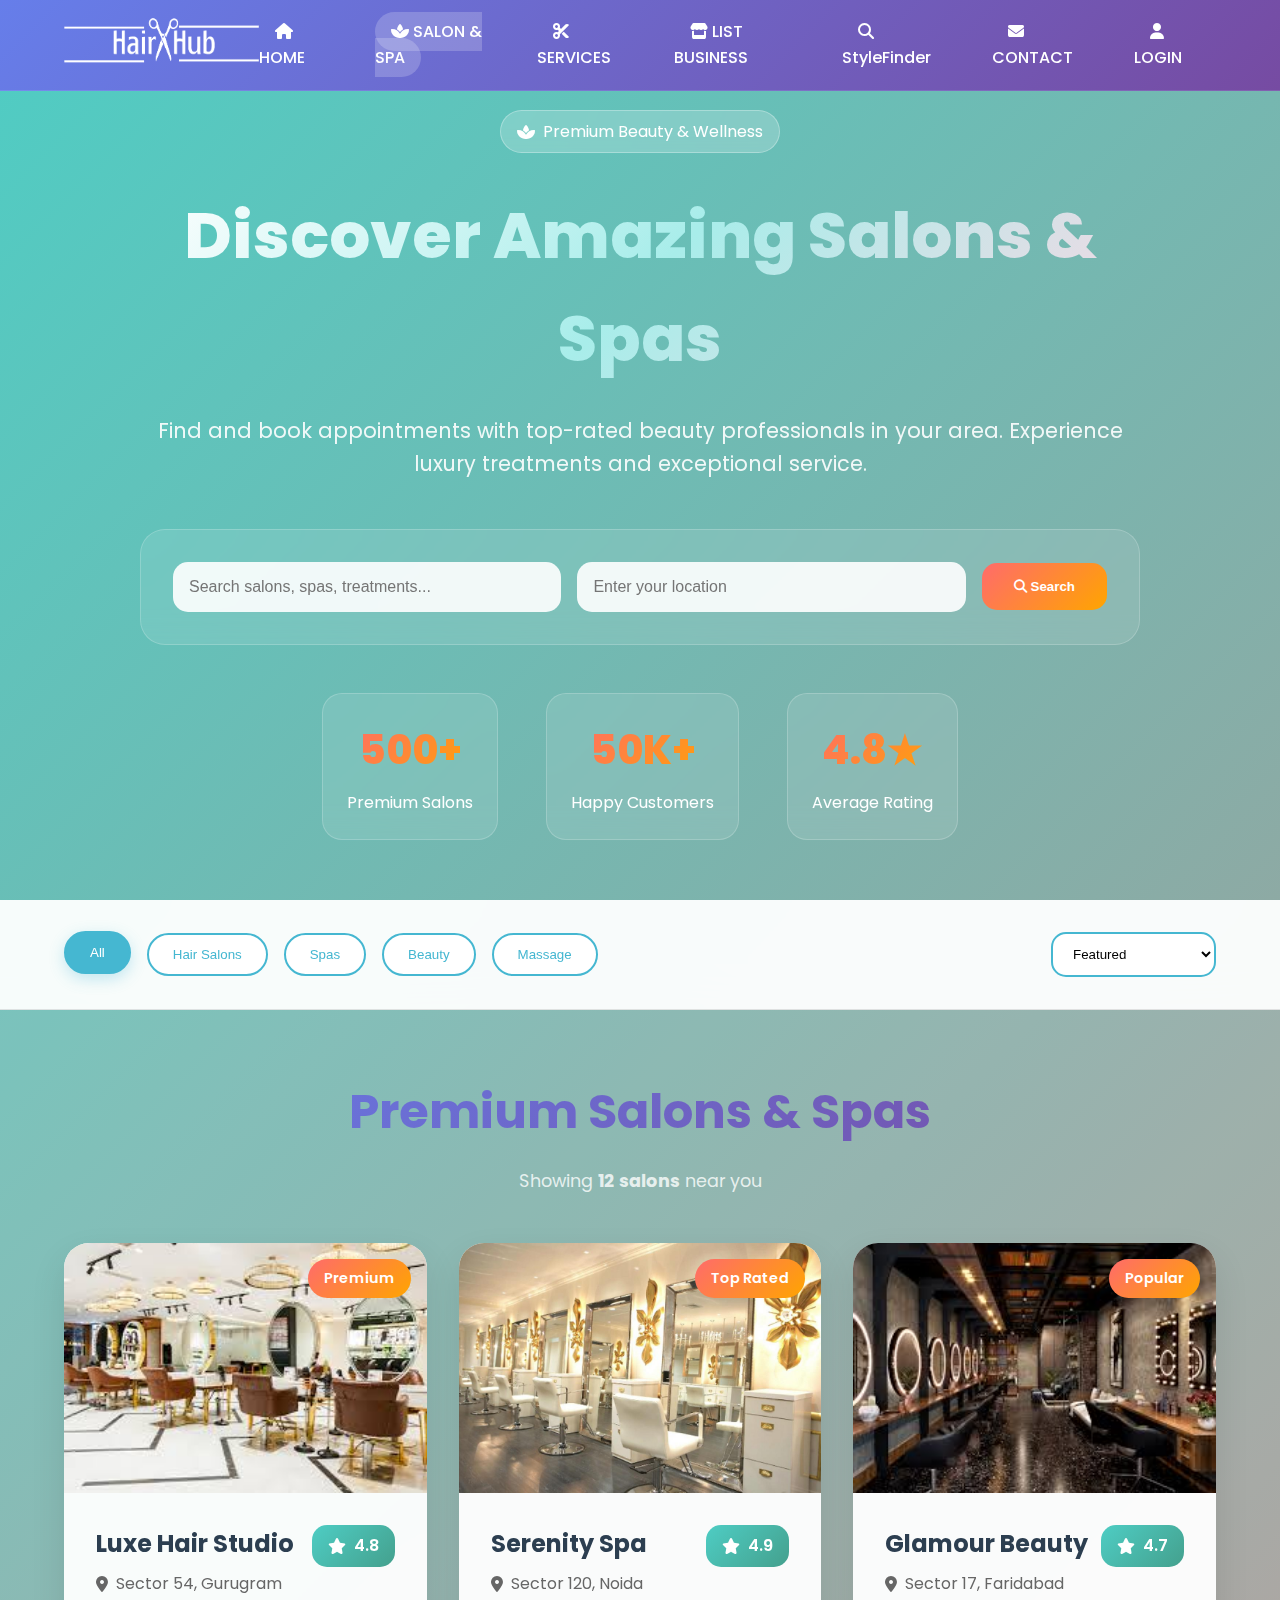
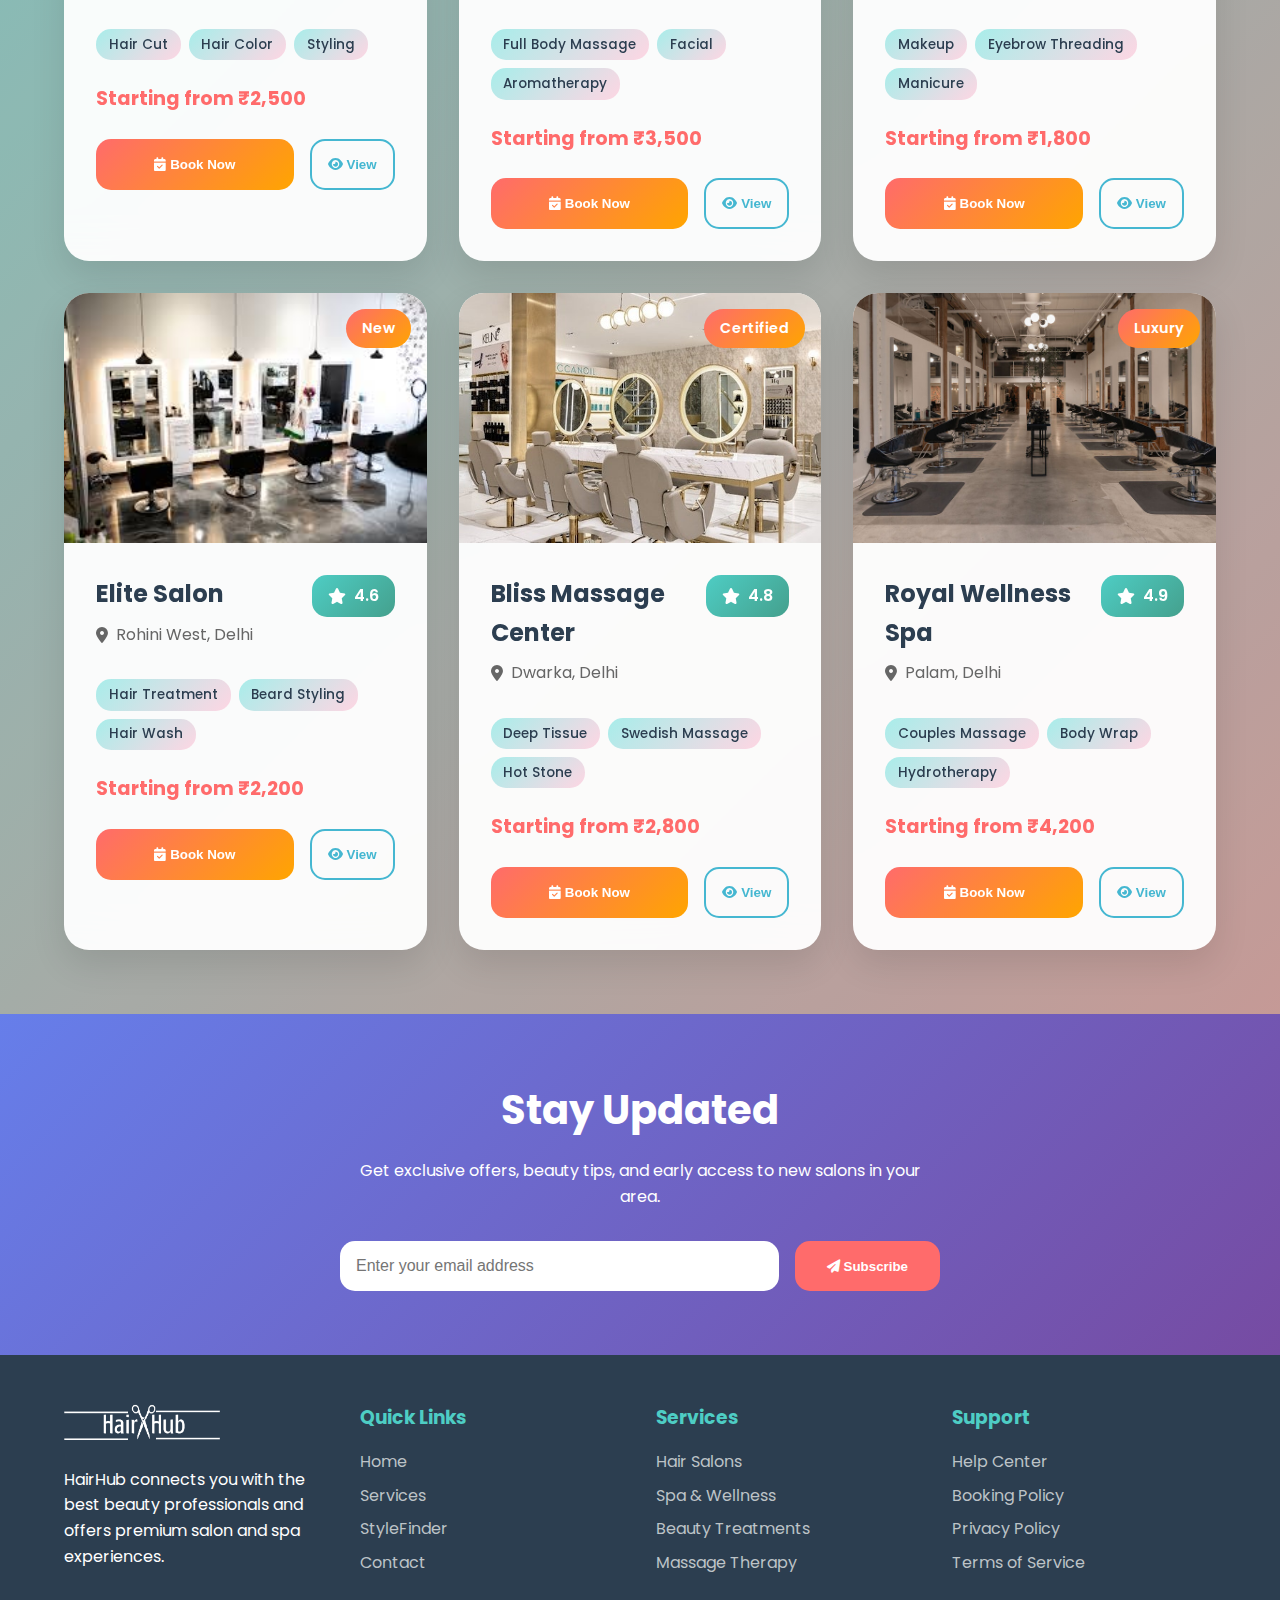
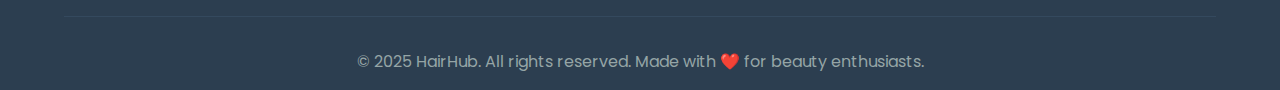
<file: Salon.html>
<!DOCTYPE html>
<html lang="en">

<head>
    <meta name="viewport" content="width=device-width, initial-scale=1.0">
    <title>Premium Salons & Spas Near You | HairHub</title>
    <link href="https://fonts.googleapis.com/css2?family=Poppins:wght@100;200;300;400;500;600;700;800&display=swap" rel="stylesheet">
    <link rel="stylesheet" href="https://cdnjs.cloudflare.com/ajax/libs/font-awesome/6.4.0/css/all.min.css">
    <style>
        * {
            margin: 0;
            padding: 0;
            box-sizing: border-box;
        }

        :root {
            --primary-color: #ff6b6b;
            --secondary-color: #4ecdc4;
            --accent-color: #45b7d1;
            --dark-color: #2c3e50;
            --light-color: #ecf0f1;
            --gradient: linear-gradient(135deg, #667eea 0%, #764ba2 100%);
            --gradient-2: linear-gradient(135deg, #ff6b6b 0%, #ffa500 100%);
            --gradient-3: linear-gradient(135deg, #4ecdc4 0%, #44a08d 100%);
            --gradient-4: linear-gradient(135deg, #a8edea 0%, #fed6e3 100%);
            --shadow: 0 15px 35px rgba(0, 0, 0, 0.1);
            --hover-shadow: 0 25px 50px rgba(0, 0, 0, 0.15);
        }

        body {
            font-family: 'Poppins', sans-serif;
            line-height: 1.6;
            color: var(--dark-color);
            overflow-x: hidden;
            background: linear-gradient(-45deg, #667eea, #764ba2, #ff6b6b, #4ecdc4);
            background-size: 400% 400%;
            animation: gradientBG 15s ease infinite;
        }

        @keyframes gradientBG {
            0% { background-position: 0% 50%; }
            50% { background-position: 100% 50%; }
            100% { background-position: 0% 50%; }
        }

        /* Header */
        .header {
            position: fixed;
            top: 0;
            left: 0;
            right: 0;
            z-index: 1000;
            background: var(--gradient);
            backdrop-filter: blur(15px);
            padding: 1rem 0;
            transition: all 0.3s ease;
            border-bottom: 1px solid rgba(255, 255, 255, 0.1);
        }

        .header.scrolled {
            background: rgba(255, 255, 255, 0.95);
            backdrop-filter: blur(20px);
            box-shadow: 0 2px 20px rgba(0, 0, 0, 0.1);
        }

        .header.scrolled nav a {
            color: var(--dark-color);
        }

        .header.scrolled .logo-shine {
            filter: brightness(1) invert(0);
        }

        .header.scrolled .hamburger span {
            background: var(--dark-color);
        }

        nav {
            display: flex;
            justify-content: space-between;
            align-items: center;
            padding: 0 5%;
        }

        .logo-shine {
            height: 50px;
            filter: brightness(0) invert(1);
            transition: all 0.3s ease;
        }

        .nav-links {
            display: flex;
            list-style: none;
            gap: 2rem;
        }

        .nav-links ul {
            display: flex;
            list-style: none;
            gap: 2rem;
        }

        .nav-links a {
            color: white;
            text-decoration: none;
            font-weight: 500;
            padding: 0.5rem 1rem;
            border-radius: 25px;
            transition: all 0.3s ease;
        }

        .nav-links a:hover,
        .nav-links a.active {
            background: rgba(255, 255, 255, 0.2);
            transform: translateY(-2px);
        }

        .hamburger {
            display: none;
            flex-direction: column;
            cursor: pointer;
            gap: 4px;
            z-index: 1001;
            padding: 5px;
        }

        .hamburger span {
            width: 25px;
            height: 3px;
            background: white;
            transition: all 0.3s ease;
            border-radius: 2px;
            transform-origin: center;
        }

        .header.scrolled .hamburger span {
            background: var(--dark-color);
        }

        /* Hamburger animation */
        .hamburger.active span:nth-child(1) {
            transform: rotate(45deg) translate(6px, 6px);
        }

        .hamburger.active span:nth-child(2) {
            opacity: 0;
            transform: scale(0);
        }

        .hamburger.active span:nth-child(3) {
            transform: rotate(-45deg) translate(6px, -6px);
        }

        /* Hero Section */
        .hero-section {
            min-height: 100vh;
            display: flex;
            align-items: center;
            justify-content: center;
            text-align: center;
            color: white;
            position: relative;
            overflow: hidden;
            padding: 100px 5% 50px;
        }

        .hero-content {
            max-width: 1000px;
            z-index: 2;
        }

        .hero-badge {
            display: inline-flex;
            align-items: center;
            gap: 0.5rem;
            background: rgba(255, 255, 255, 0.2);
            padding: 0.5rem 1rem;
            border-radius: 50px;
            margin-bottom: 2rem;
            backdrop-filter: blur(10px);
            border: 1px solid rgba(255, 255, 255, 0.3);
        }

        .hero-title {
            font-size: 4rem;
            font-weight: 800;
            margin-bottom: 1.5rem;
            background: linear-gradient(135deg, #fff 0%, #a8edea 50%, #fed6e3 100%);
            -webkit-background-clip: text;
            -webkit-text-fill-color: transparent;
            animation: slideUp 1s ease forwards;
        }

        .hero-subtitle {
            font-size: 1.3rem;
            margin-bottom: 3rem;
            opacity: 0.9;
            animation: slideUp 1s ease 0.3s forwards;
        }

        .hero-search {
            background: rgba(255, 255, 255, 0.1);
            backdrop-filter: blur(15px);
            padding: 2rem;
            border-radius: 25px;
            border: 1px solid rgba(255, 255, 255, 0.2);
            margin-bottom: 3rem;
        }

        .search-row {
            display: flex;
            gap: 1rem;
            align-items: center;
            flex-wrap: wrap;
            justify-content: center;
        }

        .search-input {
            flex: 1;
            min-width: 200px;
            padding: 1rem;
            border: none;
            border-radius: 15px;
            background: rgba(255, 255, 255, 0.9);
            font-size: 1rem;
            outline: none;
        }

        .search-btn {
            background: var(--gradient-2);
            color: white;
            border: none;
            padding: 1rem 2rem;
            border-radius: 15px;
            font-weight: 600;
            cursor: pointer;
            transition: all 0.3s ease;
        }

        .search-btn:hover {
            transform: translateY(-2px);
            box-shadow: 0 10px 25px rgba(255, 107, 107, 0.4);
        }

        /* Stats Section */
        .stats-section {
            display: flex;
            justify-content: center;
            gap: 3rem;
            margin-top: 2rem;
            flex-wrap: wrap;
        }

        .stat-item {
            text-align: center;
            padding: 1.5rem;
            background: rgba(255, 255, 255, 0.1);
            border-radius: 20px;
            backdrop-filter: blur(15px);
            border: 1px solid rgba(255, 255, 255, 0.2);
            min-width: 150px;
        }

        .stat-number {
            font-size: 2.5rem;
            font-weight: 800;
            display: block;
            margin-bottom: 0.5rem;
            background: var(--gradient-2);
            -webkit-background-clip: text;
            -webkit-text-fill-color: transparent;
        }

        /* Filter Section */
        .filter-section {
            background: rgba(255, 255, 255, 0.95);
            backdrop-filter: blur(20px);
            padding: 2rem 5%;
            position: sticky;
            top: 82px;
            z-index: 999;
            border-bottom: 1px solid rgba(0, 0, 0, 0.1);
        }

        .filter-container {
            max-width: 1400px;
            margin: 0 auto;
            display: flex;
            gap: 2rem;
            align-items: center;
            flex-wrap: wrap;
            justify-content: space-between;
        }

        .filter-group {
            display: flex;
            gap: 1rem;
            align-items: center;
        }

        .filter-btn {
            padding: 0.75rem 1.5rem;
            background: white;
            border: 2px solid var(--accent-color);
            border-radius: 25px;
            cursor: pointer;
            transition: all 0.3s ease;
            font-weight: 500;
            color: var(--accent-color);
        }

        .filter-btn.active,
        .filter-btn:hover {
            background: var(--accent-color);
            color: white;
            transform: translateY(-2px);
            box-shadow: 0 5px 15px rgba(69, 183, 209, 0.3);
        }

        .sort-select {
            padding: 0.75rem 1rem;
            border: 2px solid var(--accent-color);
            border-radius: 15px;
            background: white;
            outline: none;
            font-weight: 500;
        }

        /* Salons Grid */
        .salons-section {
            padding: 4rem 5%;
            background: rgba(255, 255, 255, 0.1);
        }

        .section-header {
            text-align: center;
            margin-bottom: 3rem;
        }

        .section-title {
            font-size: 3rem;
            font-weight: 700;
            margin-bottom: 1rem;
            background: var(--gradient);
            -webkit-background-clip: text;
            -webkit-text-fill-color: transparent;
        }

        .results-count {
            font-size: 1.1rem;
            color: rgba(255, 255, 255, 0.8);
        }

        .salons-grid {
            display: grid;
            grid-template-columns: repeat(auto-fit, minmax(320px, 1fr));
            gap: 2rem;
            max-width: 1400px;
            margin: 0 auto;
        }

        .salon-card {
            background: rgba(255, 255, 255, 0.95);
            border-radius: 25px;
            overflow: hidden;
            box-shadow: var(--shadow);
            transition: all 0.3s ease;
            position: relative;
            backdrop-filter: blur(20px);
        }

        .salon-card:hover {
            transform: translateY(-10px);
            box-shadow: var(--hover-shadow);
        }

        .salon-image-container {
            position: relative;
            height: 250px;
            overflow: hidden;
        }

        .salon-image {
            width: 100%;
            height: 100%;
            object-fit: cover;
            transition: transform 0.3s ease;
        }

        .salon-card:hover .salon-image {
            transform: scale(1.1);
        }

        .salon-badge {
            position: absolute;
            top: 1rem;
            right: 1rem;
            background: var(--gradient-2);
            color: white;
            padding: 0.5rem 1rem;
            border-radius: 20px;
            font-size: 0.9rem;
            font-weight: 600;
        }

        .salon-info {
            padding: 2rem;
        }

        .salon-header {
            display: flex;
            justify-content: space-between;
            align-items: flex-start;
            margin-bottom: 1rem;
        }

        .salon-name {
            font-size: 1.5rem;
            font-weight: 700;
            color: var(--dark-color);
            margin-bottom: 0.5rem;
        }

        .salon-rating {
            display: flex;
            align-items: center;
            gap: 0.5rem;
            background: var(--gradient-3);
            color: white;
            padding: 0.5rem 1rem;
            border-radius: 15px;
            font-weight: 600;
        }

        .salon-location {
            color: #666;
            margin-bottom: 1rem;
            display: flex;
            align-items: center;
            gap: 0.5rem;
        }

        .salon-services {
            display: flex;
            gap: 0.5rem;
            margin-bottom: 1.5rem;
            flex-wrap: wrap;
        }

        .service-tag {
            background: var(--gradient-4);
            color: var(--dark-color);
            padding: 0.3rem 0.8rem;
            border-radius: 15px;
            font-size: 0.85rem;
            font-weight: 500;
        }

        .salon-price {
            font-size: 1.2rem;
            font-weight: 700;
            color: var(--primary-color);
            margin-bottom: 1.5rem;
        }

        .salon-actions {
            display: flex;
            gap: 1rem;
        }

        .btn-primary {
            flex: 1;
            background: var(--gradient-2);
            color: white;
            border: none;
            padding: 1rem;
            border-radius: 15px;
            font-weight: 600;
            cursor: pointer;
            transition: all 0.3s ease;
        }

        .btn-secondary {
            background: transparent;
            color: var(--accent-color);
            border: 2px solid var(--accent-color);
            padding: 1rem;
            border-radius: 15px;
            font-weight: 600;
            cursor: pointer;
            transition: all 0.3s ease;
        }

        .btn-primary:hover {
            transform: translateY(-2px);
            box-shadow: 0 10px 25px rgba(255, 107, 107, 0.4);
        }

        .btn-secondary:hover {
            background: var(--accent-color);
            color: white;
        }

        /* Newsletter Section */
        .newsletter-section {
            background: var(--gradient);
            padding: 4rem 5%;
            text-align: center;
            color: white;
        }

        .newsletter-content {
            max-width: 600px;
            margin: 0 auto;
        }

        .newsletter-title {
            font-size: 2.5rem;
            font-weight: 700;
            margin-bottom: 1rem;
        }

        .newsletter-form {
            display: flex;
            gap: 1rem;
            margin-top: 2rem;
            flex-wrap: wrap;
            justify-content: center;
        }

        .newsletter-input {
            flex: 1;
            min-width: 250px;
            padding: 1rem;
            border: none;
            border-radius: 15px;
            font-size: 1rem;
            outline: none;
        }

        .newsletter-btn {
            background: var(--primary-color);
            color: white;
            border: none;
            padding: 1rem 2rem;
            border-radius: 15px;
            font-weight: 600;
            cursor: pointer;
            transition: all 0.3s ease;
        }

        /* Footer */
        .footer {
            background: var(--dark-color);
            color: white;
            padding: 3rem 5% 1rem;
        }

        .footer-content {
            display: grid;
            grid-template-columns: repeat(auto-fit, minmax(250px, 1fr));
            gap: 2rem;
            max-width: 1200px;
            margin: 0 auto;
        }

        .footer-section h3 {
            margin-bottom: 1rem;
            color: var(--secondary-color);
        }

        .footer-links {
            list-style: none;
        }

        .footer-links li {
            margin-bottom: 0.5rem;
        }

        .footer-links a {
            color: #bdc3c7;
            text-decoration: none;
            transition: color 0.3s ease;
        }

        .footer-links a:hover {
            color: var(--secondary-color);
        }

        .footer-bottom {
            text-align: center;
            margin-top: 2rem;
            padding-top: 2rem;
            border-top: 1px solid #34495e;
            color: #95a5a6;
        }

        /* Animations */
        @keyframes slideUp {
            from {
                opacity: 0;
                transform: translateY(30px);
            }
            to {
                opacity: 1;
                transform: translateY(0);
            }
        }

        @keyframes fadeInUp {
            from {
                opacity: 0;
                transform: translateY(20px);
            }
            to {
                opacity: 1;
                transform: translateY(0);
            }
        }

        /* Responsive Design */
        @media (max-width: 768px) {
            .hamburger {
                display: flex;
            }

            .nav-links {
                position: fixed;
                top: 80px;
                right: -100%;
                width: 100%;
                height: calc(100vh - 80px);
                background: var(--gradient);
                flex-direction: column;
                justify-content: flex-start;
                align-items: center;
                padding-top: 2rem;
                transition: right 0.3s ease;
            }

            .nav-links ul {
                flex-direction: column;
                gap: 1rem;
                width: 100%;
                text-align: center;
            }

            .nav-links.active {
                right: 0;
            }

            .hero-title {
                font-size: 2.5rem;
            }

            .search-row {
                flex-direction: column;
            }

            .stats-section {
                flex-direction: column;
                gap: 1rem;
            }

            .filter-container {
                flex-direction: column;
                gap: 1rem;
            }

            .salons-grid {
                grid-template-columns: 1fr;
            }

            .newsletter-form {
                flex-direction: column;
            }

            .filter-btn {
                padding: 0.6rem 1rem; /* Reduced padding for mobile */
                font-size: 0.9rem;
            }
        }
    </style>
</head>

<body>
    <!-- Header -->
    <header class="header" id="header">
        <nav>
            <a href="index.html">
                <img src="images/logo web.png" class="logo-shine" alt="HairHub">
            </a>
            <div class="nav-links" id="navLinks">
                <ul>
                    <li><a href="index.html"><i class="fas fa-home"></i> HOME</a></li>
                    <li><a href="Salon.html" class="active"><i class="fas fa-spa"></i> SALON & SPA</a></li>
                    <li><a href="Services.html"><i class="fas fa-cut"></i> SERVICES</a></li>
                    <li><a href="List Your Business.html"><i class="fas fa-store"></i> LIST BUSINESS</a></li>
                    <li><a href="StyleFinder.html"><i class="fas fa-search"></i> StyleFinder</a></li>
                    <li><a href="contact.html"><i class="fas fa-envelope"></i> CONTACT</a></li>
                    <li><a href="Login.html"><i class="fas fa-user"></i> LOGIN</a></li>
                </ul>
            </div>
            <div class="hamburger" onclick="toggleMenu()" id="hamburger">
                <span></span>
                <span></span>
                <span></span>
            </div>
        </nav>
    </header>

    <!-- Hero Section -->
    <section class="hero-section">
        <div class="hero-content">
            <div class="hero-badge">
                <i class="fas fa-spa"></i>
                <span>Premium Beauty & Wellness</span>
            </div>
            <h1 class="hero-title">Discover Amazing Salons & Spas</h1>
            <p class="hero-subtitle">
                Find and book appointments with top-rated beauty professionals in your area. 
                Experience luxury treatments and exceptional service.
            </p>

            <div class="hero-search">
                <div class="search-row">
                    <input type="text" class="search-input" placeholder="Search salons, spas, treatments..." id="searchInput">
                    <input type="text" class="search-input" placeholder="Enter your location" id="locationInput">
                    <button class="search-btn" onclick="performSearch()">
                        <i class="fas fa-search"></i> Search
                    </button>
                </div>
            </div>

            <div class="stats-section">
                <div class="stat-item">
                    <span class="stat-number">500+</span>
                    <span class="stat-label">Premium Salons</span>
                </div>
                <div class="stat-item">
                    <span class="stat-number">50K+</span>
                    <span class="stat-label">Happy Customers</span>
                </div>
                <div class="stat-item">
                    <span class="stat-number">4.8★</span>
                    <span class="stat-label">Average Rating</span>
                </div>
            </div>
        </div>
    </section>

    <!-- Filter Section -->
    <section class="filter-section">
        <div class="filter-container">
            <div class="filter-group">
                <button class="filter-btn active" onclick="filterSalons('all')">All</button>
                <button class="filter-btn" onclick="filterSalons('salon')">Hair Salons</button>
                <button class="filter-btn" onclick="filterSalons('spa')">Spas</button>
                <button class="filter-btn" onclick="filterSalons('beauty')">Beauty</button>
                <button class="filter-btn" onclick="filterSalons('massage')">Massage</button>
            </div>
            <div class="filter-group">
                <select class="sort-select" id="sortBy">
                    <option value="featured">Featured</option>
                    <option value="rating">Highest Rated</option>
                    <option value="price-low">Price: Low to High</option>
                    <option value="price-high">Price: High to Low</option>
                </select>
            </div>
        </div>
    </section>

    <!-- Salons Section -->
    <section class="salons-section">
        <div class="section-header">
            <h2 class="section-title">Premium Salons & Spas</h2>
            <p class="results-count">Showing <strong>12 salons</strong> near you</p>
        </div>

        <div class="salons-grid" id="salonsGrid">
            <!-- Salon Card 1 -->
            <div class="salon-card" data-type="salon" data-rating="4.8" data-price="2500">
                <div class="salon-image-container">
                    <img src="images/salon1.jpeg" alt="Luxe Hair Studio" class="salon-image">
                    <div class="salon-badge">Premium</div>
                </div>
                <div class="salon-info">
                    <div class="salon-header">
                        <div>
                            <h3 class="salon-name">Luxe Hair Studio</h3>
                            <p class="salon-location">
                                <i class="fas fa-map-marker-alt"></i> Sector 54, Gurugram
                            </p>
                        </div>
                        <div class="salon-rating">
                            <i class="fas fa-star"></i> 4.8
                        </div>
                    </div>
                    <div class="salon-services">
                        <span class="service-tag">Hair Cut</span>
                        <span class="service-tag">Hair Color</span>
                        <span class="service-tag">Styling</span>
                    </div>
                    <div class="salon-price">Starting from ₹2,500</div>
                    <div class="salon-actions">
                        <button class="btn-primary" onclick="bookSalon('Luxe Hair Studio')">
                            <i class="fas fa-calendar-check"></i> Book Now
                        </button>
                        <button class="btn-secondary" onclick="viewDetails('Luxe Hair Studio')">
                            <i class="fas fa-eye"></i> View
                        </button>
                    </div>
                </div>
            </div>

            <!-- Salon Card 2 -->
            <div class="salon-card" data-type="spa" data-rating="4.9" data-price="3500">
                <div class="salon-image-container">
                    <img src="images/salon2.jpg" alt="Serenity Spa" class="salon-image">
                    <div class="salon-badge">Top Rated</div>
                </div>
                <div class="salon-info">
                    <div class="salon-header">
                        <div>
                            <h3 class="salon-name">Serenity Spa</h3>
                            <p class="salon-location">
                                <i class="fas fa-map-marker-alt"></i> Sector 120, Noida
                            </p>
                        </div>
                        <div class="salon-rating">
                            <i class="fas fa-star"></i> 4.9
                        </div>
                    </div>
                    <div class="salon-services">
                        <span class="service-tag">Full Body Massage</span>
                        <span class="service-tag">Facial</span>
                        <span class="service-tag">Aromatherapy</span>
                    </div>
                    <div class="salon-price">Starting from ₹3,500</div>
                    <div class="salon-actions">
                        <button class="btn-primary" onclick="bookSalon('Serenity Spa')">
                            <i class="fas fa-calendar-check"></i> Book Now
                        </button>
                        <button class="btn-secondary" onclick="viewDetails('Serenity Spa')">
                            <i class="fas fa-eye"></i> View
                        </button>
                    </div>
                </div>
            </div>

            <!-- Salon Card 3 -->
            <div class="salon-card" data-type="beauty" data-rating="4.7" data-price="1800">
                <div class="salon-image-container">
                    <img src="images/salon3.jpeg" alt="Glamour Beauty" class="salon-image">
                    <div class="salon-badge">Popular</div>
                </div>
                <div class="salon-info">
                    <div class="salon-header">
                        <div>
                            <h3 class="salon-name">Glamour Beauty</h3>
                            <p class="salon-location">
                                <i class="fas fa-map-marker-alt"></i> Sector 17, Faridabad
                            </p>
                        </div>
                        <div class="salon-rating">
                            <i class="fas fa-star"></i> 4.7
                        </div>
                    </div>
                    <div class="salon-services">
                        <span class="service-tag">Makeup</span>
                        <span class="service-tag">Eyebrow Threading</span>
                        <span class="service-tag">Manicure</span>
                    </div>
                    <div class="salon-price">Starting from ₹1,800</div>
                    <div class="salon-actions">
                        <button class="btn-primary" onclick="bookSalon('Glamour Beauty')">
                            <i class="fas fa-calendar-check"></i> Book Now
                        </button>
                        <button class="btn-secondary" onclick="viewDetails('Glamour Beauty')">
                            <i class="fas fa-eye"></i> View
                        </button>
                    </div>
                </div>
            </div>

            <!-- Salon Card 4 -->
            <div class="salon-card" data-type="salon" data-rating="4.6" data-price="2200">
                <div class="salon-image-container">
                    <img src="images/salon4.jpeg" alt="Elite Salon" class="salon-image">
                    <div class="salon-badge">New</div>
                </div>
                <div class="salon-info">
                    <div class="salon-header">
                        <div>
                            <h3 class="salon-name">Elite Salon</h3>
                            <p class="salon-location">
                                <i class="fas fa-map-marker-alt"></i> Rohini West, Delhi
                            </p>
                        </div>
                        <div class="salon-rating">
                            <i class="fas fa-star"></i> 4.6
                        </div>
                    </div>
                    <div class="salon-services">
                        <span class="service-tag">Hair Treatment</span>
                        <span class="service-tag">Beard Styling</span>
                        <span class="service-tag">Hair Wash</span>
                    </div>
                    <div class="salon-price">Starting from ₹2,200</div>
                    <div class="salon-actions">
                        <button class="btn-primary" onclick="bookSalon('Elite Salon')">
                            <i class="fas fa-calendar-check"></i> Book Now
                        </button>
                        <button class="btn-secondary" onclick="viewDetails('Elite Salon')">
                            <i class="fas fa-eye"></i> View
                        </button>
                    </div>
                </div>
            </div>

            <!-- Salon Card 5 -->
            <div class="salon-card" data-type="massage" data-rating="4.8" data-price="2800">
                <div class="salon-image-container">
                    <img src="images/salon5.jpeg" alt="Bliss Massage Center" class="salon-image">
                    <div class="salon-badge">Certified</div>
                </div>
                <div class="salon-info">
                    <div class="salon-header">
                        <div>
                            <h3 class="salon-name">Bliss Massage Center</h3>
                            <p class="salon-location">
                                <i class="fas fa-map-marker-alt"></i> Dwarka, Delhi
                            </p>
                        </div>
                        <div class="salon-rating">
                            <i class="fas fa-star"></i> 4.8
                        </div>
                    </div>
                    <div class="salon-services">
                        <span class="service-tag">Deep Tissue</span>
                        <span class="service-tag">Swedish Massage</span>
                        <span class="service-tag">Hot Stone</span>
                    </div>
                    <div class="salon-price">Starting from ₹2,800</div>
                    <div class="salon-actions">
                        <button class="btn-primary" onclick="bookSalon('Bliss Massage Center')">
                            <i class="fas fa-calendar-check"></i> Book Now
                        </button>
                        <button class="btn-secondary" onclick="viewDetails('Bliss Massage Center')">
                            <i class="fas fa-eye"></i> View
                        </button>
                    </div>
                </div>
            </div>

            <!-- Salon Card 6 -->
            <div class="salon-card" data-type="spa" data-rating="4.9" data-price="4200">
                <div class="salon-image-container">
                    <img src="images/salon6.jpg" alt="Royal Wellness Spa" class="salon-image">
                    <div class="salon-badge">Luxury</div>
                </div>
                <div class="salon-info">
                    <div class="salon-header">
                        <div>
                            <h3 class="salon-name">Royal Wellness Spa</h3>
                            <p class="salon-location">
                                <i class="fas fa-map-marker-alt"></i> Palam, Delhi
                            </p>
                        </div>
                        <div class="salon-rating">
                            <i class="fas fa-star"></i> 4.9
                        </div>
                    </div>
                    <div class="salon-services">
                        <span class="service-tag">Couples Massage</span>
                        <span class="service-tag">Body Wrap</span>
                        <span class="service-tag">Hydrotherapy</span>
                    </div>
                    <div class="salon-price">Starting from ₹4,200</div>
                    <div class="salon-actions">
                        <button class="btn-primary" onclick="bookSalon('Royal Wellness Spa')">
                            <i class="fas fa-calendar-check"></i> Book Now
                        </button>
                        <button class="btn-secondary" onclick="viewDetails('Royal Wellness Spa')">
                            <i class="fas fa-eye"></i> View
                        </button>
                    </div>
                </div>
            </div>
        </div>
    </section>

    <!-- Newsletter Section -->
    <section class="newsletter-section">
        <div class="newsletter-content">
            <h2 class="newsletter-title">Stay Updated</h2>
            <p>Get exclusive offers, beauty tips, and early access to new salons in your area.</p>
            <form class="newsletter-form" onsubmit="subscribeNewsletter(event)">
                <input type="email" class="newsletter-input" placeholder="Enter your email address" required>
                <button type="submit" class="newsletter-btn">
                    <i class="fas fa-paper-plane"></i> Subscribe
                </button>
            </form>
        </div>
    </section>

    <!-- Footer -->
    <footer class="footer">
        <div class="footer-content">
            <div class="footer-section">
                <img src="images/logo web.png" alt="HairHub" style="height: 40px; filter: brightness(0) invert(1); margin-bottom: 1rem;">
                <p>HairHub connects you with the best beauty professionals and offers premium salon and spa experiences.</p>
            </div>
            <div class="footer-section">
                <h3>Quick Links</h3>
                <ul class="footer-links">
                    <li><a href="index.html">Home</a></li>
                    <li><a href="Services.html">Services</a></li>
                    <li><a href="StyleFinder.html">StyleFinder</a></li>
                    <li><a href="contact.html">Contact</a></li>
                </ul>
            </div>
            <div class="footer-section">
                <h3>Services</h3>
                <ul class="footer-links">
                    <li><a href="#">Hair Salons</a></li>
                    <li><a href="#">Spa & Wellness</a></li>
                    <li><a href="#">Beauty Treatments</a></li>
                    <li><a href="#">Massage Therapy</a></li>
                </ul>
            </div>
            <div class="footer-section">
                <h3>Support</h3>
                <ul class="footer-links">
                    <li><a href="#">Help Center</a></li>
                    <li><a href="#">Booking Policy</a></li>
                    <li><a href="#">Privacy Policy</a></li>
                    <li><a href="#">Terms of Service</a></li>
                </ul>
            </div>
        </div>
        <div class="footer-bottom">
            <p>&copy; 2025 HairHub. All rights reserved. Made with ❤️ for beauty enthusiasts.</p>
        </div>
    </footer>

    <script>
        // Toggle mobile menu
        function toggleMenu() {
            const navLinks = document.getElementById("navLinks");
            const hamburger = document.getElementById("hamburger");
            if (navLinks && hamburger) {
                navLinks.classList.toggle("active");
                hamburger.classList.toggle("active");
            }
        }

        // Filter salons
        function filterSalons(type) {
            const cards = document.querySelectorAll('.salon-card');
            const buttons = document.querySelectorAll('.filter-btn');
            
            // Update active button
            buttons.forEach(btn => btn.classList.remove('active'));
            event.target.classList.add('active');
            
            // Filter cards
            let visibleCount = 0;
            cards.forEach(card => {
                if (type === 'all' || card.dataset.type === type) {
                    card.style.display = 'block';
                    card.style.animation = 'fadeInUp 0.6s ease forwards';
                    visibleCount++;
                } else {
                    card.style.display = 'none';
                }
            });
            
            // Update count
            document.querySelector('.results-count').innerHTML = `Showing <strong>${visibleCount} salons</strong> near you`;
        }

        // Search functionality
        function performSearch() {
            const searchTerm = document.getElementById('searchInput').value.toLowerCase();
            const location = document.getElementById('locationInput').value.toLowerCase();
            
            if (searchTerm || location) {
                alert(`Searching for: ${searchTerm || 'All services'} in ${location || 'Current location'}`);
            } else {
                alert('Please enter search criteria');
            }
        }

        // Book salon
        function bookSalon(salonName) {
            const button = event.target;
            const originalText = button.innerHTML;
            button.innerHTML = '<i class="fas fa-spinner fa-spin"></i> Booking...';
            button.disabled = true;

            setTimeout(() => {
                button.innerHTML = originalText;
                button.disabled = false;
                alert(`Booking confirmed for ${salonName}! You'll receive a confirmation email shortly.`);
            }, 2000);
        }

        // View details
        function viewDetails(salonName) {
            alert(`Opening detailed view for ${salonName}`);
        }

        // Newsletter subscription
        function subscribeNewsletter(event) {
            event.preventDefault();
            const button = event.target.querySelector('.newsletter-btn');
            const input = event.target.querySelector('.newsletter-input');
            const originalText = button.innerHTML;

            button.innerHTML = '<i class="fas fa-spinner fa-spin"></i> Subscribing...';
            button.disabled = true;

            setTimeout(() => {
                button.innerHTML = '<i class="fas fa-check"></i> Subscribed!';
                input.value = '';
                
                setTimeout(() => {
                    button.innerHTML = originalText;
                    button.disabled = false;
                }, 2000);
            }, 1500);
        }

        // Scroll effects
        window.addEventListener('scroll', function() {
            const header = document.getElementById('header');
            if (window.scrollY > 50) {
                header.classList.add('scrolled');
            } else {
                header.classList.remove('scrolled');
            }
        });

        // Sort functionality
        document.getElementById('sortBy').addEventListener('change', function() {
            const sortBy = this.value;
            const container = document.getElementById('salonsGrid');
            const cards = Array.from(container.children);

            cards.sort((a, b) => {
                switch (sortBy) {
                    case 'rating':
                        return parseFloat(b.dataset.rating) - parseFloat(a.dataset.rating);
                    case 'price-low':
                        return parseInt(a.dataset.price) - parseInt(b.dataset.price);
                    case 'price-high':
                        return parseInt(b.dataset.price) - parseInt(a.dataset.price);
                    default:
                        return 0;
                }
            });

            cards.forEach(card => container.appendChild(card));
        });
    </script>
</body>

</html>
</file>
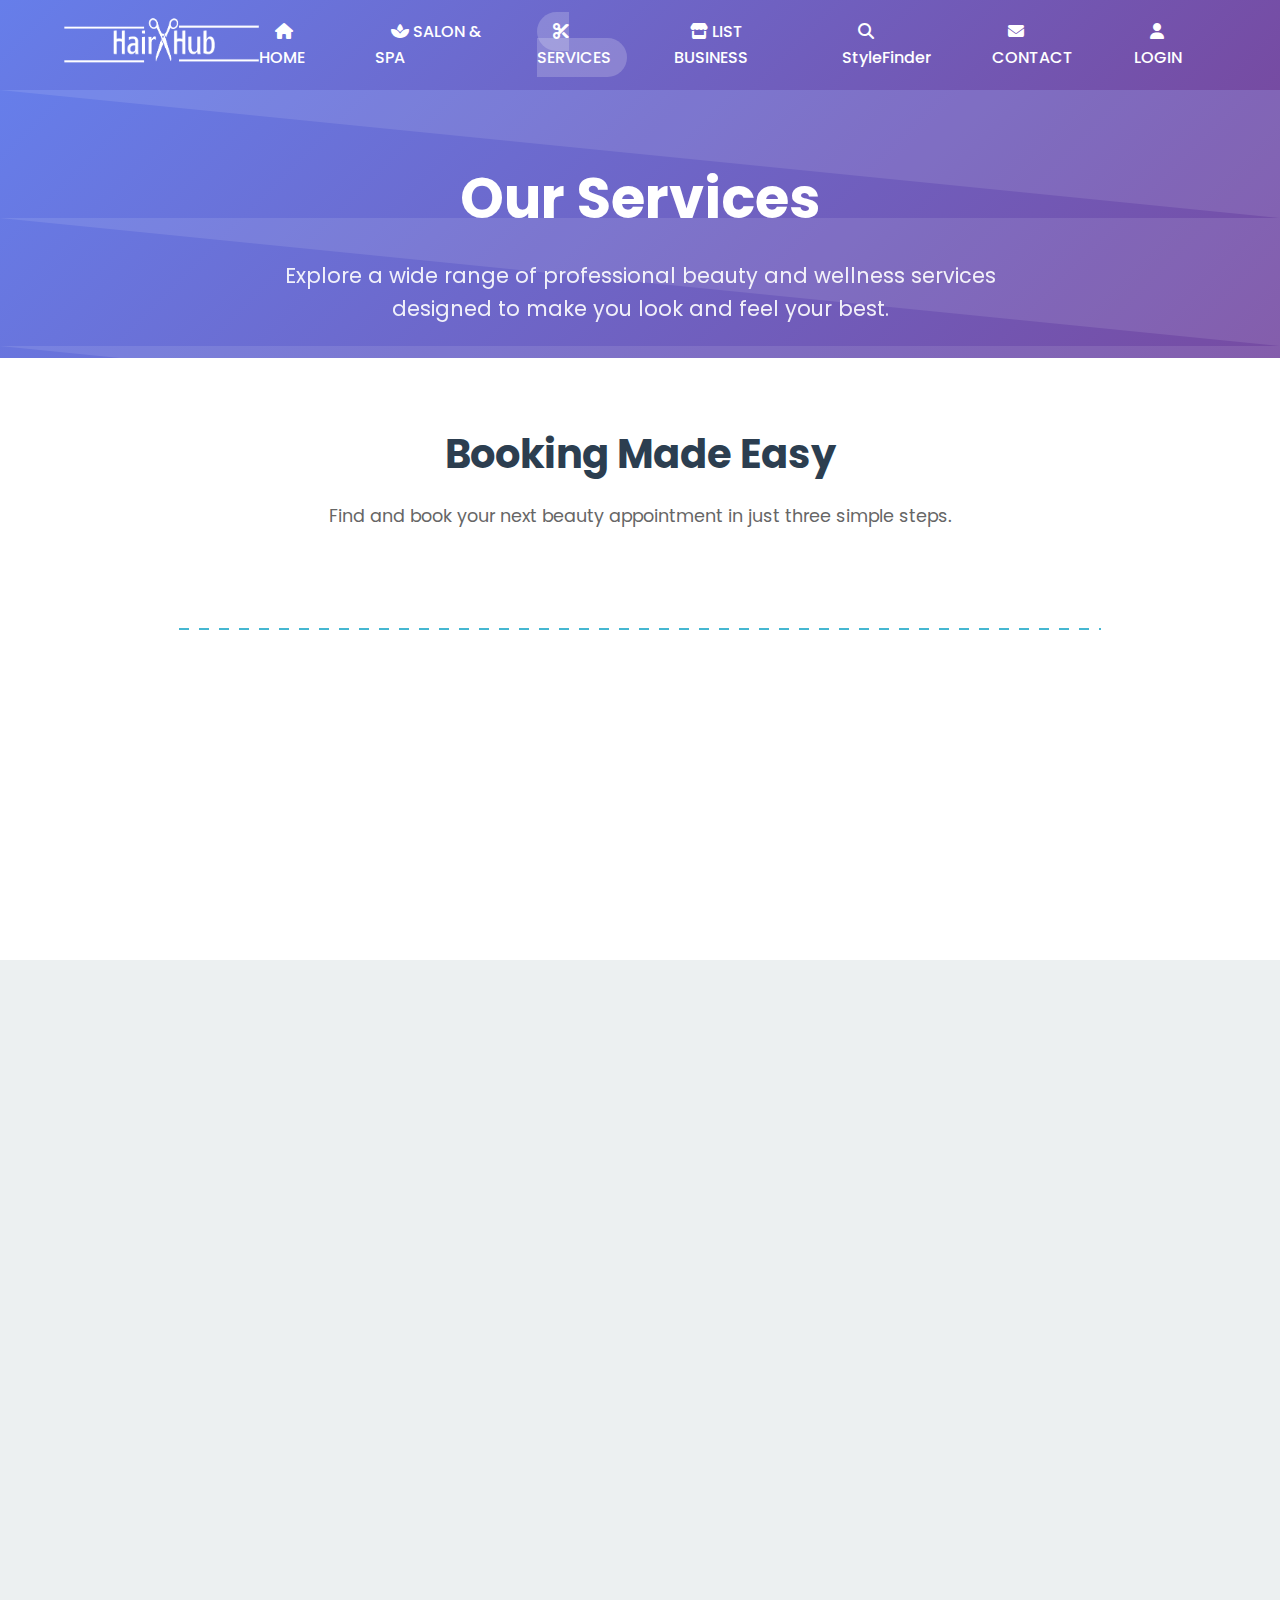
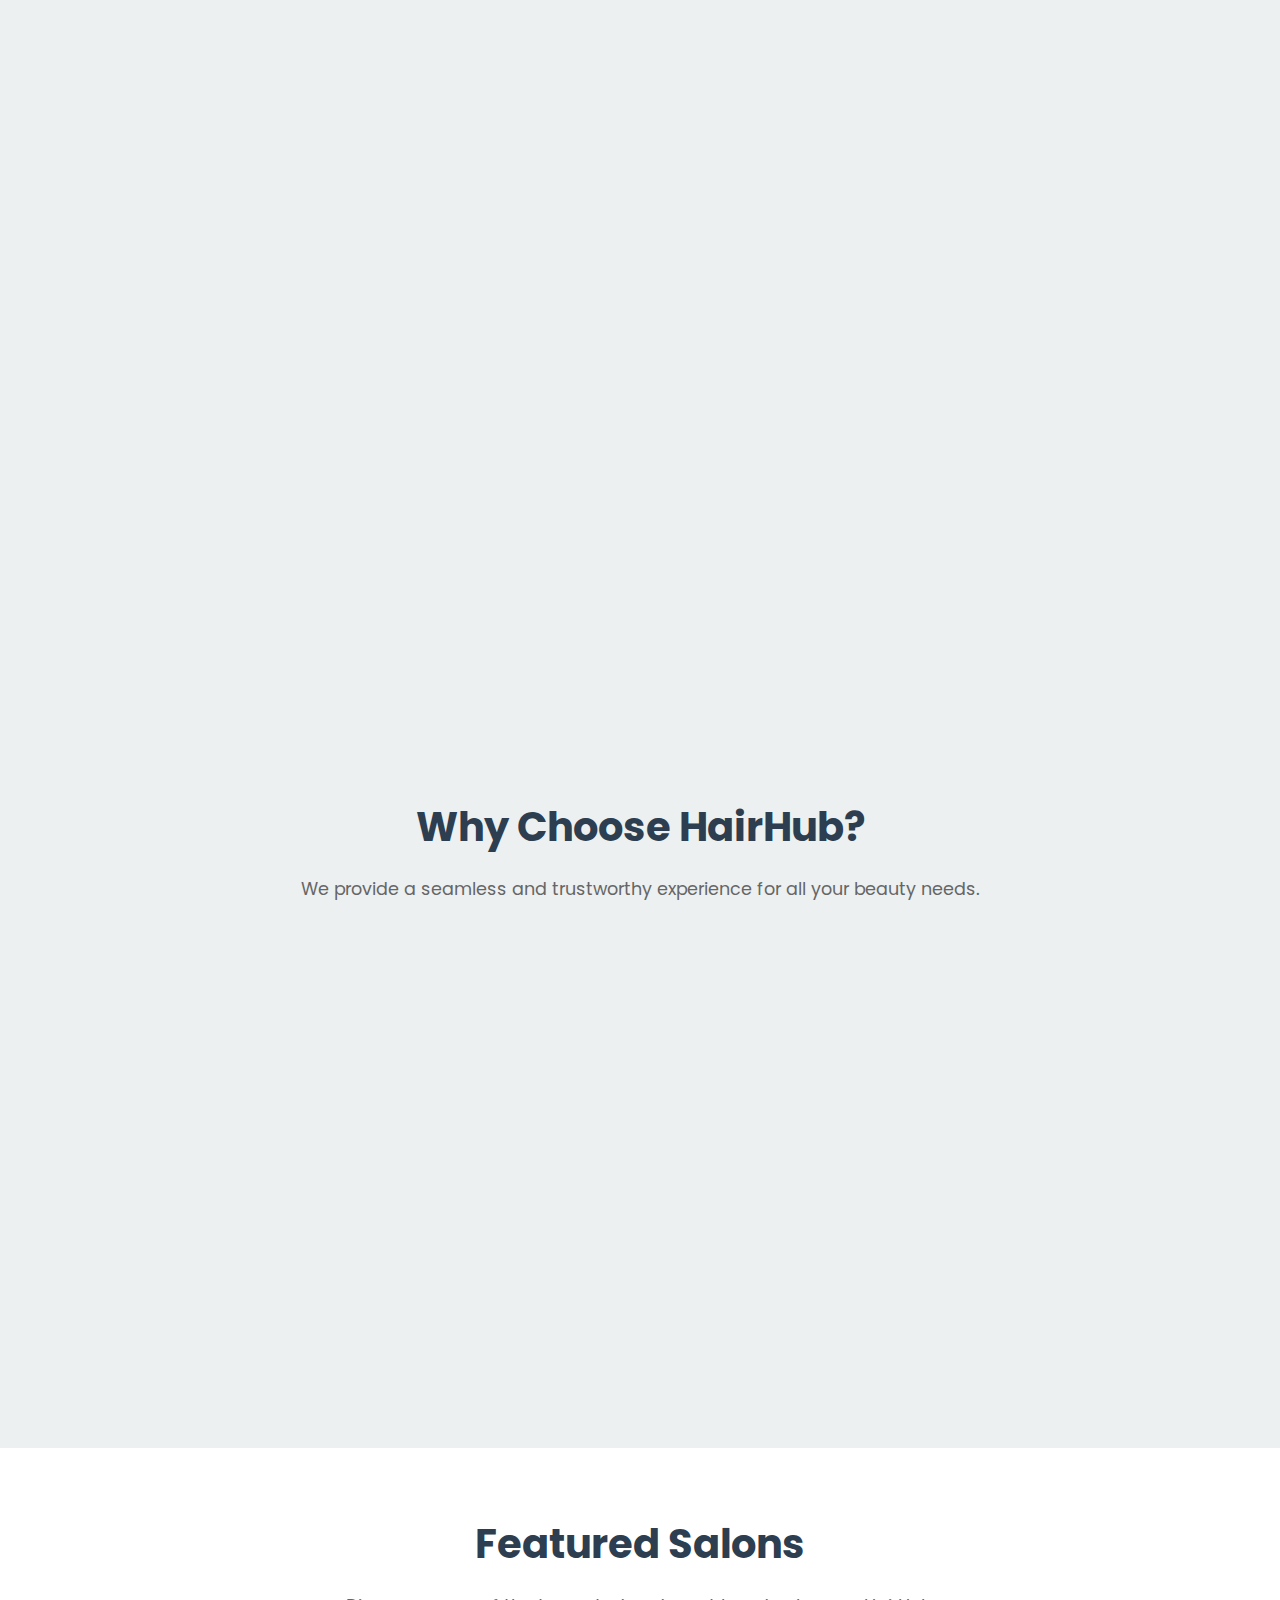
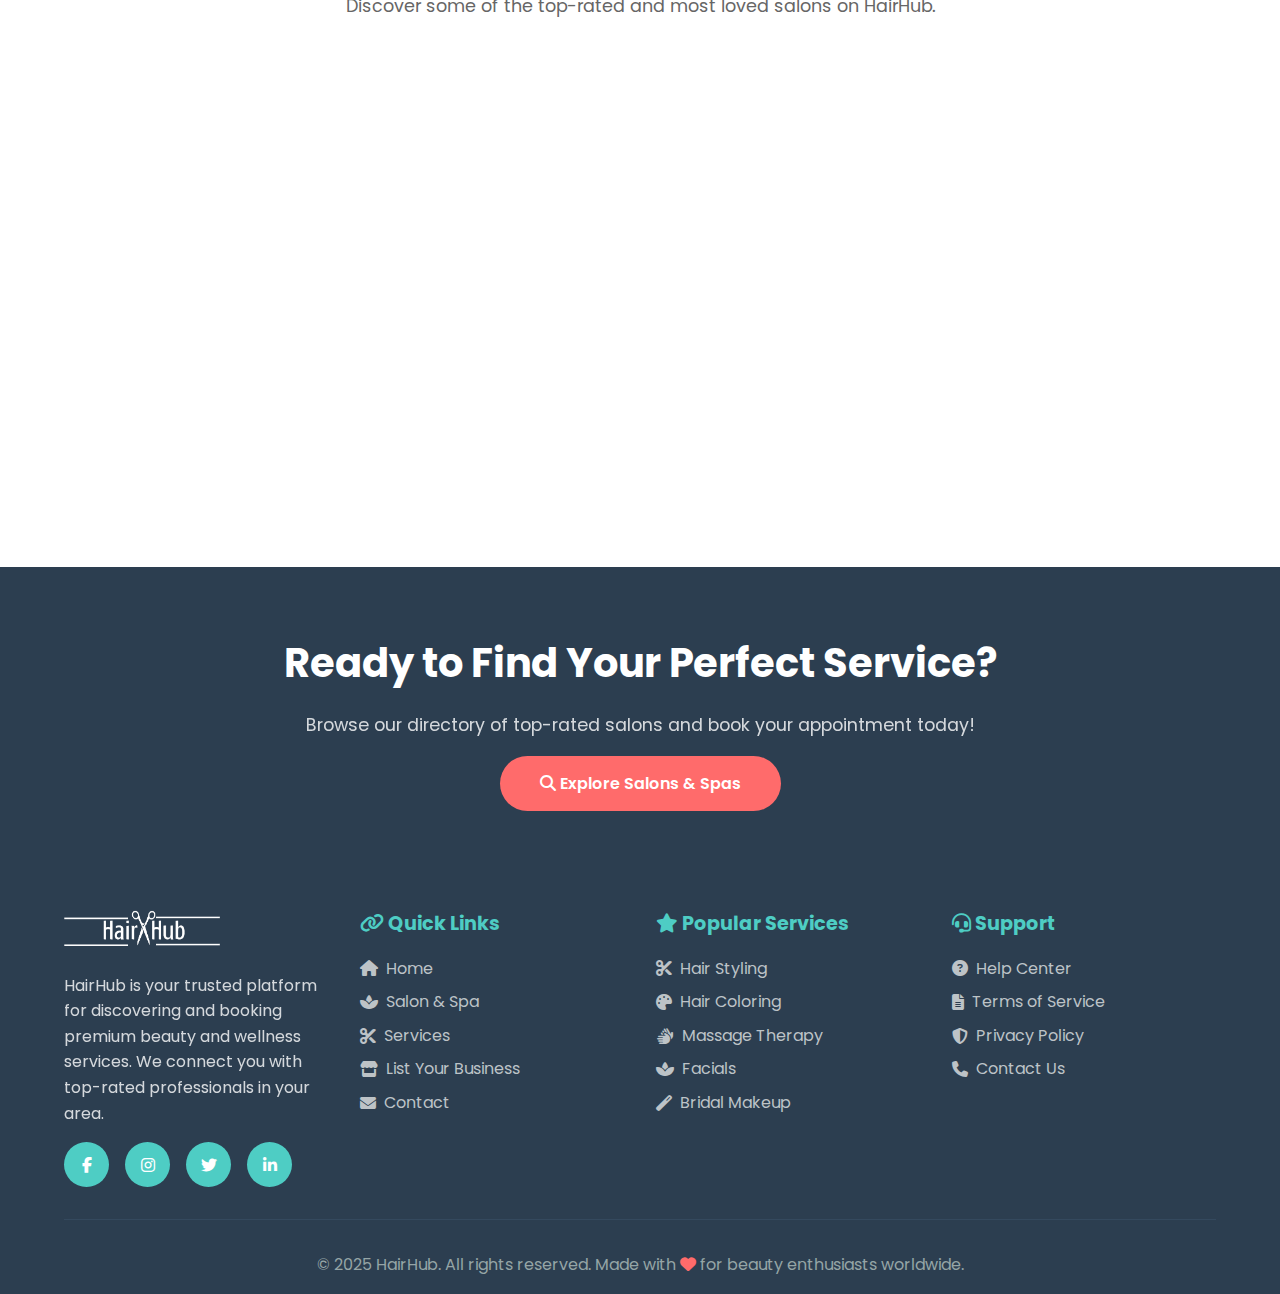
<file: Services.html>
<!DOCTYPE html>
<html lang="en">

<head>
    <meta charset="UTF-8">
    <meta name="viewport" content="width=device-width, initial-scale=1.0">
    <title>Our Services - Hair Styling, Spa, Massage & More | HairHub</title>
    <link href="https://fonts.googleapis.com/css2?family=Poppins:wght@100;200;300;400;500;600;700;800&display=swap"
        rel="stylesheet">
    <link rel="stylesheet" href="https://cdnjs.cloudflare.com/ajax/libs/font-awesome/6.4.0/css/all.min.css">
    <style>
        * {
            margin: 0;
            padding: 0;
            box-sizing: border-box;
        }

        :root {
            --primary-color: #ff6b6b;
            --secondary-color: #4ecdc4;
            --accent-color: #45b7d1;
            --dark-color: #2c3e50;
            --light-color: #ecf0f1;
            --gradient: linear-gradient(135deg, #667eea 0%, #764ba2 100%);
            --gradient-2: linear-gradient(135deg, #ff6b6b 0%, #ffa500 100%);
            --gradient-3: linear-gradient(135deg, #4ecdc4 0%, #44a08d 100%);
            --shadow: 0 10px 30px rgba(0, 0, 0, 0.1);
            --hover-shadow: 0 20px 40px rgba(0, 0, 0, 0.15);
        }

        body {
            font-family: 'Poppins', sans-serif;
            line-height: 1.6;
            color: var(--dark-color);
            overflow-x: hidden;
            background: var(--light-color);
        }

        /* Header & Navigation */
        .header {
            background: var(--gradient);
            padding: 1rem 5%;
            position: sticky;
            top: 0;
            z-index: 1001;
        }

        nav {
            display: flex;
            justify-content: space-between;
            align-items: center;
        }

        .logo-shine {
            height: 50px;
            filter: brightness(0) invert(1);
            transition: transform 0.3s ease;
        }

        .logo-shine:hover {
            transform: scale(1.1);
        }

        .nav-links ul {
            display: flex;
            list-style: none;
            gap: 2rem;
        }

        .nav-links a {
            color: white;
            text-decoration: none;
            font-weight: 500;
            padding: 0.5rem 1rem;
            border-radius: 25px;
            transition: all 0.3s ease;
        }

        .nav-links a:hover,
        .nav-links a.active {
            background: rgba(255, 255, 255, 0.2);
            transform: translateY(-2px);
        }

        .hamburger {
            display: none;
            flex-direction: column;
            cursor: pointer;
            gap: 4px;
        }

        .hamburger span {
            width: 25px;
            height: 3px;
            background: white;
            transition: 0.3s;
        }

        /* Page Title Section */
        .page-title {
            background: var(--gradient);
            padding: 4rem 5% 2rem;
            text-align: center;
            color: white;
            position: relative;
            overflow: hidden;
        }

        .page-title::before {
            content: '';
            position: absolute;
            top: 0;
            left: 0;
            right: 0;
            bottom: 0;
            background: url('data:image/svg+xml,<svg xmlns="http://www.w3.org/2000/svg" viewBox="0 0 1000 100" fill="rgba(255,255,255,0.1)"><polygon points="0,0 1000,100 1000,0"/></svg>');
            pointer-events: none;
        }

        .page-title h1 {
            font-size: 3.5rem;
            margin-bottom: 1rem;
            animation: slideUp 1s ease forwards;
        }

        .page-title p {
            font-size: 1.3rem;
            opacity: 0.9;
            max-width: 800px;
            margin: 0 auto;
            animation: slideUp 1s ease 0.3s forwards;
        }

        /* Section Titles */
        .section-title {
            text-align: center;
            font-size: 2.5rem;
            font-weight: 700;
            margin-bottom: 1rem;
            color: var(--dark-color);
        }

        .section-subtitle {
            text-align: center;
            font-size: 1.1rem;
            color: #666;
            margin-bottom: 3rem;
            max-width: 800px;
            margin-left: auto;
            margin-right: auto;
        }

        /* How It Works Section */
        .how-it-works-section {
            padding: 4rem 5%;
            background: white;
        }

        .how-it-works-container {
            max-width: 1200px;
            margin: 0 auto;
        }

        .steps-grid {
            display: grid;
            grid-template-columns: repeat(auto-fit, minmax(300px, 1fr));
            gap: 2rem;
            position: relative;
        }

        .steps-grid::before {
            content: '';
            position: absolute;
            top: 50px;
            left: 10%;
            right: 10%;
            height: 2px;
            background: repeating-linear-gradient(90deg, var(--accent-color), var(--accent-color) 10px, transparent 10px, transparent 20px);
            z-index: 0;
        }

        .step-card {
            background: white;
            padding: 2rem;
            text-align: center;
            position: relative;
            z-index: 1;
        }

        .step-number {
            width: 40px;
            height: 40px;
            background: var(--accent-color);
            color: white;
            border-radius: 50%;
            display: flex;
            align-items: center;
            justify-content: center;
            font-weight: 700;
            margin: 0 auto 1rem;
            border: 4px solid white;
        }

        .step-icon {
            font-size: 2.5rem;
            color: var(--primary-color);
            margin-bottom: 1rem;
        }

        .step-title {
            font-size: 1.3rem;
            font-weight: 600;
            margin-bottom: 0.5rem;
        }

        .step-description {
            color: #666;
        }

        /* Why Choose Us Section */
        .why-choose-us-section {
            padding: 4rem 5%;
            background: var(--light-color);
        }

        .why-choose-us-container {
            max-width: 1200px;
            margin: 0 auto;
        }

        .benefits-grid {
            display: grid;
            grid-template-columns: repeat(auto-fit, minmax(250px, 1fr));
            gap: 2rem;
        }

        /* Services Showcase Section */
        .services-showcase {
            padding: 4rem 5%;
        }

        .services-container {
            max-width: 1400px;
            margin: 0 auto;
        }

        .services-grid {
            display: grid;
            grid-template-columns: repeat(auto-fit, minmax(350px, 1fr));
            gap: 2rem;
        }

        .service-category-card {
            background: white;
            border-radius: 20px;
            padding: 2.5rem;
            text-align: center;
            box-shadow: var(--shadow);
            transition: all 0.3s ease;
            border-top: 4px solid var(--primary-color);
            display: flex;
            flex-direction: column;
        }

        .service-category-card:hover {
            transform: translateY(-10px);
            box-shadow: var(--hover-shadow);
        }

        .category-icon {
            width: 80px;
            height: 80px;
            background: var(--gradient-2);
            border-radius: 50%;
            display: flex;
            align-items: center;
            justify-content: center;
            margin: 0 auto 1.5rem;
            color: white;
            font-size: 2.5rem;
            transition: transform 0.3s ease;
        }

        .service-category-card:hover .category-icon {
            transform: scale(1.1) rotate(10deg);
        }

        .category-title {
            font-size: 1.5rem;
            font-weight: 700;
            margin-bottom: 1rem;
            color: var(--dark-color);
        }

        .category-description {
            color: #666;
            margin-bottom: 1.5rem;
            flex-grow: 1;
        }

        .example-services {
            list-style: none;
            margin-bottom: 2rem;
            padding: 1rem;
            background: var(--light-color);
            border-radius: 15px;
            text-align: left;
        }

        .example-services li {
            margin-bottom: 0.5rem;
            display: flex;
            align-items: center;
            gap: 0.5rem;
            color: var(--dark-color);
        }

        .example-services li .fa-check {
            color: var(--secondary-color);
        }

        .category-btn {
            background: var(--secondary-color);
            color: white;
            text-decoration: none;
            padding: 0.8rem 2rem;
            border-radius: 25px;
            font-weight: 600;
            transition: all 0.3s ease;
            display: inline-block;
            margin-top: auto;
        }

        .category-btn:hover {
            background: #45a49a;
            transform: translateY(-2px);
            box-shadow: 0 5px 15px rgba(78, 205, 196, 0.4);
        }

        /* Featured Salons Section */
        .featured-salons-section {
            padding: 4rem 5%;
            background: white;
        }

        .featured-salons-container {
            max-width: 1400px;
            margin: 0 auto;
        }

        .salons-grid {
            display: grid;
            grid-template-columns: repeat(auto-fit, minmax(350px, 1fr));
            gap: 2rem;
        }

        .salon-card {
            background: white;
            border-radius: 20px;
            overflow: hidden;
            box-shadow: var(--shadow);
            transition: all 0.3s ease;
        }

        .salon-card:hover {
            transform: translateY(-10px);
            box-shadow: var(--hover-shadow);
        }

        .salon-image {
            width: 100%;
            height: 220px;
            object-fit: cover;
        }

        .salon-info {
            padding: 1.5rem;
        }

        .salon-name {
            font-size: 1.3rem;
            font-weight: 600;
            margin-bottom: 0.5rem;
        }

        .salon-location {
            color: #666;
            margin-bottom: 1rem;
        }

        .salon-rating .fas.fa-star {
            color: #ffd700;
        }

        /* CTA Section */
        .cta-section {
            background: var(--dark-color);
            color: white;
            padding: 4rem 5%;
            text-align: center;
        }

        .cta-title {
            font-size: 2.5rem;
            margin-bottom: 1rem;
        }

        .cta-subtitle {
            font-size: 1.1rem;
            margin-bottom: 2rem;
            opacity: 0.8;
        }

        .cta-btn {
            background: var(--primary-color);
            color: white;
            text-decoration: none;
            padding: 1rem 2.5rem;
            border-radius: 30px;
            font-weight: 600;
            transition: all 0.3s ease;
        }

        .cta-btn:hover {
            background: #ff5252;
            transform: translateY(-3px);
            box-shadow: 0 10px 25px rgba(255, 107, 107, 0.4);
        }

        /* Footer */
        .footer {
            background: var(--dark-color);
            color: white;
            padding: 3rem 5% 1rem;
        }

        .footer-content {
            display: grid;
            grid-template-columns: repeat(auto-fit, minmax(250px, 1fr));
            gap: 2rem;
            max-width: 1200px;
            margin: 0 auto;
        }

        .footer-section h3 {
            margin-bottom: 1rem;
            color: var(--secondary-color);
            font-size: 1.2rem;
        }

        .footer-section p {
            line-height: 1.6;
            opacity: 0.8;
            margin-bottom: 1rem;
        }

        .footer-links {
            list-style: none;
        }

        .footer-links li {
            margin-bottom: 0.5rem;
        }

        .footer-links a {
            color: #bdc3c7;
            text-decoration: none;
            transition: all 0.3s ease;
            display: flex;
            align-items: center;
            gap: 0.5rem;
        }

        .footer-links a:hover {
            color: var(--secondary-color);
            transform: translateX(5px);
        }

        .social-links {
            display: flex;
            gap: 1rem;
            margin-top: 1rem;
        }

        .social-link {
            width: 45px;
            height: 45px;
            background: var(--secondary-color);
            border-radius: 50%;
            display: flex;
            align-items: center;
            justify-content: center;
            color: white;
            transition: all 0.3s ease;
            text-decoration: none;
        }

        .social-link:hover {
            transform: translateY(-3px);
            background: var(--primary-color);
            box-shadow: 0 5px 15px rgba(255, 107, 107, 0.4);
        }

        .footer-bottom {
            text-align: center;
            margin-top: 2rem;
            padding-top: 2rem;
            border-top: 1px solid #34495e;
            color: #95a5a6;
        }

        /* Animations */
        @keyframes slideUp {
            to {
                opacity: 1;
                transform: translateY(0);
            }

            from {
                opacity: 0;
                transform: translateY(30px);
            }
        }

        /* Responsive Design */
        @media (max-width: 768px) {
            .hamburger {
                display: flex;
            }

            .nav-links {
                position: fixed;
                top: 80px;
                right: -100%;
                width: 100%;
                height: calc(100vh - 80px);
                background: var(--gradient);
                flex-direction: column;
                justify-content: flex-start;
                align-items: center;
                padding-top: 2rem;
                transition: right 0.3s ease;
            }

            .nav-links ul {
                flex-direction: column;
                gap: 1rem;
                width: 100%;
                text-align: center;
            }

            .nav-links.active {
                right: 0;
            }

            .page-title h1 {
                font-size: 2.5rem;
            }

            .services-grid {
                grid-template-columns: 1fr;
            }

            .steps-grid::before {
                display: none;
            }
        }

        @media (max-width: 480px) {
            .page-title h1 {
                font-size: 2rem;
            }

            .service-category-card {
                padding: 1.5rem;
            }
        }
    </style>
</head>

<body>
    <!-- Header -->
    <header class="header">
        <nav>
            <a href="index.html">
                <img src="images/logo web.png" class="logo-shine" alt="HairHub">
            </a>
            <div class="nav-links" id="navLinks">
                <ul>
                    <li><a href="index.html"><i class="fas fa-home"></i> HOME</a></li>
                    <li><a href="Salon.html"><i class="fas fa-spa"></i> SALON & SPA</a></li>
                    <li><a href="Services.html" class="active"><i class="fas fa-cut"></i> SERVICES</a></li>
                    <li><a href="List Your Business.html"><i class="fas fa-store"></i> LIST BUSINESS</a></li>
                    <li><a href="StyleFinder.html"><i class="fas fa-search"></i> StyleFinder</a></li>
                    <li><a href="contact.html"><i class="fas fa-envelope"></i> CONTACT</a></li>
                    <li><a href="Login.html"><i class="fas fa-user"></i> LOGIN</a></li>
                </ul>
            </div>
            <div class="hamburger" id="hamburger" onclick="toggleMenu()">
                <span></span>
                <span></span>
                <span></span>
            </div>
        </nav>
    </header>

    <!-- Page Title -->
    <section class="page-title">
        <h1>Our Services</h1>
        <p>Explore a wide range of professional beauty and wellness services designed to make you look and feel your
            best.</p>
    </section>

    <!-- How It Works Section -->
    <section class="how-it-works-section">
        <div class="how-it-works-container">
            <h2 class="section-title">Booking Made Easy</h2>
            <p class="section-subtitle">Find and book your next beauty appointment in just three simple steps.</p>
            <div class="steps-grid">
                <!-- Step 1 -->
                <div class="step-card">
                    <div class="step-number">1</div>
                    <div class="step-icon"><i class="fas fa-search"></i></div>
                    <h3 class="step-title">Explore Services</h3>
                    <p class="step-description">Browse our extensive catalog of beauty and wellness services to find exactly what you need.</p>
                </div>
                <!-- Step 2 -->
                <div class="step-card">
                    <div class="step-number">2</div>
                    <div class="step-icon"><i class="fas fa-store"></i></div>
                    <h3 class="step-title">Find Your Salon</h3>
                    <p class="step-description">Select from top-rated salons and spas in your area with verified reviews and photos.</p>
                </div>
                <!-- Step 3 -->
                <div class="step-card">
                    <div class="step-number">3</div>
                    <div class="step-icon"><i class="fas fa-calendar-check"></i></div>
                    <h3 class="step-title">Book & Relax</h3>
                    <p class="step-description">Choose your preferred time, book instantly, and get ready to be pampered.</p>
                </div>
            </div>
        </div>
    </section>

    <!-- Services Showcase -->
    <section class="services-showcase">
        <div class="services-container">
            <div class="services-grid">
                <!-- Hair Styling & Cuts -->
                <div class="service-category-card">
                    <div class="category-icon"><i class="fas fa-cut"></i></div>
                    <h3 class="category-title">Hair Styling & Cuts</h3>
                    <p class="category-description">From classic cuts to modern styles, our expert stylists are here to
                        create your perfect look.</p>
                    <ul class="example-services">
                        <li><i class="fas fa-check"></i> Men's & Women's Haircuts</li>
                        <li><i class="fas fa-check"></i> Blowouts & Styling</li>
                        <li><i class="fas fa-check"></i> Updos & Special Occasions</li>
                        <li><i class="fas fa-check"></i> Beard Trims & Shaves</li>
                    </ul>
                    <a href="Salon.html" class="category-btn">Find Stylists</a>
                </div>

                <!-- Hair Coloring -->
                <div class="service-category-card">
                    <div class="category-icon"><i class="fas fa-palette"></i></div>
                    <h3 class="category-title">Hair Coloring</h3>
                    <p class="category-description">Transform your look with vibrant colors, from subtle highlights to
                        bold new shades.</p>
                    <ul class="example-services">
                        <li><i class="fas fa-check"></i> Global Hair Color</li>
                        <li><i class="fas fa-check"></i> Highlights & Lowlights</li>
                        <li><i class="fas fa-check"></i> Balayage & Ombre</li>
                        <li><i class="fas fa-check"></i> Root Touch-ups</li>
                    </ul>
                    <a href="Salon.html" class="category-btn">Find Colorists</a>
                </div>

                <!-- Hair Treatments -->
                <div class="service-category-card">
                    <div class="category-icon"><i class="fas fa-leaf"></i></div>
                    <h3 class="category-title">Hair Treatments</h3>
                    <p class="category-description">Revitalize and nourish your hair with our range of professional
                        treatments.</p>
                    <ul class="example-services">
                        <li><i class="fas fa-check"></i> Keratin & Smoothening</li>
                        <li><i class="fas fa-check"></i> Deep Conditioning & Hair Spa</li>
                        <li><i class="fas fa-check"></i> Anti-Dandruff Treatments</li>
                        <li><i class="fas fa-check"></i> Organic Hair Care</li>
                    </ul>
                    <a href="Salon.html" class="category-btn">Find Specialists</a>
                </div>

                <!-- Spa & Wellness -->
                <div class="service-category-card">
                    <div class="category-icon"><i class="fas fa-spa"></i></div>
                    <h3 class="category-title">Spa & Wellness</h3>
                    <p class="category-description">Relax and rejuvenate your mind and body with our luxurious spa
                        services.</p>
                    <ul class="example-services">
                        <li><i class="fas fa-check"></i> Rejuvenating Facials</li>
                        <li><i class="fas fa-check"></i> Body Wraps & Scrubs</li>
                        <li><i class="fas fa-check"></i> Aromatherapy</li>
                        <li><i class="fas fa-check"></i> Manicures & Pedicures</li>
                    </ul>
                    <a href="Salon.html" class="category-btn">Find Spas</a>
                </div>

                <!-- Massage Therapy -->
                <div class="service-category-card">
                    <div class="category-icon"><i class="fas fa-hands"></i></div>
                    <h3 class="category-title">Massage Therapy</h3>
                    <p class="category-description">Relieve stress and tension with our therapeutic massage services
                        from certified professionals.</p>
                    <ul class="example-services">
                        <li><i class="fas fa-check"></i> Swedish & Deep Tissue</li>
                        <li><i class="fas fa-check"></i> Hot Stone Massage</li>
                        <li><i class="fas fa-check"></i> Sports Massage</li>
                        <li><i class="fas fa-check"></i> Couples Massage</li>
                    </ul>
                    <a href="Salon.html" class="category-btn">Find Therapists</a>
                </div>

                <!-- Makeup & Beauty -->
                <div class="service-category-card">
                    <div class="category-icon"><i class="fas fa-magic"></i></div>
                    <h3 class="category-title">Makeup & Beauty</h3>
                    <p class="category-description">Get ready for any occasion with professional makeup artistry and
                        beauty enhancements.</p>
                    <ul class="example-services">
                        <li><i class="fas fa-check"></i> Bridal & Party Makeup</li>
                        <li><i class="fas fa-check"></i> Eyelash Extensions</li>
                        <li><i class="fas fa-check"></i> Eyebrow Shaping & Tinting</li>
                        <li><i class="fas fa-check"></i> Airbrush Makeup</li>
                    </ul>
                    <a href="Salon.html" class="category-btn">Find Artists</a>
                </div>
            </div>
        </div>
    </section>

    <!-- Why Choose Us Section -->
    <section class="why-choose-us-section">
        <div class="why-choose-us-container">
            <h2 class="section-title">Why Choose HairHub?</h2>
            <p class="section-subtitle">We provide a seamless and trustworthy experience for all your beauty needs.</p>
            <div class="benefits-grid">
                <div class="service-category-card">
                    <div class="category-icon"><i class="fas fa-check-circle"></i></div>
                    <h3 class="category-title">Verified Professionals</h3>
                    <p class="category-description">Every salon and professional on our platform is thoroughly vetted for quality and hygiene.</p>
                </div>
                <div class="service-category-card">
                    <div class="category-icon"><i class="fas fa-brain"></i></div>
                    <h3 class="category-title">AI StyleFinder</h3>
                    <p class="category-description">Use our cutting-edge AI to discover hairstyles and colors that perfectly suit you.</p>
                </div>
                <div class="service-category-card">
                    <div class="category-icon"><i class="fas fa-tags"></i></div>
                    <h3 class="category-title">Exclusive Deals</h3>
                    <p class="category-description">Access special offers, discounts, and packages you won't find anywhere else.</p>
                </div>
                <div class="service-category-card">
                    <div class="category-icon"><i class="fas fa-calendar-alt"></i></div>
                    <h3 class="category-title">Seamless Booking</h3>
                    <p class="category-description">Book your appointments 24/7 in just a few clicks, with instant confirmations.</p>
                </div>
            </div>
        </div>
    </section>

    <!-- Featured Salons Section -->
    <section class="featured-salons-section">
        <div class="featured-salons-container">
            <h2 class="section-title">Featured Salons</h2>
            <p class="section-subtitle">Discover some of the top-rated and most loved salons on HairHub.</p>
            <div class="salons-grid">
                <!-- Featured Salon 1 -->
                <div class="salon-card">
                    <img src="images/salon1.jpeg" alt="XO Studio" class="salon-image">
                    <div class="salon-info">
                        <h3 class="salon-name">XO Studio</h3>
                        <p class="salon-location"><i class="fas fa-map-marker-alt"></i> Sec 54 Gurugram</p>
                        <div class="salon-rating">
                            <i class="fas fa-star"></i> 4.8 (210 Reviews)
                        </div>
                        <a href="Salon.html" class="category-btn">View Details</a>
                    </div>
                </div>
                <!-- Featured Salon 2 -->
                <div class="salon-card">
                    <img src="images/salon3.jpeg" alt="Glamour Salon" class="salon-image">
                    <div class="salon-info">
                        <h3 class="salon-name">Glamour Salon</h3>
                        <p class="salon-location"><i class="fas fa-map-marker-alt"></i> Sec 17 Faridabad</p>
                        <div class="salon-rating">
                            <i class="fas fa-star"></i> 4.9 (150 Reviews)
                        </div>
                        <a href="Salon.html" class="category-btn">View Details</a>
                    </div>
                </div>
                <!-- Featured Salon 3 -->
                <div class="salon-card">
                    <img src="images/salon5.jpeg" alt="Antheia Makeovers" class="salon-image">
                    <div class="salon-info">
                        <h3 class="salon-name">Antheia Makeovers</h3>
                        <p class="salon-location"><i class="fas fa-map-marker-alt"></i> Sec 15 Dwarka</p>
                        <div class="salon-rating">
                            <i class="fas fa-star"></i> 5.0 (98 Reviews)
                        </div>
                        <a href="Salon.html" class="category-btn">View Details</a>
                    </div>
                </div>
            </div>
        </div>
    </section>

    <!-- CTA Section -->
    <section class="cta-section">
        <h2 class="cta-title">Ready to Find Your Perfect Service?</h2>
        <p class="cta-subtitle">Browse our directory of top-rated salons and book your appointment today!</p>
        <a href="Salon.html" class="cta-btn">
            <i class="fas fa-search"></i> Explore Salons & Spas
        </a>
    </section>

    <!-- Footer -->
    <footer class="footer">
        <div class="footer-content">
            <!-- Company Info -->
            <div class="footer-section">
                <div class="footer-logo">
                    <img src="images/logo web.png" alt="HairHub"
                        style="height: 40px; filter: brightness(0) invert(1); margin-bottom: 1rem;">
                </div>
                <p>HairHub is your trusted platform for discovering and booking premium beauty and wellness services. We
                    connect you with top-rated professionals in your area.</p>
                <div class="social-links">
                    <a href="#" class="social-link" aria-label="Facebook"><i class="fab fa-facebook-f"></i></a>
                    <a href="#" class="social-link" aria-label="Instagram"><i class="fab fa-instagram"></i></a>
                    <a href="#" class="social-link" aria-label="Twitter"><i class="fab fa-twitter"></i></a>
                    <a href="#" class="social-link" aria-label="LinkedIn"><i class="fab fa-linkedin-in"></i></a>
                </div>
            </div>

            <!-- Quick Links -->
            <div class="footer-section">
                <h3><i class="fas fa-link"></i> Quick Links</h3>
                <ul class="footer-links">
                    <li><a href="index.html"><i class="fas fa-home"></i> Home</a></li>
                    <li><a href="Salon.html"><i class="fas fa-spa"></i> Salon & Spa</a></li>
                    <li><a href="Services.html"><i class="fas fa-cut"></i> Services</a></li>
                    <li><a href="List Your Business.html"><i class="fas fa-store"></i> List Your Business</a></li>
                    <li><a href="contact.html"><i class="fas fa-envelope"></i> Contact</a></li>
                </ul>
            </div>

            <!-- Popular Services -->
            <div class="footer-section">
                <h3><i class="fas fa-star"></i> Popular Services</h3>
                <ul class="footer-links">
                    <li><a href="#"><i class="fas fa-cut"></i> Hair Styling</a></li>
                    <li><a href="#"><i class="fas fa-palette"></i> Hair Coloring</a></li>
                    <li><a href="#"><i class="fas fa-hands"></i> Massage Therapy</a></li>
                    <li><a href="#"><i class="fas fa-spa"></i> Facials</a></li>
                    <li><a href="#"><i class="fas fa-magic"></i> Bridal Makeup</a></li>
                </ul>
            </div>

            <!-- Support -->
            <div class="footer-section">
                <h3><i class="fas fa-headset"></i> Support</h3>
                <ul class="footer-links">
                    <li><a href="#"><i class="fas fa-question-circle"></i> Help Center</a></li>
                    <li><a href="#"><i class="fas fa-file-alt"></i> Terms of Service</a></li>
                    <li><a href="#"><i class="fas fa-shield-alt"></i> Privacy Policy</a></li>
                    <li><a href="contact.html"><i class="fas fa-phone"></i> Contact Us</a></li>
                </ul>
            </div>
        </div>

        <div class="footer-bottom">
            <p>&copy; 2025 HairHub. All rights reserved. Made with <i class="fas fa-heart"
                    style="color: var(--primary-color);"></i> for beauty enthusiasts worldwide.</p>
        </div>
    </footer>

    <script>
        // Toggle mobile menu
        function toggleMenu() {
            const navLinks = document.getElementById('navLinks');
            navLinks.classList.toggle('active');
        }

        // Close mobile menu when clicking outside
        document.addEventListener('click', function (event) {
            const navLinks = document.getElementById('navLinks');
            const hamburger = document.querySelector('.hamburger');

            if (!navLinks.contains(event.target) && !hamburger.contains(event.target)) {
                navLinks.classList.remove('active');
            }
        });

        // Animate cards on scroll
        document.addEventListener('DOMContentLoaded', function () {
            const observerOptions = {
                threshold: 0.1,
                rootMargin: '0px 0px -50px 0px'
            };

            const observer = new IntersectionObserver((entries, observer) => {
                entries.forEach(entry => {
                    if (entry.isIntersecting) {
                        entry.target.style.animation = `slideUp 0.6s ease forwards`;
                        observer.unobserve(entry.target);
                    }
                });
            }, observerOptions);

            const cards = document.querySelectorAll('.service-category-card, .step-card, .salon-card');
            cards.forEach((card, index) => {
                card.style.opacity = '0';
                card.style.transform = 'translateY(30px)';
                card.style.transition = `all 0.6s ease ${index * 0.05}s`;
                observer.observe(card);
            });
        });
    </script>
</body>

</html>
</file>
